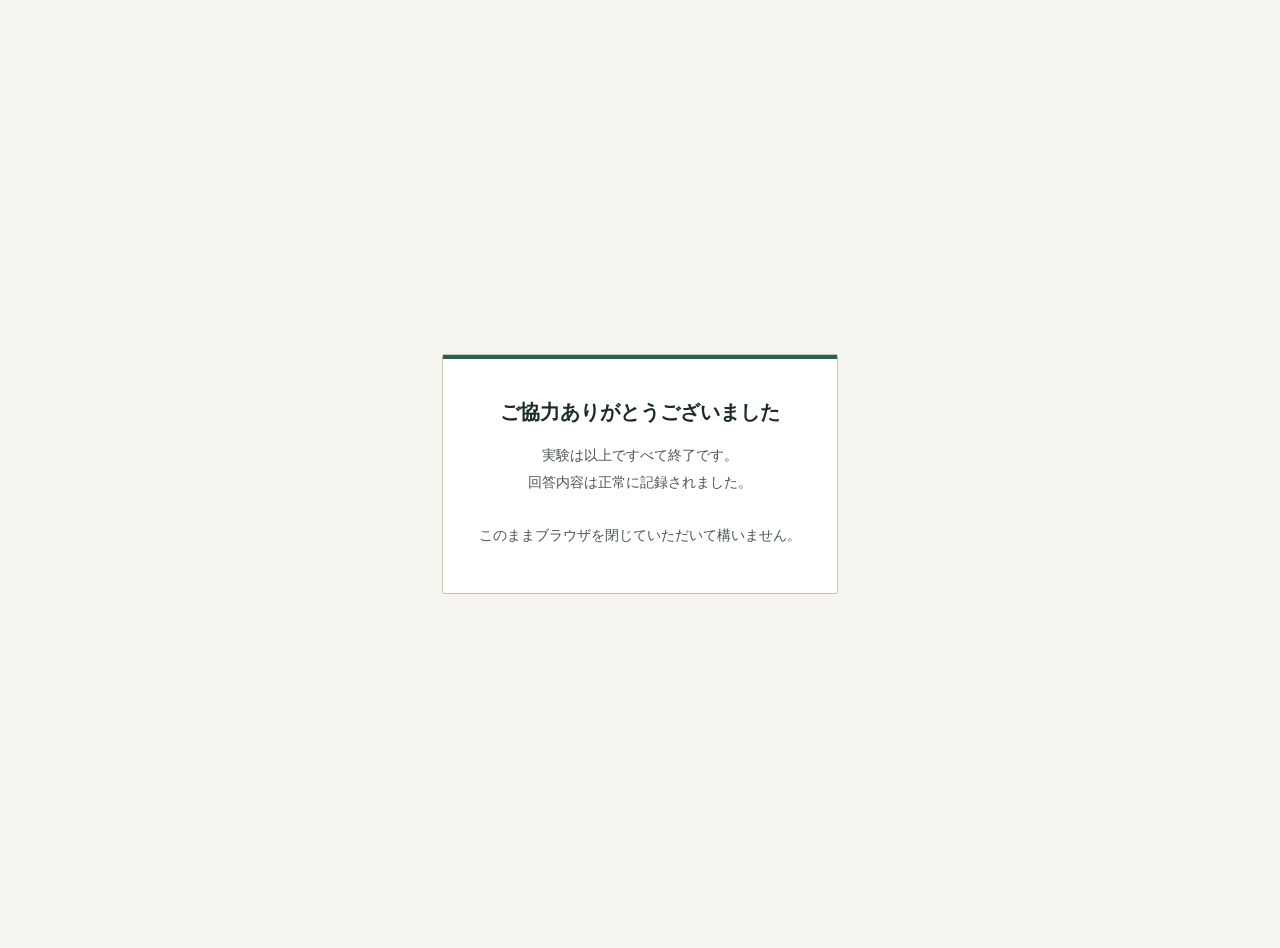
<file: complete/index.html>
<!DOCTYPE html>
<html lang="ja">
<head>
<meta charset="UTF-8">
<meta name="viewport" content="width=device-width, initial-scale=1.0">
<title>ご協力ありがとうございました</title>
<style>
  body{
    margin:0;
    min-height:100vh;
    background:#f6f4ee;
    color:#1c2b24;
    font-family:"Hiragino Sans","Yu Gothic",-apple-system,BlinkMacSystemFont,sans-serif;
    display:flex;
    align-items:center;
    justify-content:center;
    padding:24px;
  }
  .card{
    max-width:480px;
    background:#fff;
    border:1px solid #c9c2ae;
    border-radius:2px;
    padding:44px 36px;
    text-align:center;
    position:relative;
  }
  .card::before{
    content:"";
    position:absolute;
    top:0; left:0; right:0;
    height:4px;
    background:#2f5d4f;
  }
  h1{ font-size:20px; margin:0 0 16px; }
  p{ font-size:14px; line-height:1.9; color:#4b554e; margin:0; }
</style>
</head>
<body>
  <div class="card">
    <h1>ご協力ありがとうございました</h1>
    <p>
      実験は以上ですべて終了です。<br>
      回答内容は正常に記録されました。<br><br>
      このままブラウザを閉じていただいて構いません。
    </p>
  </div>
</body>
</html>
</file>
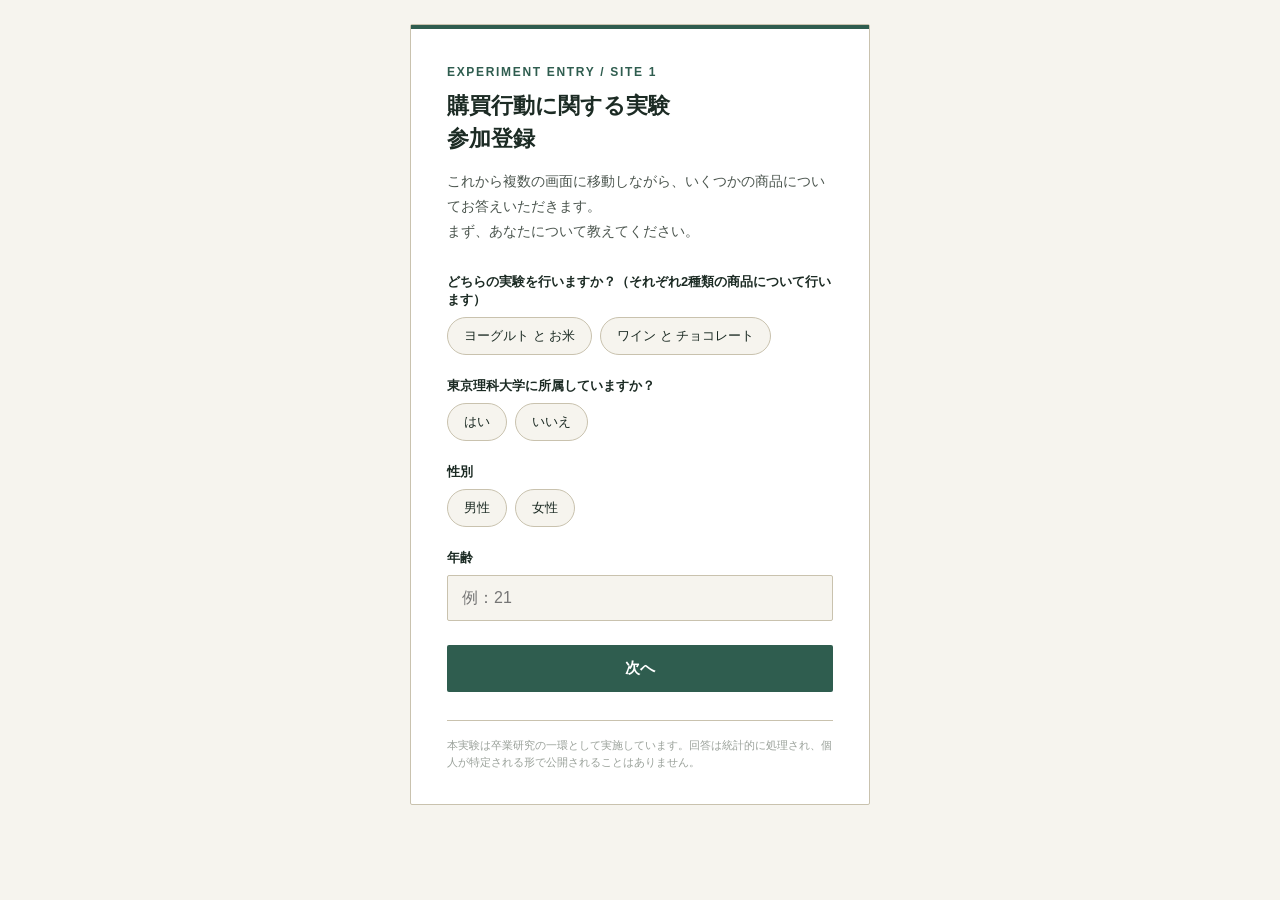
<file: site1/index.html>
<!DOCTYPE html>
<html lang="ja">
<head>
<meta charset="UTF-8">
<meta name="viewport" content="width=device-width, initial-scale=1.0">
<title>購買行動に関する実験 - 参加登録</title>
<style>
  :root{
    --ink:#1c2b24;
    --paper:#f6f4ee;
    --line:#c9c2ae;
    --accent:#2f5d4f;
    --accent-soft:#e4ece7;
    --error:#a3402f;
  }
  *{ box-sizing:border-box; }
  html,body{ min-height:100%; }
  body{
    margin:0;
    background:var(--paper);
    color:var(--ink);
    font-family:"Hiragino Sans","Yu Gothic",-apple-system,BlinkMacSystemFont,sans-serif;
    display:flex;
    align-items:flex-start;
    justify-content:center;
    padding:24px;
  }
  .card{
    width:100%;
    max-width:460px;
    background:#fff;
    border:1px solid var(--line);
    border-radius:2px;
    padding:40px 36px 32px;
    position:relative;
  }
  .card::before{
    content:"";
    position:absolute;
    top:0; left:0; right:0;
    height:4px;
    background:var(--accent);
  }
  .eyebrow{
    font-size:12px;
    letter-spacing:.14em;
    color:var(--accent);
    font-weight:600;
    margin-bottom:10px;
  }
  h1{
    font-size:22px;
    line-height:1.5;
    margin:0 0 14px;
    font-weight:700;
  }
  p.desc{
    font-size:14px;
    line-height:1.8;
    color:#4b554e;
    margin:0 0 28px;
  }
  label{
    display:block;
    font-size:13px;
    font-weight:600;
    margin-bottom:8px;
  }
  input[type="text"]{
    width:100%;
    font-size:16px;
    padding:13px 14px;
    border:1px solid var(--line);
    border-radius:2px;
    background:var(--paper);
    color:var(--ink);
    outline:none;
    transition:border-color .15s;
  }
  input[type="text"]:focus{
    border-color:var(--accent);
    background:#fff;
  }
  .hint{
    font-size:12px;
    color:#7a8279;
    margin-top:8px;
  }
  .field{ margin-top:22px; }
  .field label.q{
    display:block;
    font-size:13px;
    font-weight:600;
    margin-bottom:8px;
  }
  .radio-group{
    display:flex;
    flex-wrap:wrap;
    gap:8px;
  }
  .radio-pill{
    padding:9px 16px;
    border:1px solid var(--line);
    border-radius:20px;
    font-size:13px;
    cursor:pointer;
    background:var(--paper);
    transition:background .12s, border-color .12s, color .12s;
    user-select:none;
  }
  .radio-pill:hover{ border-color:var(--accent); }
  .radio-pill.selected{
    background:var(--accent);
    border-color:var(--accent);
    color:#fff;
    font-weight:600;
  }
  input[type="number"]{
    width:100%;
    font-size:16px;
    padding:13px 14px;
    border:1px solid var(--line);
    border-radius:2px;
    background:var(--paper);
    color:var(--ink);
    outline:none;
  }
  input[type="number"]:focus{
    border-color:var(--accent);
    background:#fff;
  }
  .flow-steps{
    margin:0 0 20px;
    padding-left:22px;
    font-size:14px;
    line-height:1.9;
    color:var(--ink);
  }
  .flow-steps li{ margin-bottom:6px; }
  .notice-box{
    background:#fbeae6;
    border:1px solid #e6c3ba;
    color:#7a3325;
    font-size:13px;
    line-height:1.8;
    padding:14px 16px;
    border-radius:2px;
    margin-bottom:24px;
  }
  button{
    width:100%;
    margin-top:24px;
    padding:14px;
    font-size:15px;
    font-weight:700;
    letter-spacing:.02em;
    border:none;
    border-radius:2px;
    background:var(--accent);
    color:#fff;
    cursor:pointer;
    transition:opacity .15s;
  }
  button:disabled{
    opacity:.55;
    cursor:not-allowed;
  }
  .msg{
    margin-top:16px;
    font-size:13px;
    line-height:1.7;
    padding:12px 14px;
    border-radius:2px;
    display:none;
  }
  .msg.error{
    display:block;
    background:#fbeae6;
    color:var(--error);
    border:1px solid #e6c3ba;
  }
  .msg.loading{
    display:block;
    background:var(--accent-soft);
    color:var(--accent);
    border:1px solid #c7d9d0;
  }
  .footer-note{
    margin-top:28px;
    font-size:11px;
    color:#9aa19a;
    line-height:1.6;
    border-top:1px solid var(--line);
    padding-top:16px;
  }
</style>
</head>
<body>

  <div class="card">
    <div class="eyebrow">EXPERIMENT ENTRY / SITE 1</div>
    <h1>購買行動に関する実験<br>参加登録</h1>
    <p class="desc">
      これから複数の画面に移動しながら、いくつかの商品についてお答えいただきます。<br>
      まず、あなたについて教えてください。
    </p>

    <form id="entryForm">
      <div class="field" style="margin-top:0;">
        <label class="q">どちらの実験を行いますか？（それぞれ2種類の商品について行います）</label>
        <div class="radio-group" data-group="pair" id="pairGroup">
          <div class="radio-pill" data-value="A">ヨーグルト と お米</div>
          <div class="radio-pill" data-value="B">ワイン と チョコレート</div>
        </div>
      </div>

      <div class="field">
        <label class="q">東京理科大学に所属していますか？</label>
        <div class="radio-group" data-group="affiliation" id="affiliationGroup">
          <div class="radio-pill" data-value="はい">はい</div>
          <div class="radio-pill" data-value="いいえ">いいえ</div>
        </div>
      </div>

      <div class="notice-box" id="rewardNotice" style="display:none;">
        <b>ご注意</b><br>
        この質問と次の入力欄は、<b>実験の報酬をお支払いするために必要な情報</b>としてお尋ねしています。それ以外の目的には使用しません。
      </div>

      <div class="field" id="field-studentId" style="display:none; margin-top:14px;">
        <label class="q" for="studentId">学籍番号</label>
        <input type="text" id="studentId" name="studentId" placeholder="例：24A1234B" autocomplete="off">
        <div class="hint">半角英数字で入力してください。</div>
      </div>

      <div class="field" id="field-email" style="display:none; margin-top:14px;">
        <label class="q" for="emailAddr">メールアドレス</label>
        <input type="text" id="emailAddr" name="emailAddr" placeholder="例：example@rikadai.jp" autocomplete="off">
        <div class="hint">報酬の受け取りに使用するメールアドレスをご入力ください。</div>
      </div>

      <div class="field">
        <label class="q">性別</label>
        <div class="radio-group" data-group="gender" id="genderGroup">
          <div class="radio-pill" data-value="男性">男性</div>
          <div class="radio-pill" data-value="女性">女性</div>
        </div>
      </div>

      <div class="field">
        <label class="q" for="age">年齢</label>
        <input type="number" id="age" min="10" max="100" placeholder="例：21">
      </div>

      <button type="submit" id="submitBtn">次へ</button>

      <div class="msg" id="msgBox"></div>
    </form>

    <div class="footer-note">
      本実験は卒業研究の一環として実施しています。回答は統計的に処理され、個人が特定される形で公開されることはありません。
    </div>
  </div>

  <div class="card" id="flowCard" style="display:none;">
    <div class="eyebrow">実験の流れ</div>
    <h1>これから行っていただく実験について</h1>

    <ol class="flow-steps">
      <li><b>アンケート</b>：商品を選ぶ際に何を重視するかを判定する質問にお答えいただきます。</li>
      <li><b>商品選択の実験</b>：2種類の商品について、実際に商品を選んでいただく実験を1セット4回、それを2財について行っていただきます。</li>
      <li><b>最後に簡単なクイズ</b>：2種類の商品それぞれについて、知識を問う簡単なクイズにお答えいただきます。</li>
    </ol>

    <div class="notice-box">
      <b>ご注意</b><br>
      本実験で提示する商品は、実際に市場に出回っている商品を参考にしていますが、価格や成分などの数値は<b>必ずしも現実の値と一致するものではありません</b>。あらかじめご了承の上、ご回答ください。
    </div>

    <button type="button" id="flowNextBtn">実験を始める</button>
  </div>

<script src="../data/config.js"></script>
<script>
  // ▼ GASデプロイ後に発行される「ウェブアプリのURL」に差し替えてください
  const GAS_URL = window.EXP_CONFIG.GAS_URL;

  // ▼ サイト2のURL（同一リポジトリ内のパスに合わせて調整してください）
  // ▼ リポジトリの絶対URL（全ページ遷移をこれ基準にすることで相対パスの事故を防ぐ）
  const BASE_URL = window.EXP_CONFIG.BASE_URL;

  const form = document.getElementById('entryForm');
  const submitBtn = document.getElementById('submitBtn');
  const msgBox = document.getElementById('msgBox');
  const idInput = document.getElementById('studentId');
  const emailInput = document.getElementById('emailAddr');
  const ageInput = document.getElementById('age');
  const genderGroup = document.getElementById('genderGroup');
  const affiliationGroup = document.getElementById('affiliationGroup');
  const rewardNotice = document.getElementById('rewardNotice');
  const fieldStudentId = document.getElementById('field-studentId');
  const fieldEmail = document.getElementById('field-email');
  let selectedGender = '';
  let selectedAffiliation = '';
  let selectedPair = '';   // 'A' = ヨーグルト＋お米 / 'B' = ワイン＋チョコレート（最初の画面で本人が選ぶ）
  const pairGroup = document.getElementById('pairGroup');
  pairGroup.querySelectorAll('.radio-pill').forEach(function(pill){
    pill.addEventListener('click', function(){
      pairGroup.querySelectorAll('.radio-pill').forEach(function(p){ p.classList.remove('selected'); });
      pill.classList.add('selected');
      selectedPair = pill.dataset.value;
    });
  });

  genderGroup.querySelectorAll('.radio-pill').forEach(function(pill){
    pill.addEventListener('click', function(){
      genderGroup.querySelectorAll('.radio-pill').forEach(function(p){ p.classList.remove('selected'); });
      pill.classList.add('selected');
      selectedGender = pill.dataset.value;
    });
  });

  affiliationGroup.querySelectorAll('.radio-pill').forEach(function(pill){
    pill.addEventListener('click', function(){
      affiliationGroup.querySelectorAll('.radio-pill').forEach(function(p){ p.classList.remove('selected'); });
      pill.classList.add('selected');
      selectedAffiliation = pill.dataset.value;

      rewardNotice.style.display = 'block';
      if(selectedAffiliation === 'はい'){
        fieldStudentId.style.display = 'block';
        fieldEmail.style.display = 'none';
        emailInput.value = '';
      } else {
        fieldEmail.style.display = 'block';
        fieldStudentId.style.display = 'none';
        idInput.value = '';
      }
    });
  });

  function showMessage(text, type){
    msgBox.textContent = text;
    msgBox.className = 'msg ' + type;
  }

  form.addEventListener('submit', function(e){
    e.preventDefault();

    if(!selectedPair){
      showMessage('どちらの実験を行うかを選択してください。', 'error');
      return;
    }
    if(!selectedAffiliation){
      showMessage('東京理科大学への所属の有無を選択してください。', 'error');
      return;
    }

    const idType = (selectedAffiliation === 'はい') ? 'studentId' : 'email';
    const id = (idType === 'studentId') ? idInput.value.trim() : emailInput.value.trim();

    if(!id){
      showMessage(idType === 'studentId' ? '学籍番号を入力してください。' : 'メールアドレスを入力してください。', 'error');
      return;
    }
    if(idType === 'email' && id.indexOf('@') === -1){
      showMessage('正しいメールアドレスを入力してください。', 'error');
      return;
    }

    const age = ageInput.value.trim();
    if(!selectedGender){
      showMessage('性別を選択してください。', 'error');
      return;
    }
    if(!age){
      showMessage('年齢を入力してください。', 'error');
      return;
    }

    submitBtn.disabled = true;
    showMessage('登録しています…', 'loading');
    registerId(id, selectedGender, age, selectedAffiliation, idType, false);
  });

  function registerId(id, gender, age, affiliation, idType, isAutoRetry){
    fetch(GAS_URL, {
      method: 'POST',
      // text/plain にすることでプリフライトを回避し、GAS側のCORS制約を避ける
      headers: { 'Content-Type': 'text/plain;charset=utf-8' },
      body: JSON.stringify({ action: 'register', id: id, gender: gender, age: age, affiliation: affiliation, idType: idType, pair: selectedPair })
    }).then(function(res){ return res.json(); })
      .then(function(data){
        if(data.status !== 'ok'){
          showMessage(data.message || '登録に失敗しました。時間をおいて再度お試しください。', 'error');
          submitBtn.disabled = false;
          return;
        }

        // 以降のサイトへIDや割り当て情報を引き継ぐ
        sessionStorage.setItem('experiment_id', data.id);
        sessionStorage.setItem('experiment_group', data.group);
        sessionStorage.setItem('experiment_good1', data.good1);
        sessionStorage.setItem('experiment_good2', data.good2);
        sessionStorage.setItem('experiment_currentGoodIndex', '1');
        sessionStorage.setItem('experiment_gender', data.gender || gender);
        sessionStorage.setItem('experiment_age', data.age || age);

        const query = new URLSearchParams({
          id: data.id, group: data.group, good1: data.good1, good2: data.good2, current: '1',
          gender: data.gender || gender, age: data.age || age
        });
        // 1財目（good1）を担当する、本番コンジョイントツールへのURL（「実験を始める」ボタンを押すまでは遷移しない）
        const nextUrl = BASE_URL + 'site2/' + data.good1 + '.html?' + query.toString();

        // 登録フォームを隠し、実験の流れ説明・注意事項の画面に切り替える
        document.querySelector('.card:not(#flowCard)').style.display = 'none';
        const flowCard = document.getElementById('flowCard');
        flowCard.style.display = 'block';
        document.getElementById('flowNextBtn').onclick = function(){
          window.location.href = nextUrl;
        };

      }).catch(function(){
        if(!isAutoRetry){
          setTimeout(function(){ registerId(id, gender, age, affiliation, idType, true); }, 800);
          return;
        }
        showMessage('通信エラーが発生しました。ネットワーク環境をご確認の上、再度お試しください。', 'error');
        submitBtn.disabled = false;
      });
  }
</script>

</body>
</html>
</file>
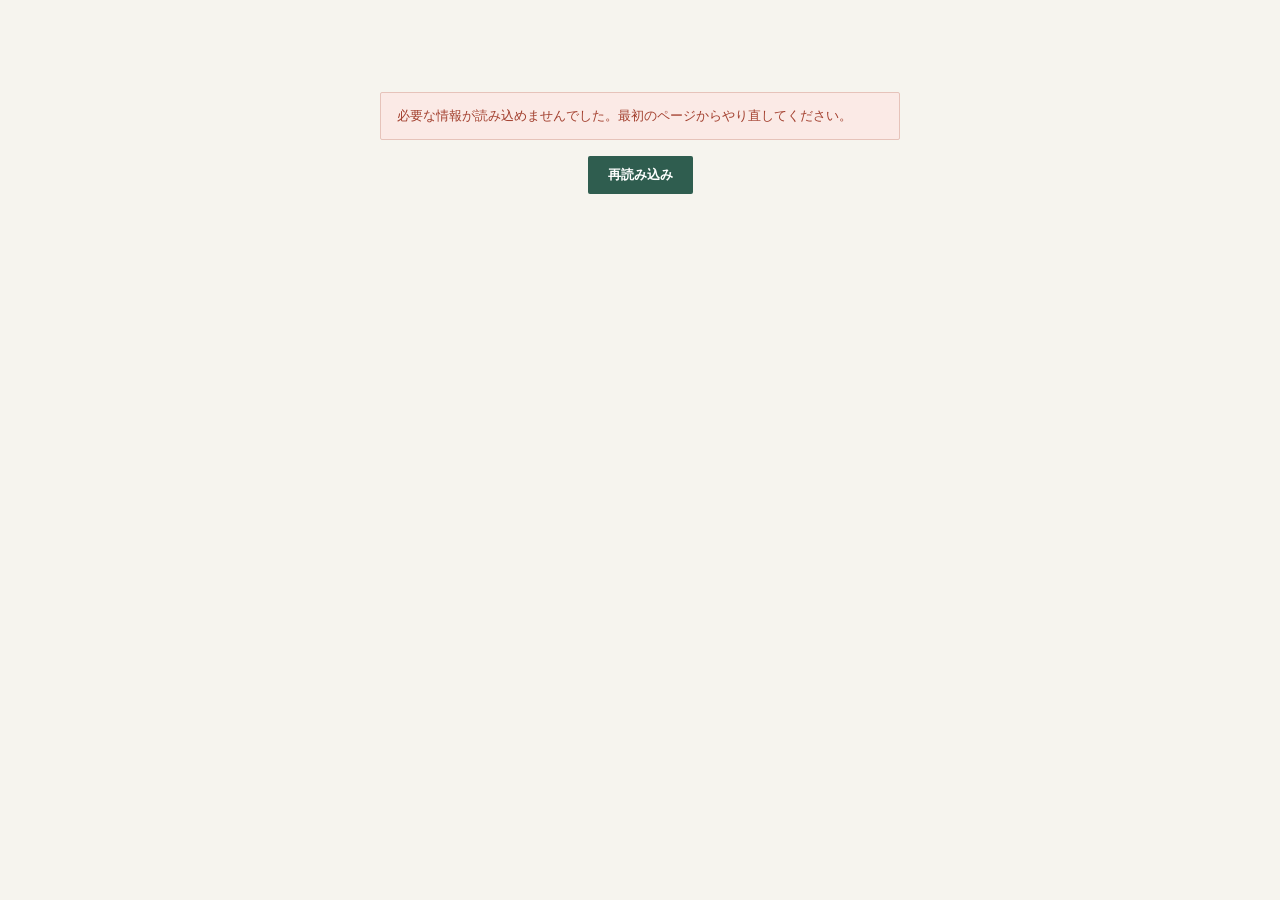
<file: site4/index.html>
<!DOCTYPE html>
<html lang="ja">
<head>
<meta charset="UTF-8">
<meta name="viewport" content="width=device-width, initial-scale=1.0">
<title>商品選択</title>
<style>
  :root{
    --ink:#1c2b24;
    --paper:#f6f4ee;
    --line:#c9c2ae;
    --accent:#2f5d4f;
    --accent-soft:#e4ece7;
    --error:#a3402f;
    --base-badge:#b5842e;
  }
  *{ box-sizing:border-box; }
  body{
    margin:0;
    min-height:100vh;
    background:var(--paper);
    color:var(--ink);
    font-family:"Hiragino Sans","Yu Gothic",-apple-system,BlinkMacSystemFont,sans-serif;
    padding:12px 14px 24px;
  }
  .wrap{ max-width:none; margin:0 auto; }
  .top{
    display:flex;
    justify-content:space-between;
    align-items:baseline;
    margin-bottom:3px;
  }
  .eyebrow{
    font-size:12px;
    letter-spacing:.12em;
    color:var(--accent);
    font-weight:700;
  }
  .progress{ font-size:12px; color:#5f685f; }
  .timer-badge{
    display:inline-block;
    margin-left:10px;
    padding:2px 9px;
    border-radius:10px;
    font-size:11px;
    font-weight:700;
    background:var(--accent-soft);
    color:var(--accent);
    letter-spacing:.02em;
  }
  .timer-badge.warn{ background:#fbeae6; color:var(--error); }
  .timeout-overlay{
    position:fixed;
    inset:0;
    background:rgba(28,43,36,.55);
    display:flex;
    align-items:center;
    justify-content:center;
    z-index:50;
  }
  .timeout-box{
    background:#fff;
    border-radius:2px;
    padding:28px 36px;
    text-align:center;
    font-size:16px;
    font-weight:700;
    color:var(--error);
    box-shadow:0 6px 24px rgba(0,0,0,.2);
  }
  h1{
    font-size:18px;
    line-height:1.5;
    margin:4px 0 4px;
    font-weight:700;
  }
  p.desc{
    font-size:13.5px;
    line-height:1.6;
    color:#4b554e;
    margin:0 0 10px;
  }
  /* 視線計測用：全カードを同じ大きさ（固定幅・正方形の画像枠・同じ高さ）にそろえる */
  :root{ --card-w:160px; }
  .grid{
    display:grid;
    grid-template-columns:repeat(auto-fill, var(--card-w));
    grid-auto-rows:1fr;
    gap:8px;
    justify-content:start;
  }
  .slide-layout{
    display:flex;
    align-items:flex-start;
    gap:14px;
  }
  .base-panel{
    flex:0 0 calc(var(--card-w) + 4px);
    position:sticky;
    top:12px;
  }
  .base-panel .card{ cursor:pointer; }
  .candidates-panel{
    flex:1;
    min-width:0;
    max-height:calc(100vh - 130px);
    overflow-y:auto;
    padding-right:4px;
  }
  @media (max-width: 720px){
    .slide-layout{ flex-direction:column; }
    .base-panel{ position:static; width:100%; flex:none; }
    .candidates-panel{ max-height:none; overflow-y:visible; width:100%; }
  }
  .card{
    width:var(--card-w);
    background:#fff;
    border:1px solid var(--line);
    border-radius:3px;
    padding:5px;
    cursor:pointer;
    transition:border-color .12s, transform .08s;
    display:flex;
    flex-direction:column;
  }
  .card:hover{ border-color:var(--accent); transform:translateY(-1px); }
  .card.base{
    border:2px solid var(--base-badge);
    background:#fdf7ec;
  }
  .badge{
    display:inline-block;
    font-size:11px;
    font-weight:700;
    color:#fff;
    background:var(--base-badge);
    padding:2px 7px;
    border-radius:8px;
    margin-bottom:4px;
    align-self:flex-start;
  }
  .thumb{
    position:relative;
    width:100%;
    height:0;
    padding:0 0 100% 0;          /* aspect-ratioを使わず、古いブラウザでも正方形になる書き方 */
    background:#fff;
    border:1px solid #ece7db;
    border-radius:2px;
    overflow:hidden;
    margin-bottom:5px;
  }
  .thumb img{ position:absolute; top:3px; left:3px; width:calc(100% - 6px); height:calc(100% - 6px); object-fit:contain; }
  .thumb.noimg{
    background:var(--accent-soft);
    font-size:9px;
    color:var(--accent);
    font-weight:600;
    text-align:center;
    padding:4px;
  }
  .pname{
    font-size:13px;
    font-weight:700;
    line-height:1.35;
    margin-bottom:4px;
    min-height:2.7em;
  }
  .attrs{ font-size:12px; color:#2f3a34; line-height:1.45; }
  .attrs div{ display:flex; justify-content:space-between; gap:3px; }
  .attrs span.k{ color:#6b746d; flex:0 0 auto; }
  .attrs span.v{ text-align:right; }

  .intro-card .thumb{ cursor:pointer; }

  .transition-screen{
    max-width:560px;
    margin:100px auto;
    text-align:center;
    background:#fff;
    border:1px solid var(--line);
    border-radius:3px;
    padding:44px 36px;
    position:relative;
  }
  .transition-screen::before{
    content:"";
    position:absolute;
    top:0; left:0; right:0;
    height:4px;
    background:var(--accent);
  }
  .transition-screen h1{ font-size:19px; margin:0 0 16px; }
  .transition-screen p{ font-size:14px; line-height:1.9; color:#4b554e; margin:0 0 26px; }
  .transition-screen button{
    padding:13px 32px;
    font-size:14px;
    font-weight:700;
    border:none;
    border-radius:2px;
    background:var(--accent);
    color:#fff;
    cursor:pointer;
  }

  .loading-screen, .end-screen, .error-screen{
    max-width:520px;
    margin:80px auto;
    text-align:center;
  }
  .spinner{
    width:34px; height:34px;
    margin:0 auto 22px;
    border:3px solid var(--line);
    border-top-color:var(--accent);
    border-radius:50%;
    animation:spin 0.9s linear infinite;
  }
  @keyframes spin{ to{ transform:rotate(360deg); } }
  .error-box{
    color:var(--error);
    background:#fbeae6;
    border:1px solid #e6c3ba;
    padding:14px 16px;
    border-radius:2px;
    font-size:13px;
    text-align:left;
  }
  button.retry{
    margin-top:16px;
    padding:10px 20px;
    font-size:13px;
    font-weight:700;
    border:none;
    border-radius:2px;
    background:var(--accent);
    color:#fff;
    cursor:pointer;
  }

  .fam-screen{ max-width:640px; margin:40px auto; }
  .fam-card{ background:#fff; border:1px solid var(--line); border-radius:3px; padding:16px; margin-bottom:14px; display:flex; gap:14px; align-items:center; }
  .fam-card .thumb{ flex:0 0 110px; width:110px; height:110px; padding:0; margin:0; cursor:default; align-self:flex-start; }
  .fam-body{ flex:1; min-width:0; }
  .fam-name{ font-size:13px; font-weight:700; margin-bottom:8px; line-height:1.4; }
  .fam-scale{ display:flex; gap:6px; flex-wrap:wrap; }
  .fam-scale label{ display:flex; flex-direction:column; align-items:center; font-size:11px; color:#4b554e; cursor:pointer; min-width:44px; }
  .fam-scale input{ margin:4px 0 2px; }
  .fam-ends{ display:flex; justify-content:space-between; font-size:10.5px; color:#7a8279; margin-top:4px; }
  .sat-row{ display:flex; align-items:center; gap:12px; flex-wrap:wrap; padding:9px 0; border-top:1px solid #eef0ec; }
  .sat-lab{ flex:0 0 118px; font-size:12.5px; font-weight:700; color:#2f3a34; }
  .sat-row .fam-scale label{ min-width:40px; }
  .sat-row.off .sat-lab{ color:#9aa39d; font-weight:400; }
  .sat-na{ font-size:12px; color:#9aa39d; }
  .rank-box{ margin-top:14px; padding-top:12px; border-top:1px dashed var(--line); }
  .rank-q{ font-size:12.5px; font-weight:700; color:#2f3a34; line-height:1.55; }
  .rank-sub{ font-size:11px; color:#7a8279; margin:2px 0 8px; }
  .rank-chips{ display:flex; flex-wrap:wrap; gap:8px; }
  button.rank-chip{ position:relative; font-size:12.5px; padding:8px 12px; border:1px solid var(--line); border-radius:3px; background:#fff; color:#2f3a34; cursor:pointer; }
  button.rank-chip.on{ border-color:var(--accent); background:#eef4ef; font-weight:700; padding-right:46px; }
  button.rank-chip .rk{ display:none; position:absolute; right:6px; top:50%; transform:translateY(-50%); background:var(--accent); color:#fff; font-size:11px; font-weight:700; padding:2px 7px; border-radius:10px; }
  button.rank-chip.on .rk{ display:inline-block; }
  button.rank-chip:disabled{ opacity:.45; cursor:not-allowed; }
  .rank-now{ font-size:12px; color:var(--accent); font-weight:700; margin-top:8px; min-height:1.4em; }
  .fam-title{ font-size:17px; font-weight:700; margin:0 0 8px; }
  .fam-head{ display:flex; justify-content:space-between; align-items:flex-start; gap:10px; margin-bottom:8px; }
  .fam-head .fam-name{ margin-bottom:0; }
  button.recall-btn{ flex:0 0 auto; font-size:12px; font-weight:700; color:var(--accent); background:#fff; border:1px solid var(--accent); border-radius:2px; padding:6px 12px; cursor:pointer; white-space:nowrap; }
  button.recall-btn:hover{ background:var(--accent-soft); }
  .recall-overlay{ position:fixed; top:0; left:0; right:0; bottom:0; background:rgba(30,36,32,.55); z-index:100; display:none; align-items:center; justify-content:center; padding:16px; }
  .recall-overlay.open{ display:flex; }
  .recall-modal{ background:var(--paper); border-radius:4px; width:100%; max-width:760px; max-height:calc(100vh - 32px); overflow-y:auto; padding:16px 18px 18px; box-shadow:0 8px 30px rgba(0,0,0,.25); }
  .recall-top{ display:flex; justify-content:space-between; align-items:center; gap:10px; margin-bottom:6px; }
  .recall-top h2{ font-size:16px; margin:0; }
  button.recall-close{ font-size:13px; font-weight:700; color:#fff; background:var(--accent); border:none; border-radius:2px; padding:7px 16px; cursor:pointer; }
  .recall-desc{ font-size:12.5px; color:#4b554e; margin:0 0 12px; line-height:1.6; }
  .recall-grid{ display:flex; flex-wrap:wrap; gap:12px; }
  .recall-item{ display:flex; flex-direction:column; gap:5px; width:var(--card-w); }
  .recall-item .cap{ font-size:12px; font-weight:700; color:#4b554e; min-height:2.9em; line-height:1.45; }
  .recall-item .cap .sub{ display:block; font-weight:400; color:#b0742a; }
  .recall-item .card{ cursor:default; }
  .recall-item .card:hover{ border-color:var(--line); transform:none; }
  .recall-none{ width:var(--card-w); border:1px dashed var(--line); border-radius:3px; padding:14px 8px; font-size:12px; color:#6b746d; text-align:center; background:#fff; }
  .fam-desc{ font-size:13px; line-height:1.7; color:#4b554e; margin:0 0 16px; }
  button.primary{ padding:12px 28px; font-size:14px; font-weight:700; border:none; border-radius:2px; background:var(--accent); color:#fff; cursor:pointer; }
  button.primary:disabled{ background:#b9c3be; cursor:not-allowed; }

  .time-bar-wrap{ position:sticky; top:0; z-index:20; background:var(--paper); margin:-12px -14px 8px; padding:10px 14px 6px; }
  .time-bar{ height:16px; border-radius:8px; background:#dcd7c8; overflow:hidden; }
  .time-bar-fill{ height:100%; width:100%; background:var(--accent); border-radius:8px; transition:background .25s; }
  .time-bar.warn .time-bar-fill{ background:#c0392b; }
  .time-bar-label{ margin-top:3px; font-size:12px; font-weight:700; color:var(--accent); text-align:right; }
  .time-bar-wrap:has(.warn) .time-bar-label{ color:#c0392b; }
</style>
</head>
<body>
  <div class="wrap" id="app">
    <div class="loading-screen">
      <div class="spinner"></div>
      <p>読み込んでいます…</p>
    </div>
  </div>

<script src="../data/config.js"></script>
<script src="../data/products.js"></script>
<script src="../data/products_round2.js"></script>
<script src="../data/product_levels.js"></script>
<script src="../data/conjoint_defs.js"></script>
<script src="../data/conjoint_engine.js"></script>
<script src="../data/co_design.js"></script>
<script>
(function(){

  const CFG = window.EXP_CONFIG;
  const GAS_URL = CFG.GAS_URL;
  const BASE_URL = CFG.BASE_URL;
  // 制限時間：CO_TIME_PER_ITEM_SEC > 0 のとき「提示枚数 × この秒数」（ver3は5。5枚=25秒・10枚=50秒・15枚=75秒・20枚=100秒）。
  // 未設定のときは従来の固定秒数 CO_TIME_LIMIT_SEC を使う。どちらも 0 なら制限なし(ver2)。
  const TIME_PER_ITEM_SEC = Number(CFG.CO_TIME_PER_ITEM_SEC) || 0;
  const TIME_FIXED_SEC = Number(CFG.CO_TIME_LIMIT_SEC) || 0;
  // 枚数ごとの秒数の指定（CO_TIME_BY_SIZE_SEC = {5:15, 10:20, 15:30, 20:40} のような形）。あれば最優先。
  const TIME_BY_SIZE = (CFG.CO_TIME_BY_SIZE_SEC && typeof CFG.CO_TIME_BY_SIZE_SEC === 'object') ? CFG.CO_TIME_BY_SIZE_SEC : null;
  function limitSecFor(n){
    if(TIME_BY_SIZE && Number(TIME_BY_SIZE[n]) > 0) return Number(TIME_BY_SIZE[n]);
    return TIME_PER_ITEM_SEC > 0 ? n * TIME_PER_ITEM_SEC : TIME_FIXED_SEC;
  }
  // 基準財の確認ページ（ver3）：CO1・CO2の前に、左端に出る「今回の基準の商品」を確認するページを挟む。制限時間はこのページでは動かない。
  const BASE_CONFIRM = !!CFG.CO_BASE_CONFIRM;
  const baseConfirmMs = { round1: null, round2: null };
  const TIME_LIMIT_SEC = TIME_PER_ITEM_SEC > 0 ? TIME_PER_ITEM_SEC : TIME_FIXED_SEC;   // 記録用（GASへ送る設定値）

  const GOOD_LABELS = { yogurt:'ヨーグルト', rice:'お米', wine:'ワイン', chocolate:'チョコレート' };

  // 各財：画像を除く5属性の表示キーとラベル（順番も表示順）。パッケージは画像で表現される。
  const FIELD_DEFS = {
    yogurt: [['price','価格'],['volume','内容量'],['expiry','消費期限'],['nutrition','栄養情報'],['calorie','カロリー']],
    rice: [['price','価格'],['origin','産地'],['volume','内容量'],['harvest','精米時期'],['polish','精米度合い']],
    wine: [['price','価格'],['origin','ブドウ産地'],['abv','アルコール度数'],['color','色'],['taste','味わい']],
    chocolate: [['price','価格'],['cacao_percent','カカオ量'],['trait','特定の効果の有無'],['calorie','カロリー'],['fairtrade','フェアトレード']]
  };
  const SIZES = window.CODesign.SIZES;

  // ---- パラメータ取得 ----
  const urlParams = new URLSearchParams(window.location.search);
  function getParam(key){
    return urlParams.get(key) || sessionStorage.getItem('experiment_' + key) || '';
  }
  const id = getParam('id');
  const group = getParam('group');
  const good1 = getParam('good1');
  const good2 = getParam('good2');
  const current = getParam('current') || '1';
  const gender = getParam('gender');
  const age = getParam('age');
  const good = urlParams.get('good') || (current === '1' ? good1 : good2);

  function parseLU(){
    let raw = urlParams.get('lu');
    if(!raw){ try{ raw = sessionStorage.getItem('experiment_lu_' + good); }catch(e){} }
    if(!raw) return null;
    try{ return JSON.parse(raw); }catch(e){ return null; }
  }
  const lu = parseLU();

  try{
    sessionStorage.setItem('experiment_id', id);
    sessionStorage.setItem('experiment_group', group);
    sessionStorage.setItem('experiment_good1', good1);
    sessionStorage.setItem('experiment_good2', good2);
    sessionStorage.setItem('experiment_current', current);
    sessionStorage.setItem('experiment_gender', gender);
    sessionStorage.setItem('experiment_age', age);
    if(lu) sessionStorage.setItem('experiment_lu_' + good, JSON.stringify(lu));
  }catch(e){}

  const app = document.getElementById('app');

  // GASのコールドスタート対策
  try{ fetch(GAS_URL, { method: 'GET', mode: 'no-cors' }).catch(function(){}); }catch(e){}

  function escapeHtml(s){
    return String(s).replace(/[&<>"']/g, function(c){
      return { '&':'&amp;', '<':'&lt;', '>':'&gt;', '"':'&quot;', "'":'&#39;' }[c];
    });
  }

  function fail(msg, retryFn){
    const retryHtml = retryFn
      ? '<button class="retry" id="retryActionBtn">再送信する</button>'
      : '<button class="retry" onclick="location.reload()">再読み込み</button>';
    app.innerHTML = '<div class="error-screen"><div class="error-box">' + msg + '</div>' + retryHtml + '</div>';
    if(retryFn) document.getElementById('retryActionBtn').addEventListener('click', retryFn);
  }

  const DEF = window.CONJOINT_DEFS && window.CONJOINT_DEFS[good];
  if(!id || !good || !DEF || !window.PRODUCTS || !window.PRODUCTS[good]){
    fail('必要な情報が読み込めませんでした。最初のページからやり直してください。');
    return;
  }
  if(!window.PRODUCTS_ROUND2 || !window.PRODUCTS_ROUND2[good] || !window.PRODUCT_LEVELS || !window.PRODUCT_LEVELS[good]){
    fail('実験用データ（products_round2.js / product_levels.js）が読み込めませんでした。<br>サーバーに data フォルダが正しくアップロードされているか確認してください。');
    return;
  }
  if(!lu || DEF.attrs.some(function(a){ return !lu[a]; })){
    fail('必要な情報（コンジョイントの結果）が読み込めませんでした。最初のページからやり直してください。');
    return;
  }

  const goodLabel = GOOD_LABELS[good];
  const fieldDefs = FIELD_DEFS[good];
  const pool = window.CODesign.buildPool(good, window.PRODUCTS[good], window.PRODUCTS_ROUND2[good], window.PRODUCT_LEVELS[good]);
  const setup = window.CODesign.setup(good, DEF, lu, pool);
  if(!setup || !setup.sq){
    fail('基準となる商品を決められませんでした。最初のページからやり直してください。');
    return;
  }
  const A0 = setup.A;   // プール内で効用が最大の商品（SQ選定の基準）。スライドごとのAは setup.As
  const SQ = setup.sq.sq;
  const sqOverrides = window.CODesign.modsToOverrides(DEF, setup.sq.mods);   // 基準財の表示上書き（ステップ2のときだけ）

  // ---- 表示 ----
  function formatValue(key, val){
    if(val === null || val === undefined) return '';
    if(key === 'price' && typeof val === 'number') return '¥' + val.toLocaleString('ja-JP');
    if(key === 'abv' && typeof val === 'number') return val + '%';
    if(key === 'cacao_percent' && typeof val === 'number') return val + '%';
    if(key === 'calorie' && typeof val === 'number') return val + 'kcal';
    if(key === 'volume' && typeof val === 'number') return val + (good === 'rice' ? 'kg' : 'g');
    if(key === 'expiry' && typeof val === 'number') return '製造から' + val + '日';
    return val;
  }

  function buildCard(product, opts){
    const el = document.createElement('div');
    el.className = 'card' + (opts.isBase ? ' base' : '');
    el.dataset.id = String(product.id);
    let inner = '';
    if(opts.isBase) inner += '<span class="badge">今回の基準の商品</span>';
    inner += '<div class="thumb"><img src="../images/' + product.image + '" alt="' + escapeHtml(product.name) + '"></div>';
    inner += '<div class="pname">' + escapeHtml(product.name) + '</div>';
    inner += '<div class="attrs">';
    fieldDefs.forEach(function(pair){
      const key = pair[0], label = pair[1];
      let val = product.attrs[key];
      if(opts.overrides && Object.prototype.hasOwnProperty.call(opts.overrides, key)) val = opts.overrides[key];
      inner += '<div><span class="k">' + label + '</span><span class="v">' + escapeHtml(formatValue(key, val)) + '</span></div>';
    });
    inner += '</div>';
    el.innerHTML = inner;
    return el;
  }

  // ---- ver3：制限時間（TIME_LIMIT_SEC > 0 のときだけ有効）。画面上部のバーが時間とともに減り、残り10秒以下で赤くなる ----
  function startCountdown(seconds, onTimeout){
    const total = seconds * 1000, t0 = Date.now();
    const bar = document.getElementById('timeBar');
    const fill = document.getElementById('timeFill');
    const label = document.getElementById('timeLabel');
    let done = false, intervalId = null;
    function render(){
      const rem = Math.max(0, total - (Date.now() - t0));
      fill.style.width = (rem / total * 100) + '%';
      bar.classList.toggle('warn', rem <= 10000);
      label.textContent = '残り ' + Math.ceil(rem / 1000) + ' 秒（制限時間 ' + seconds + ' 秒）';
      if(rem <= 0) finish();
    }
    function finish(){
      if(done) return;
      done = true;
      clearInterval(intervalId);
      onTimeout();
    }
    render();
    if(!done) intervalId = setInterval(render, 100);
    return { clear: function(){ if(done) return; done = true; clearInterval(intervalId); } };
  }
  function showTimeoutOverlay(callback){
    const overlay = document.createElement('div');
    overlay.className = 'timeout-overlay';
    overlay.innerHTML = '<div class="timeout-box">時間切れです</div>';
    document.body.appendChild(overlay);
    setTimeout(function(){ overlay.remove(); callback(); }, 1200);
  }

  // ---- 状態 ----
  const TOTAL_STEPS = SIZES.length * 2;
  let phase = 'round1';
  let remaining1 = [], remaining2 = [];
  const records = [];   // 各スライドの記録
  const choiceLog = [];   // 最後のページの「選んだ財を確認する」用（何を選んだか）
  const recallViews = { round1: 0, round2: 0 };   // 「選んだ財を確認する」を開いた回数（記録用）
  let slideNo = 0;      // 何枚目のスライドか（0始まり）。Aは提示数ごとに決まる（CO1・CO2で共通）

  function currentStepNo(){
    if(phase === 'round1') return 1 + (SIZES.length - remaining1.length);
    return 1 + SIZES.length + (SIZES.length - remaining2.length);
  }

  function nextSlide(){
    if(phase === 'round1'){
      if(remaining1.length === 0){
        phase = 'round2';
        remaining2 = window.CODesign.shuffle(SIZES);
        renderRoundTransition();
        return;
      }
      renderSlide(1, remaining1.shift());
    } else {
      if(remaining2.length === 0){ renderFamiliarity(); return; }
      renderSlide(2, remaining2.shift());
    }
  }

  // 基準財の確認ページ：このあとの画面で左端に出る基準の商品を、制限時間なしで確認してもらう。ボタンを押すと実験画面へ進む。
  function renderBaseConfirm(round, next){
    const t0 = Date.now();
    const intro = (round === 2)
      ? '<h1>ここまでで1回目の実験が終わりました</h1><p>ここからは条件を変えて、2回目の実験に入ります。<br>始める前に、2回目も基準となる商品をご確認ください。</p>'
      : '<h1>実験の前に、基準の商品をご確認ください</h1><p>次の画面から、' + goodLabel + 'を比較して選んでいただきます。</p>';
    app.innerHTML =
      '<div class="transition-screen" style="max-width:520px;">' +
        intro +
        '<p style="margin-bottom:14px;"><b>これが「今回の基準の商品」です。</b>この後の画面では、この商品が画面の一番左に表示されます。<br>内容をよく見て覚えてから、下のボタンを押してください。<br>（この画面には時間制限はありません。ボタンを押すと、すぐに実験の画面に進みます）</p>' +
        '<div id="baseConfirmCard" style="display:flex;justify-content:center;text-align:left;margin:0 auto 22px;"></div>' +
        '<button id="baseConfirmBtn">確認しました（実験を始める）</button>' +
      '</div>';
    const bc = buildCard(SQ, { isBase:true, overrides:sqOverrides });
    bc.style.width = '240px'; bc.style.cursor = 'default';
    document.getElementById('baseConfirmCard').appendChild(bc);
    document.getElementById('baseConfirmBtn').addEventListener('click', function(){
      baseConfirmMs['round' + round] = Date.now() - t0;
      next();
    });
  }

  function renderRoundTransition(){
    if(BASE_CONFIRM){ renderBaseConfirm(2, nextSlide); return; }
    app.innerHTML =
      '<div class="transition-screen">' +
        '<h1>ここまでで1回目の実験が終わりました</h1>' +
        '<p>ここからは条件を変えて、2回目の実験に入ります。<br>先ほどと同じように、' + goodLabel + 'を比較して選んでいただきます。</p>' +
        '<button id="toRound2Btn">2回目の実験を始める</button>' +
      '</div>';
    document.getElementById('toRound2Btn').addEventListener('click', nextSlide);
  }

  function chosenTypeOf(item){
    if(!item) return '基準財';
    if(item.isA) return 'A';
    if(item.isAprime) return 'Aprime';
    return 'その他';
  }

  function renderSlide(round, size){
    const slideIdx = slideNo++;
    const slide = window.CODesign.composeSlide(DEF, lu, pool, setup, round, size, undefined, slideIdx);
    const aInfo = slide.aInfo;   // このスライドのA（順位・効用つき）
    const items = slide.items;
    const t0 = Date.now();
    const limitSec = limitSecFor(size);   // このスライドの制限時間（秒）。0 = 制限なし

    let html = '';
    if(limitSec > 0){
      html += '<div class="time-bar-wrap"><div class="time-bar" id="timeBar"><div class="time-bar-fill" id="timeFill"></div></div>' +
              '<div class="time-bar-label" id="timeLabel"></div></div>';
    }
    html += '<div class="top"><span class="eyebrow">SITE 4 / ' + goodLabel + '（' + round + '回目）</span>' +
            '<span class="progress">STEP ' + currentStepNo() + ' / ' + TOTAL_STEPS + '（候補' + size + '個）</span></div>';
    html += '<h1>今回選ぶなら、どちらにしますか？</h1>';
    html += '<p class="desc">左側は今回の基準となる商品です。右側をスクロールして他の候補と見比べ、気になったものをクリックしてください。左側をクリックすれば、基準の商品を選んだことになります。' +
            (limitSec > 0 ? '<b>制限時間は' + limitSec + '秒です。</b>' : '') + '</p>';
    html += '<div class="slide-layout"><div class="base-panel" id="basePanel"></div>' +
            '<div class="candidates-panel"><div class="grid" id="slideGrid"></div></div></div>';
    app.innerHTML = html;

    const basePanel = document.getElementById('basePanel');
    const grid = document.getElementById('slideGrid');
    basePanel.appendChild(buildCard(SQ, { isBase:true, overrides:sqOverrides }));
    items.forEach(function(it){
      grid.appendChild(buildCard(it.p, { isBase:false, overrides:it.overrides }));
    });
    // 視線計測のため、基準財を含む全カードの高さを最も高いカードに合わせる（大きさのばらつきをなくす）
    (function(){
      const cards = Array.from(document.querySelectorAll('#basePanel .card, #slideGrid .card'));
      let h = 0;
      cards.forEach(function(c){ h = Math.max(h, c.offsetHeight); });
      cards.forEach(function(c){ c.style.height = h + 'px'; });
    })();

    let answered = false, timer = null;

    function commit(clickedId, timedOut){
      const rt = Date.now() - t0;
      let chosen = null, kept = false, type;
      if(timedOut){ type = '時間切れ'; }
      else if(String(clickedId) === String(SQ.id) && !items.some(function(x){ return String(x.p.id) === String(clickedId); })){
        kept = true; type = '基準財';
      } else {
        chosen = items.filter(function(x){ return String(x.p.id) === String(clickedId); })[0];
        type = chosenTypeOf(chosen);
      }
      // 選んだ商品の推定効用（画面に出ていた内容での効用。基準財を選んだ場合は基準財の効用）。時間切れは null
      let chosenU = null;
      if(!timedOut){ chosenU = kept ? setup.sq.u : (chosen && chosen.u !== undefined ? chosen.u : null); }
      records.push({
        round: round, size: size, rtMs: (limitSec > 0 ? rt : null), limitSec: limitSec, timedOut: !!timedOut, kept: kept,
        chosenU: chosenU,
        chosenNorm: chosenU === null ? null : (chosenU - setup.ev.min) / setup.ev.span,
        chosenId: timedOut ? null : String(clickedId),
        chosenName: timedOut ? '(回答なし/時間切れ)' : (kept ? SQ.name : (chosen ? chosen.p.name : '')),
        chosenType: type,
        presentedIds: items.map(function(x){ return String(x.p.id); }),
        aPos: items.findIndex(function(x){ return x.isA; }) + 1,
        aId: String(aInfo.p.id), aName: aInfo.p.name, aRank: aInfo.rank,
        aNorm: setup.ev.byId[String(aInfo.p.id)].norm, aU: aInfo.u,
        borrowedIds: slide.borrowedIds,
        aprimeExpected: round === 2 ? window.CODesign.APRIME_COUNT[size] : 0,
        aprimeShort: (round === 2 && items.filter(function(x){ return x.isAprime; }).length < window.CODesign.APRIME_COUNT[size]) ? 1 : 0,
        aprimeIds: items.filter(function(x){ return x.isAprime; }).map(function(x){ return String(x.p.id); }),
        aprimeFallbackIds: items.filter(function(x){ return x.isAprime && x.apOk === false; }).map(function(x){ return String(x.p.id); }),
        aprimeModified: items.filter(function(x){ return x.isAprime && x.apMods; }).map(function(x){
          return String(x.p.id) + ':' + Object.keys(x.apMods).map(function(a){
            return (DEF.attrLabels[a] || a) + '=' + ((DEF.dispLabels && DEF.dispLabels[a]) || DEF.labels[a])[x.apMods[a]];
          }).join('+');
        })
      });
      choiceLog.push({ round: round, size: size, timedOut: !!timedOut, kept: kept,
        product: timedOut ? null : (kept ? SQ : (chosen ? chosen.p : null)),
        overrides: timedOut ? null : (kept ? sqOverrides : (chosen ? chosen.overrides : null)) });
      nextSlide();
    }

    const clickable = Array.from(basePanel.children).concat(Array.from(grid.children));
    clickable.forEach(function(cardEl){
      cardEl.addEventListener('click', function(){
        if(answered) return;
        answered = true;
        if(timer) timer.clear();
        commit(cardEl.dataset.id, false);
      });
    });

    if(limitSec > 0){
      timer = startCountdown(limitSec, function(){
        if(answered) return;
        answered = true;
        showTimeoutOverlay(function(){ commit(null, true); });
      });
    }
  }

  // ============================================================
  // 親近感（馴染み）の質問：基準財について、5段階
  // ============================================================
  const famAnswers = {};
  const satAnswers = { r1: {}, r2: {} };   // 満足度：回ごと・候補の数(5/10/15/20)ごと（7段階）
  const rankAnswers = { r1: [], r2: [] };   // 選ぶとき重視した点（属性キー。タップした順＝重視順、最大3つ）
  const RANK_MAX = 3;

  // 「選んだ財を確認する」：その回の実験で、候補の数(5/10/15/20)ごとに選んだ商品を、画像と情報つきで出す
  function closeRecall(){
    const ov = document.getElementById('recallOverlay');
    if(ov) ov.classList.remove('open');
  }
  function openRecall(round){
    recallViews['round' + round] += 1;
    let ov = document.getElementById('recallOverlay');
    if(!ov){
      ov = document.createElement('div');
      ov.id = 'recallOverlay';
      ov.className = 'recall-overlay';
      document.body.appendChild(ov);
      ov.addEventListener('click', function(e){ if(e.target === ov) closeRecall(); });
      document.addEventListener('keydown', function(e){ if(e.key === 'Escape') closeRecall(); });
    }
    ov.innerHTML = '<div class="recall-modal"><div class="recall-top"><h2>' + round + '回目の実験で選んだ' + goodLabel + '</h2>' +
      '<button type="button" class="recall-close" id="recallClose">閉じる</button></div>' +
      '<p class="recall-desc">候補の数ごとに、そのとき選んだ商品です。</p><div class="recall-grid" id="recallGrid"></div></div>';
    const grid = document.getElementById('recallGrid');
    SIZES.slice().sort(function(a, b){ return a - b; }).forEach(function(size){
      const rec = choiceLog.filter(function(x){ return x.round === round && x.size === size; })[0];
      const item = document.createElement('div');
      item.className = 'recall-item';
      const cap = document.createElement('div');
      cap.className = 'cap';
      cap.textContent = '候補' + size + '個のとき';
      if(rec && rec.kept){ const sub = document.createElement('span'); sub.className = 'sub'; sub.textContent = '基準の商品を選びました'; cap.appendChild(sub); }
      item.appendChild(cap);
      if(rec && rec.product){
        item.appendChild(buildCard(rec.product, { isBase:false, overrides:rec.overrides }));
      } else {
        const none = document.createElement('div');
        none.className = 'recall-none';
        none.textContent = '選択なし（時間切れ）';
        item.appendChild(none);
      }
      grid.appendChild(item);
    });
    document.getElementById('recallClose').addEventListener('click', closeRecall);
    ov.classList.add('open');
    // カードの高さをそろえる
    const cards = Array.from(grid.querySelectorAll('.card'));
    let h = 0;
    cards.forEach(function(c){ h = Math.max(h, c.offsetHeight); });
    cards.forEach(function(c){ c.style.height = h + 'px'; });
  }
  function renderFamiliarity(){
    const order = [ {key:'SQ', p:SQ} ];
    famAnswers._order = 'SQ';
    let html = '<div class="fam-screen">' +
      '<h1 class="fam-title">最後に、商品についてお伺いします</h1>' +
      '<h2 style="font-size:1.05rem;margin:18px 0 6px;">1. 選んだ商品への満足度</h2>' +
      '<p class="fam-desc">候補の数（' + SIZES.slice().sort(function(a, b){ return a - b; }).join('・') + '個）ごとに、そのとき選んだ' + goodLabel + 'にどのくらい満足していますか。1回目・2回目それぞれについてお答えください。</p>' +
      [ {k:'r1', t:'1回目の実験で選んだ商品への満足度'}, {k:'r2', t:'2回目の実験で選んだ商品への満足度'} ].map(function(q){
        let h = '<div class="fam-card"><div class="fam-body"><div class="fam-head"><div class="fam-name">' + q.t + '</div>' +
          '<button type="button" class="recall-btn" data-round="' + (q.k === 'r1' ? 1 : 2) + '">選んだ財を確認する</button></div>' +
          '<div class="fam-ends" style="margin:0 0 4px;"><span>1：まったく満足していない</span><span>7：とても満足している</span></div>';
        SIZES.slice().sort(function(a, b){ return a - b; }).forEach(function(size){
          const rec = choiceLog.filter(function(x){ return x.round === (q.k === 'r1' ? 1 : 2) && x.size === size; })[0];
          const na = !!(rec && rec.timedOut);   // 時間切れで選べなかった候補数は満足度を聞かない
          h += '<div class="sat-row' + (na ? ' off' : '') + '" data-r="' + q.k + '" data-size="' + size + '"><div class="sat-lab">候補' + size + '個のとき</div>';
          if(na){ h += '<div class="sat-na">時間切れのため回答不要</div>'; }
          else {
            h += '<div class="fam-scale">';
            for(let n = 1; n <= 7; n++){ h += '<label><input type="radio" name="sat_' + q.k + '_' + size + '" value="' + n + '"><span>' + n + '</span></label>'; }
            h += '</div>';
          }
          h += '</div>';
        });
        h += '<div style="height:2px;"></div>';
        h += '<div class="rank-box" data-rk="' + q.k + '"><div class="rank-q">この商品を選ぶとき、何を重視しましたか。</div>' +
             '<div class="rank-sub">重視した項目を、重視した順に最大' + RANK_MAX + 'つまでタップしてください（もう一度タップすると取り消せます）。</div><div class="rank-chips">';
        DEF.attrs.forEach(function(a){
          h += '<button type="button" class="rank-chip" data-attr="' + a + '">' + escapeHtml(DEF.attrLabels[a]) + '<span class="rk"></span></button>';
        });
        return h + '</div><div class="rank-now"></div></div></div></div>';
      }).join('') +
      '<h2 style="font-size:1.05rem;margin:22px 0 6px;">2. 基準の商品への馴染み</h2>' +
      '<p class="fam-desc">これまでの実験で基準として表示されていた次の商品について、ふだんどのくらい馴染みがあるかをお答えください（見たことがある、買ったことがある、よく知っている、など）。</p>';
    order.forEach(function(x, idx){
      html += '<div class="fam-card"><div class="thumb"><img src="../images/' + x.p.image + '" alt=""></div>' +
        '<div class="fam-body"><div class="fam-name">' + escapeHtml(x.p.name) + '</div>' +
        '<div class="fam-scale">';
      for(let n = 1; n <= 5; n++){
        html += '<label><input type="radio" name="fam_' + x.key + '" value="' + n + '"><span>' + n + '</span></label>';
      }
      html += '</div><div class="fam-ends"><span>1：まったく馴染みがない</span><span>5：とても馴染みがある</span></div></div></div>';
    });
    html += '<div style="text-align:center;margin-top:18px;"><button class="primary" id="famSubmit" disabled>回答を送信して次へ</button></div></div>';
    app.innerHTML = html;
    Array.from(document.querySelectorAll('.recall-btn')).forEach(function(b){
      b.addEventListener('click', function(){ openRecall(Number(b.dataset.round)); });
    });
    const btn = document.getElementById('famSubmit');
    function renderRank(k){
      const box = document.querySelector('.rank-box[data-rk="' + k + '"]');
      const sel = rankAnswers[k];
      Array.from(box.querySelectorAll('.rank-chip')).forEach(function(c){
        const pos = sel.indexOf(c.dataset.attr);
        c.classList.toggle('on', pos >= 0);
        c.querySelector('.rk').textContent = pos >= 0 ? (pos + 1) + '位' : '';
        c.disabled = pos < 0 && sel.length >= RANK_MAX;
      });
      box.querySelector('.rank-now').textContent = sel.length ? ('重視した順：' + sel.map(function(a, i){ return (i + 1) + '位 ' + DEF.attrLabels[a]; }).join(' → ')) : '';
    }
    Array.from(document.querySelectorAll('.rank-box')).forEach(function(box){
      const k = box.dataset.rk;
      Array.from(box.querySelectorAll('.rank-chip')).forEach(function(c){
        c.addEventListener('click', function(){
          const sel = rankAnswers[k], pos = sel.indexOf(c.dataset.attr);
          if(pos >= 0){ sel.splice(pos, 1); }          // 取り消し（後ろの順位は繰り上がる）
          else if(sel.length < RANK_MAX){ sel.push(c.dataset.attr); }
          renderRank(k); update();
        });
      });
      renderRank(k);
    });
    function update(){
      ['SQ'].forEach(function(k){
        const el = document.querySelector('input[name="fam_' + k + '"]:checked');
        famAnswers[k] = el ? Number(el.value) : null;
      });
      let satOk = true;
      ['r1','r2'].forEach(function(k){
        SIZES.forEach(function(size){
          const row = document.querySelector('.sat-row[data-r="' + k + '"][data-size="' + size + '"]');
          if(!row || row.classList.contains('off')){ satAnswers[k][size] = null; return; }   // 時間切れは回答なし
          const el = document.querySelector('input[name="sat_' + k + '_' + size + '"]:checked');
          satAnswers[k][size] = el ? Number(el.value) : null;
          if(satAnswers[k][size] == null) satOk = false;
        });
      });
      btn.disabled = !(famAnswers.SQ && satOk && rankAnswers.r1.length >= 1 && rankAnswers.r2.length >= 1);
    }
    Array.from(document.querySelectorAll('.fam-scale input')).forEach(function(inp){ inp.addEventListener('change', update); });
    btn.addEventListener('click', function(){ update(); if(!btn.disabled) submitResults(); });
  }

  // ============================================================
  // 送信 & 次のステップへ
  // ============================================================
  function labelOf(attr){ return DEF.attrLabels[attr]; }

  function submitResults(){
    const payload = {
      action: 'submitCO', schema: 2, id: id, good: good,
      levelVersion: window.CONJOINT_VERSION, timeLimitSec: (TIME_BY_SIZE ? Object.keys(TIME_BY_SIZE).sort(function(a,b){return a-b;}).map(function(k){return TIME_BY_SIZE[k];}).join('/') + '秒（' + Object.keys(TIME_BY_SIZE).sort(function(a,b){return a-b;}).join('/') + '枚）' : (TIME_PER_ITEM_SEC > 0 ? TIME_PER_ITEM_SEC + '秒×提示枚数' : TIME_FIXED_SEC)),
      top2: setup.top2, top2Labels: setup.top2.map(labelOf),
      poolSize: pool.length,
      A: { id: String(A0.id), name: A0.name, round: A0.round, norm: setup.ev.byId[String(A0.id)].norm, u: setup.ev.byId[String(A0.id)].u },   // プール内の最適財(1位)
      aList: setup.As.map(function(x, k){ return { size: SIZES[k], id: String(x.p.id), name: x.p.name, rank: x.rank, norm: x.norm, u: x.u }; }),   // 提示数(5/10/15/20)ごとのA（CO1・CO2で共通）
      SQ: {
        id: String(SQ.id), name: SQ.name, round: SQ.round, step: setup.sq.step,
        mods: Object.keys(setup.sq.mods).map(function(a){ return labelOf(a) + '→' + DEF.labels[a][setup.sq.mods[a]]; }),
        modCount: Object.keys(setup.sq.mods).length,
        top2Match: setup.sq.top2Match, top2MatchedAttrs: (setup.sq.top2MatchedAttrs || []).map(labelOf),   // 重要2項目のうちA0と一致した数(0〜2)・属性
        norm: setup.sq.norm, u: setup.sq.u, rank: setup.sq.rank, gapRaw: setup.sq.gapRaw, gapNorm: setup.sq.gapNorm
      },
      aValues: DEF.attrs.map(function(a){ return labelOf(a) + ':' + (DEF.coding[a] === 'linear' ? A0.v[a] : (A0.v[a] >= 0 ? DEF.labels[a][A0.v[a]] : '水準外')); }),
      reserveIds: setup.reserve.map(function(p){ return String(p.id); }),
      slides: records,
      familiarity: { SQ: famAnswers.SQ, order: famAnswers._order },
      satisfaction: { round1: satAnswers.r1, round2: satAnswers.r2 },   // 7段階（高いほど満足）。{ 候補の数(5/10/15/20): 点数 }（時間切れの候補数は null）
      priority: {   // 選ぶとき重視した点（タップ順＝1位,2位,3位。項目名）
        round1: rankAnswers.r1.map(labelOf), round2: rankAnswers.r2.map(labelOf),
        round1Keys: rankAnswers.r1.slice(), round2Keys: rankAnswers.r2.slice()
      },
      recallViews: { round1: recallViews.round1, round2: recallViews.round2 },   // 「選んだ財を確認する」を開いた回数
      baseConfirmMs: { round1: baseConfirmMs.round1, round2: baseConfirmMs.round2 }   // 基準財の確認ページに滞在した時間(ms)。ページなしのときは null
    };
    try{ sessionStorage.setItem('experiment_pendingCO_' + good, JSON.stringify(payload)); }catch(e){}
    sendCOPayload(payload);
  }

  // 通信エラー・サーバーエラーいずれの場合も 1,2,4,8,16秒間隔で最大5回自動リトライする
  const CO_RETRY_DELAYS_MS = [1000, 2000, 4000, 8000, 16000];

  function sendCOPayload(payload, attempt){
    attempt = attempt || 0;
    const attemptLabel = attempt > 0 ? '（自動再送信 ' + attempt + '/' + CO_RETRY_DELAYS_MS.length + ' 回目…）' : '';
    app.innerHTML = '<div class="loading-screen"><div class="spinner"></div><p>結果を記録しています…' + attemptLabel + '</p></div>';

    fetch(GAS_URL, { method: 'POST', headers: { 'Content-Type': 'text/plain;charset=utf-8' }, body: JSON.stringify(payload) })
      .then(function(res){
        return res.text().then(function(text){
          let parsed;
          try{ parsed = JSON.parse(text); }
          catch(e){ throw new Error('サーバーから予期しない応答（HTTP ' + res.status + '）: ' + text.slice(0, 200)); }
          return parsed;
        });
      })
      .then(function(data){
        if(data.status !== 'ok'){ retryOrFail(payload, attempt, (data.message || '記録に失敗しました。')); return; }
        try{ sessionStorage.removeItem('experiment_pendingCO_' + good); }catch(e){}
        goToNext();
      })
      .catch(function(err){ retryOrFail(payload, attempt, '通信エラーが発生しました：' + err.message); });
  }

  function retryOrFail(payload, attempt, message){
    if(attempt < CO_RETRY_DELAYS_MS.length){
      const delay = CO_RETRY_DELAYS_MS[attempt];
      app.innerHTML = '<div class="loading-screen"><div class="spinner"></div><p>' + escapeHtml(message) +
        '<br>' + Math.round(delay / 1000) + '秒後に自動で再送信します…</p></div>';
      setTimeout(function(){ sendCOPayload(payload, attempt + 1); }, delay);
      return;
    }
    fail(escapeHtml(message) + '<br>回答データは保存されているので、再送信できます。', function(){ sendCOPayload(payload, 0); });
  }

  function goToNext(){
    const query = new URLSearchParams({ id:id, group:group, good1:good1, good2:good2, current:current, gender:gender, age:age });
    const target = (current === '1') ? good1 : good2;
    window.location.href = BASE_URL + 'site5/' + target + '.html?' + query.toString();
  }

  // ---- 開始 ----
  function startExperiment(){
    remaining1 = window.CODesign.shuffle(SIZES);
    if(BASE_CONFIRM){ renderBaseConfirm(1, nextSlide); } else { nextSlide(); }
  }

  // 直前のセッションで送信に失敗した回答が残っていれば、まずそれを再送信する
  let pendingRaw = null;
  try{ pendingRaw = sessionStorage.getItem('experiment_pendingCO_' + good); }catch(e){}
  if(pendingRaw){
    try{
      const pendingPayload = JSON.parse(pendingRaw);
      app.innerHTML = '<div class="loading-screen"><div class="spinner"></div><p>前回未送信だった回答が見つかりました。送信しています…</p></div>';
      sendCOPayload(pendingPayload);
    }catch(e){
      try{ sessionStorage.removeItem('experiment_pendingCO_' + good); }catch(e2){}
      startExperiment();
    }
  } else {
    startExperiment();
  }

})();
</script>
</body>
</html>
</file>
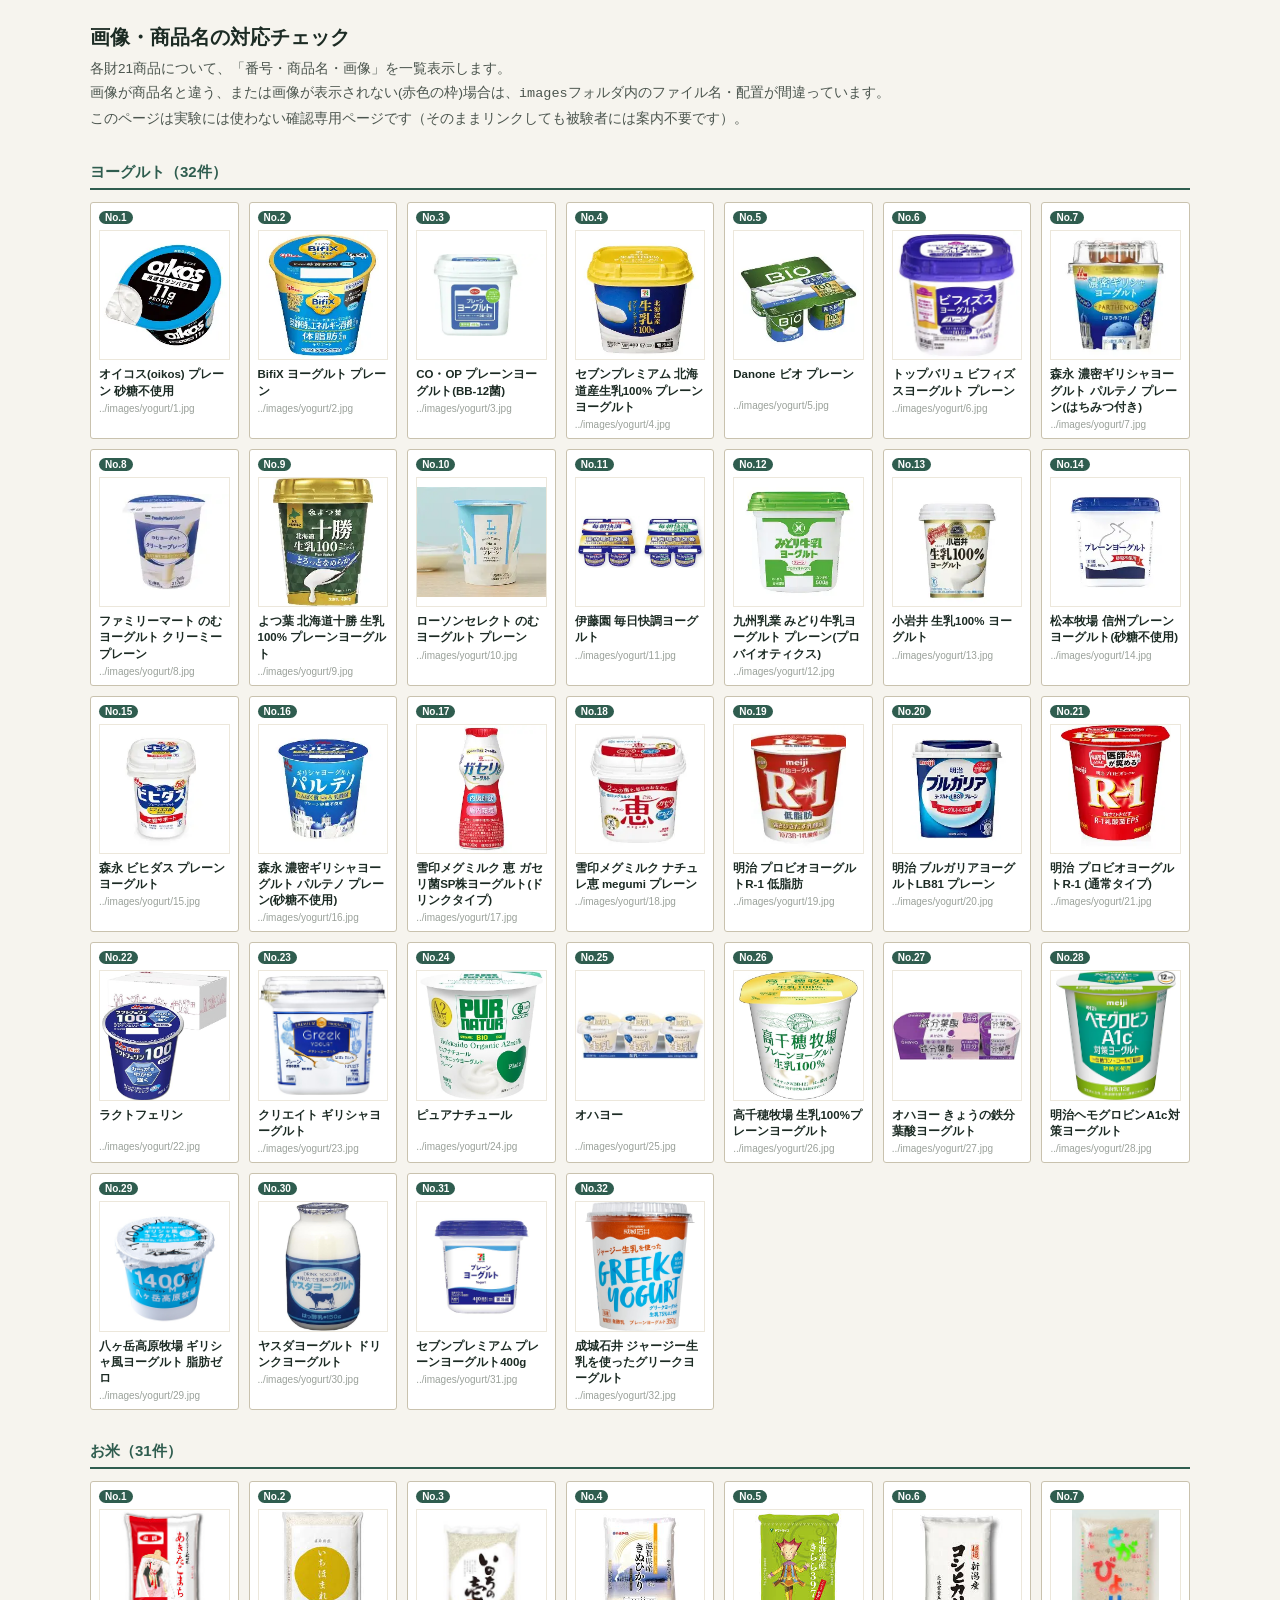
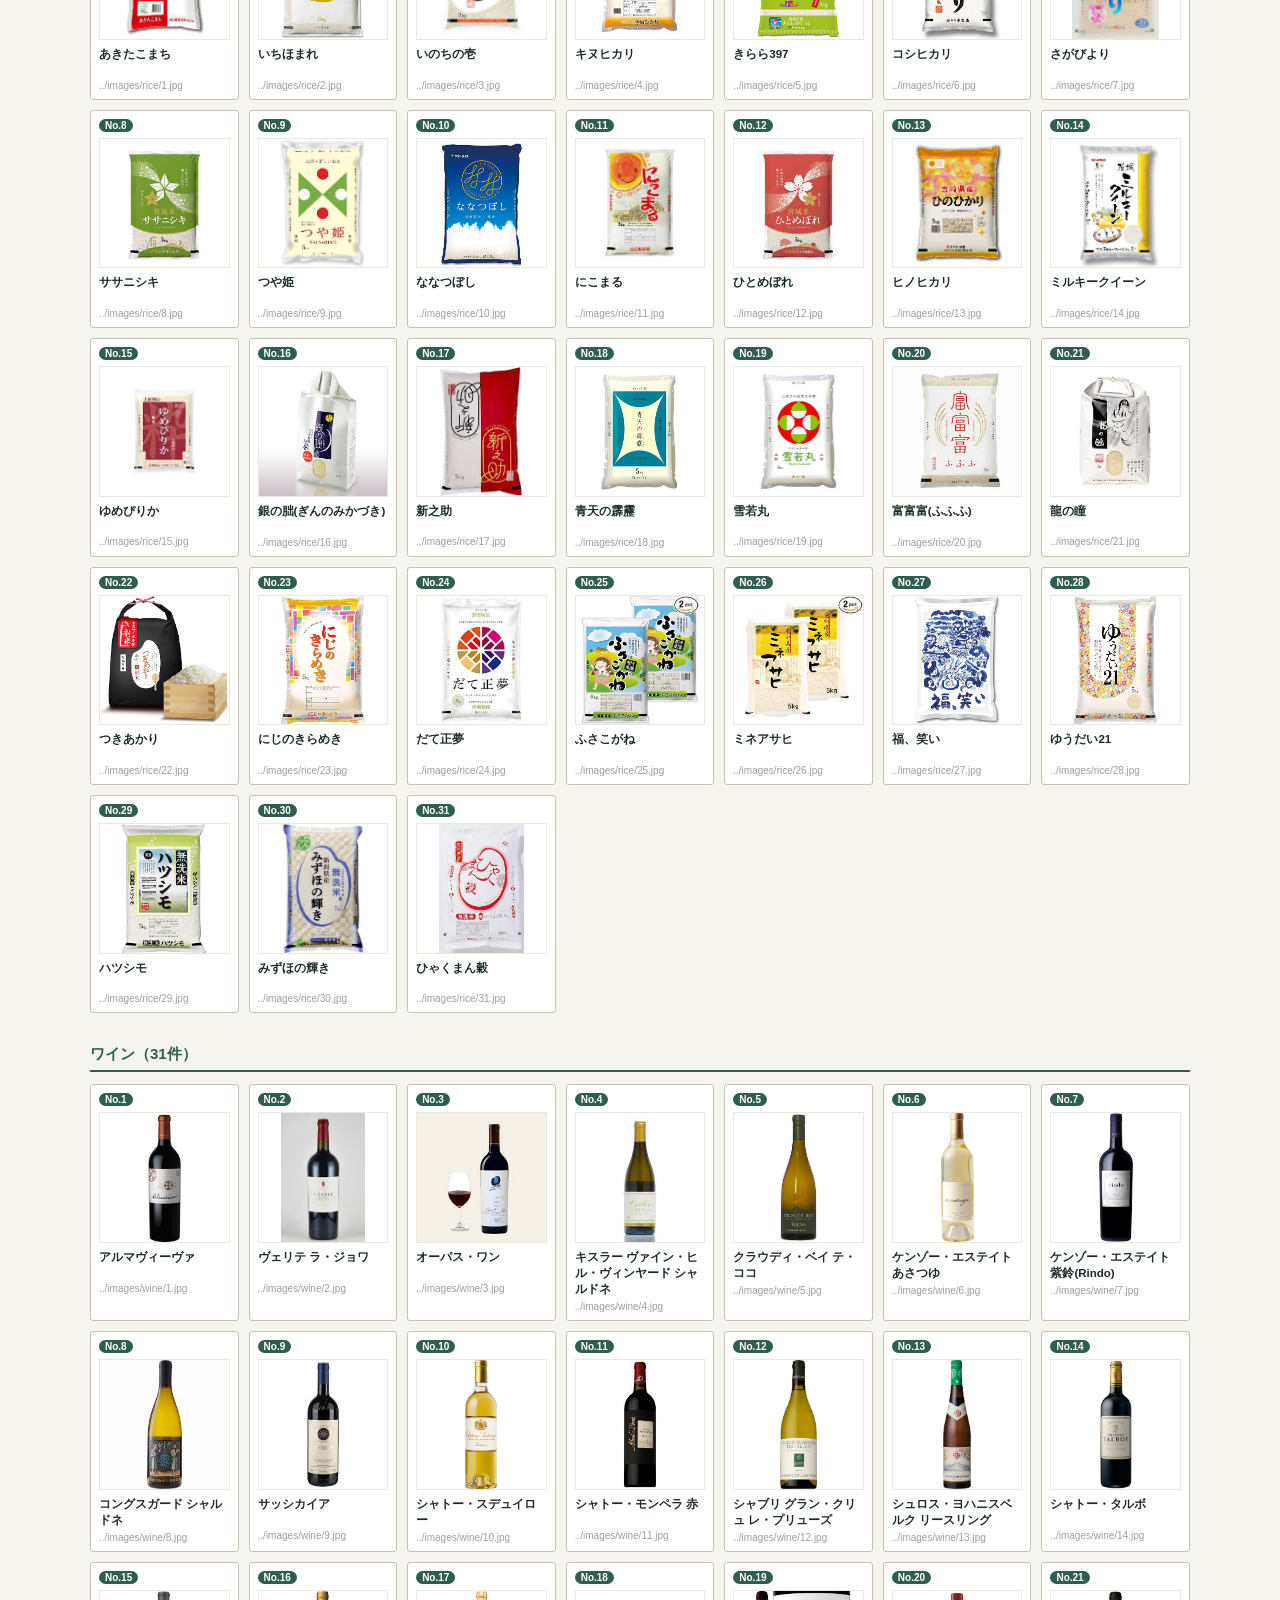
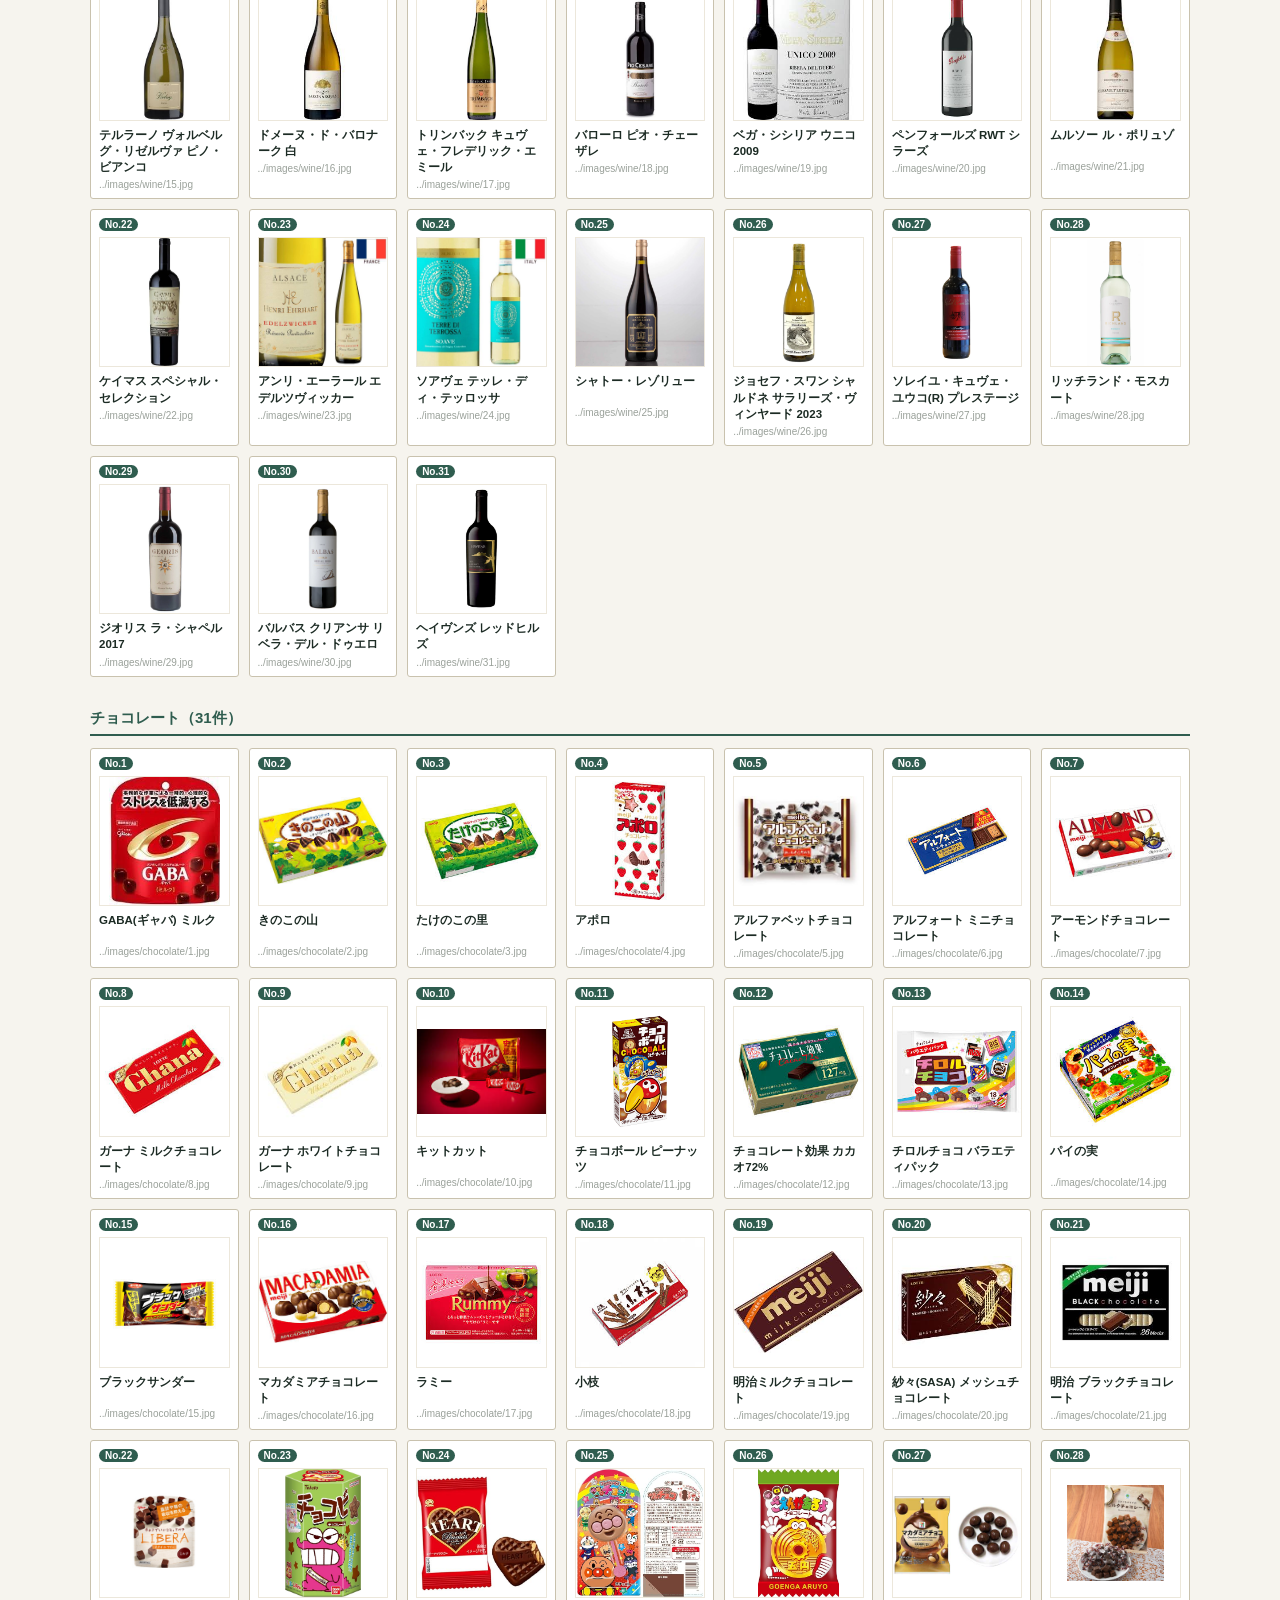
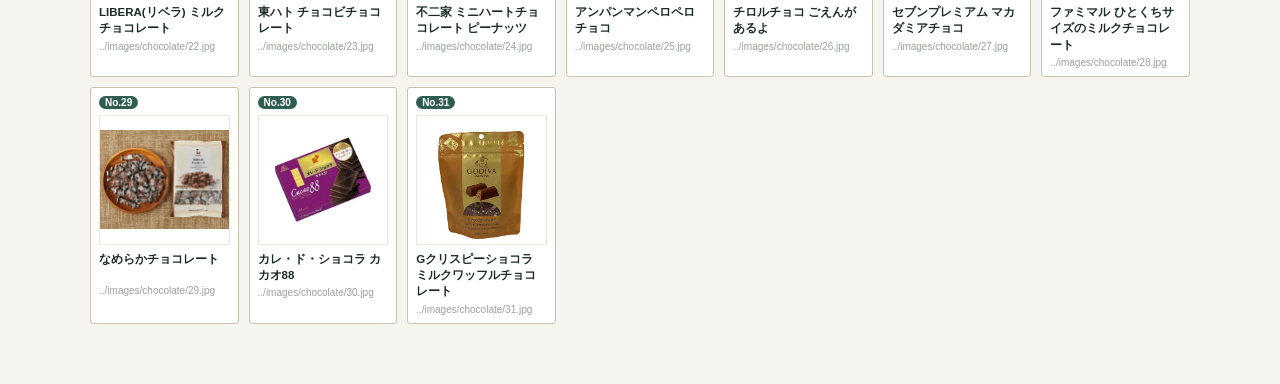
<file: verify/index.html>
<!DOCTYPE html>
<html lang="ja">
<head>
<meta charset="UTF-8">
<meta name="viewport" content="width=device-width, initial-scale=1.0">
<title>画像・商品名 対応チェック</title>
<style>
  :root{ --ink:#1c2b24; --paper:#f6f4ee; --line:#c9c2ae; --accent:#2f5d4f; }
  *{ box-sizing:border-box; }
  body{
    margin:0;
    background:var(--paper);
    color:var(--ink);
    font-family:"Hiragino Sans","Yu Gothic",-apple-system,BlinkMacSystemFont,sans-serif;
    padding:24px 16px 60px;
  }
  .wrap{ max-width:1100px; margin:0 auto; }
  h1{ font-size:20px; margin:0 0 6px; }
  p.desc{ font-size:13.5px; color:#4b554e; line-height:1.8; margin:0 0 24px; }
  h2{
    font-size:15px;
    margin:32px 0 12px;
    padding-bottom:6px;
    border-bottom:2px solid var(--accent);
    color:var(--accent);
  }
  .grid{
    display:grid;
    grid-template-columns:repeat(auto-fill, minmax(140px, 1fr));
    gap:10px;
  }
  .card{
    background:#fff;
    border:1px solid var(--line);
    border-radius:3px;
    padding:8px;
    font-size:11.5px;
  }
  .no{
    display:inline-block;
    font-size:10px;
    font-weight:700;
    color:#fff;
    background:var(--accent);
    padding:1px 6px;
    border-radius:8px;
    margin-bottom:6px;
  }
  .thumb{
    width:100%;
    aspect-ratio:1/1;
    background:#fff;
    border:1px solid #ece7db;
    display:flex;
    align-items:center;
    justify-content:center;
    overflow:hidden;
    margin-bottom:6px;
  }
  .thumb img{ width:100%; height:100%; object-fit:contain; }
  .thumb.broken{
    background:#fbeae6;
    color:#a3402f;
    font-weight:700;
    text-align:center;
    padding:6px;
  }
  .name{ font-weight:700; line-height:1.4; min-height:2.6em; }
  .path{ color:#9aa19a; font-size:10px; margin-top:4px; word-break:break-all; }
</style>
</head>
<body>
  <div class="wrap">
    <h1>画像・商品名の対応チェック</h1>
    <p class="desc">
      各財21商品について、「番号・商品名・画像」を一覧表示します。<br>
      画像が商品名と違う、または画像が表示されない(赤色の枠)場合は、<code>images</code>フォルダ内のファイル名・配置が間違っています。<br>
      このページは実験には使わない確認専用ページです（そのままリンクしても被験者には案内不要です）。
    </p>
    <div id="output">読み込んでいます…</div>
  </div>

<script src="../data/products.js"></script>
<script>
  const GOOD_LABELS = { yogurt:'ヨーグルト', rice:'お米', wine:'ワイン', chocolate:'チョコレート' };
  const output = document.getElementById('output');

  if(!window.PRODUCTS){
    output.textContent = 'products.js が読み込めませんでした。';
  } else {
    output.innerHTML = '';
    Object.keys(GOOD_LABELS).forEach(function(good){
      const items = window.PRODUCTS[good] || [];
      const section = document.createElement('div');
      section.innerHTML = '<h2>' + GOOD_LABELS[good] + '（' + items.length + '件）</h2>';
      const grid = document.createElement('div');
      grid.className = 'grid';

      items.forEach(function(p){
        const card = document.createElement('div');
        card.className = 'card';
        const imgPath = '../images/' + p.image;
        card.innerHTML =
          '<span class="no">No.' + p.id + '</span>' +
          '<div class="thumb"><img src="' + imgPath + '" ' +
            'onerror="this.parentElement.classList.add(\'broken\'); this.remove(); this.parentElement.textContent=\'画像が見つかりません\';"></div>' +
          '<div class="name">' + p.name + '</div>' +
          '<div class="path">' + imgPath + '</div>';
        grid.appendChild(card);
      });

      section.appendChild(grid);
      output.appendChild(section);
    });
  }
</script>
</body>
</html>
</file>
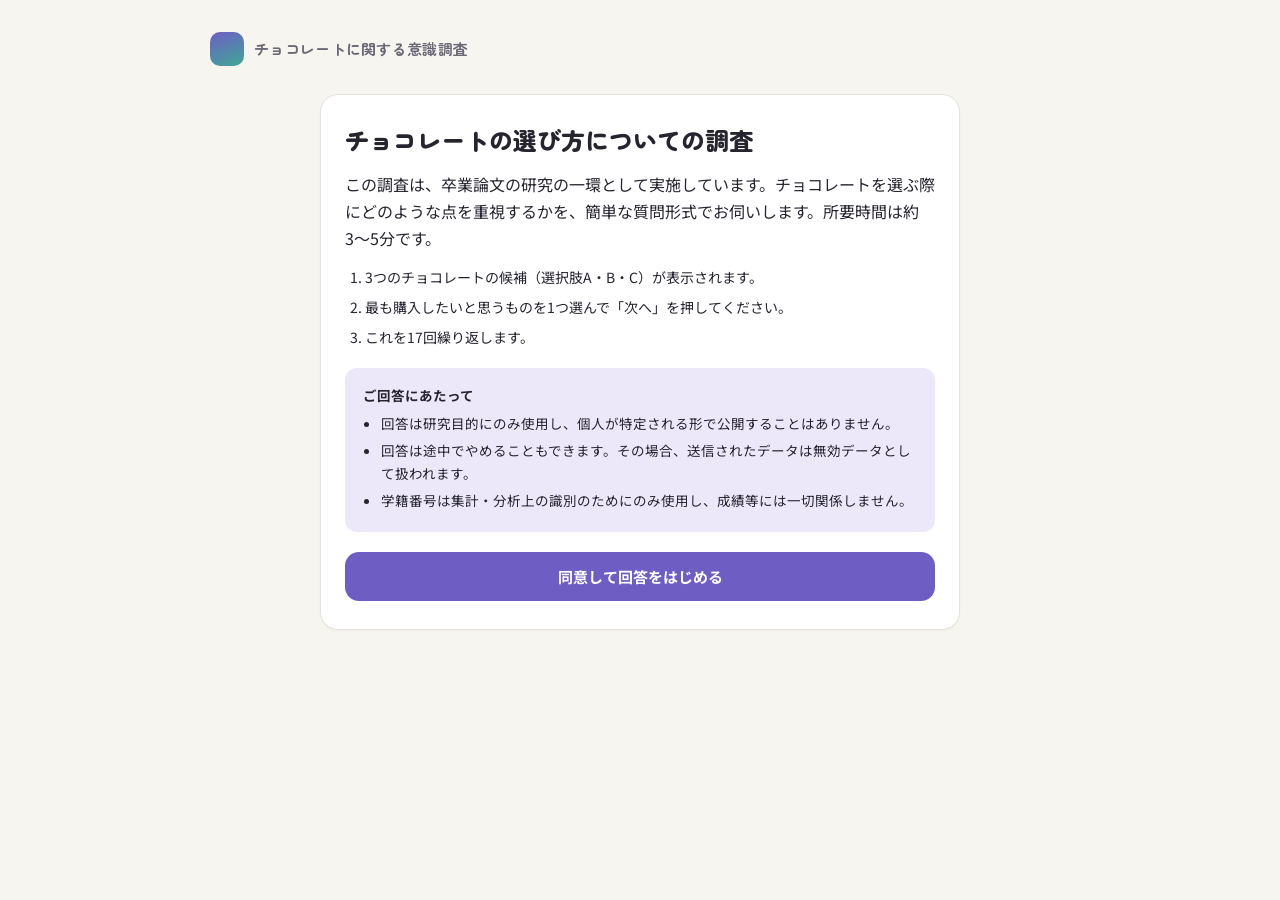
<file: site2/chocolate.html>
<!DOCTYPE html>
<html lang="ja">
<head>
<meta charset="UTF-8">
<meta name="viewport" content="width=device-width, initial-scale=1.0">
<title>チョコレートに関するアンケート調査</title>
<link rel="preconnect" href="https://fonts.googleapis.com">
<link href="https://fonts.googleapis.com/css2?family=Zen+Maru+Gothic:wght@500;700;900&family=Noto+Sans+JP:wght@400;500;700&display=swap" rel="stylesheet">
<link rel="stylesheet" href="../data/conjoint.css">
</head>
<body>
<div class="app">

  <header class="top">
    <div class="yogurt-mark"></div>
    <div class="title">チョコレートに関する意識調査</div>
  </header>

  <!-- ============ 画面1: 説明 ============ -->
  <section id="screen-intro" class="screen active">
    <div class="card">
      <h1>チョコレートの選び方についての調査</h1>
      <p>この調査は、卒業論文の研究の一環として実施しています。チョコレートを選ぶ際にどのような点を重視するかを、簡単な質問形式でお伺いします。所要時間は約3〜5分です。</p>
      <ol class="intro-steps">
        <li>3つのチョコレートの候補（選択肢A・B・C）が表示されます。</li>
        <li>最も購入したいと思うものを1つ選んで「次へ」を押してください。</li>
        <li>これを17回繰り返します。</li>
      </ol>
      <div class="consent-box">
        <strong>ご回答にあたって</strong>
        <ul>
          <li>回答は研究目的にのみ使用し、個人が特定される形で公開することはありません。</li>
          <li>回答は途中でやめることもできます。その場合、送信されたデータは無効データとして扱われます。</li>
          <li>学籍番号は集計・分析上の識別のためにのみ使用し、成績等には一切関係しません。</li>
        </ul>
      </div>
      <button class="btn" id="btn-start">同意して回答をはじめる</button>
    </div>
  </section>

  <!-- ============ 画面2: 3択×17セット ============ -->
  <section id="screen-conjoint" class="screen">
    <div class="progress-label" id="progress-label">セット 1 / 17</div>
    <div class="progress-wrap" id="progress-wrap"></div>
    <div class="card">
      <div class="set-question">どのチョコレートを選びますか？</div>
      <div class="options-grid">
        <div class="option-card" id="option-A" data-choice="0"></div>
        <div class="option-card" id="option-B" data-choice="1"></div>
        <div class="option-card" id="option-C" data-choice="2"></div>
      </div>
      <button class="btn" id="btn-next-set" disabled style="margin-top:6px;">次へ</button>
    </div>
  </section>

  <!-- ============ 画面3: 記録中（診断結果は表示しない） ============ -->
  <section id="screen-result" class="screen">
    <div class="card">
      <h2 style="text-align:center;">ご回答ありがとうございました</h2>
      <div class="spinner"></div>
      <p class="muted" id="submit-status" style="text-align:center;">回答を記録しています…</p>
      <button class="btn secondary" id="btn-retry-submit" style="display:none;">回答をもう一度記録する</button>
    </div>
    <footer class="note">回答データは研究目的にのみ使用されます。</footer>
  </section>

</div>

<script src="../data/config.js"></script>
<script src="../data/conjoint_defs.js"></script>
<script src="../data/conjoint_engine.js"></script>
<script>window.GOOD_CODE = "chocolate";</script>
<script src="../data/conjoint_page.js"></script>
</body>
</html>
</file>
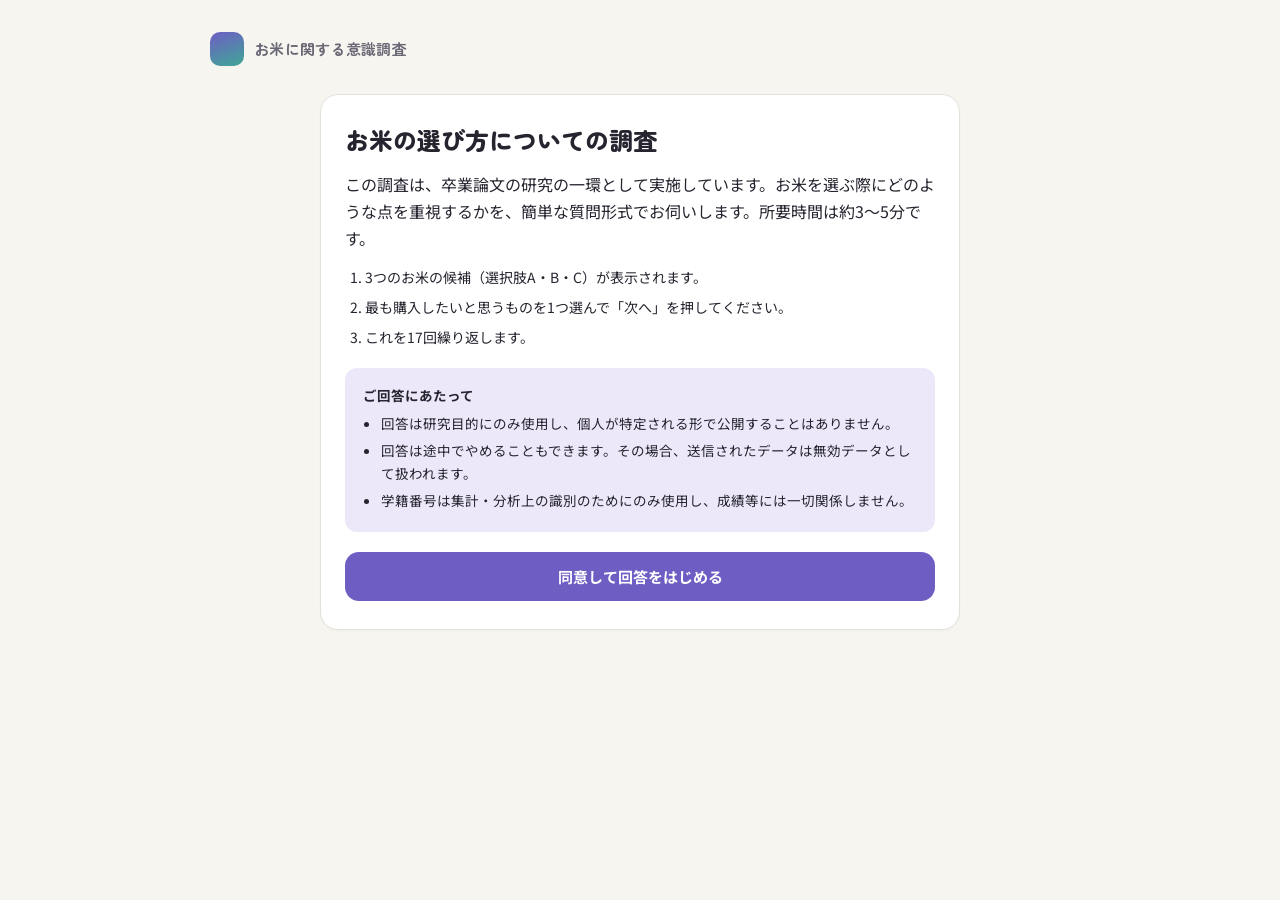
<file: site2/rice.html>
<!DOCTYPE html>
<html lang="ja">
<head>
<meta charset="UTF-8">
<meta name="viewport" content="width=device-width, initial-scale=1.0">
<title>お米に関するアンケート調査</title>
<link rel="preconnect" href="https://fonts.googleapis.com">
<link href="https://fonts.googleapis.com/css2?family=Zen+Maru+Gothic:wght@500;700;900&family=Noto+Sans+JP:wght@400;500;700&display=swap" rel="stylesheet">
<link rel="stylesheet" href="../data/conjoint.css">
</head>
<body>
<div class="app">

  <header class="top">
    <div class="yogurt-mark"></div>
    <div class="title">お米に関する意識調査</div>
  </header>

  <!-- ============ 画面1: 説明 ============ -->
  <section id="screen-intro" class="screen active">
    <div class="card">
      <h1>お米の選び方についての調査</h1>
      <p>この調査は、卒業論文の研究の一環として実施しています。お米を選ぶ際にどのような点を重視するかを、簡単な質問形式でお伺いします。所要時間は約3〜5分です。</p>
      <ol class="intro-steps">
        <li>3つのお米の候補（選択肢A・B・C）が表示されます。</li>
        <li>最も購入したいと思うものを1つ選んで「次へ」を押してください。</li>
        <li>これを17回繰り返します。</li>
      </ol>
      <div class="consent-box">
        <strong>ご回答にあたって</strong>
        <ul>
          <li>回答は研究目的にのみ使用し、個人が特定される形で公開することはありません。</li>
          <li>回答は途中でやめることもできます。その場合、送信されたデータは無効データとして扱われます。</li>
          <li>学籍番号は集計・分析上の識別のためにのみ使用し、成績等には一切関係しません。</li>
        </ul>
      </div>
      <button class="btn" id="btn-start">同意して回答をはじめる</button>
    </div>
  </section>

  <!-- ============ 画面2: 3択×17セット ============ -->
  <section id="screen-conjoint" class="screen">
    <div class="progress-label" id="progress-label">セット 1 / 17</div>
    <div class="progress-wrap" id="progress-wrap"></div>
    <div class="card">
      <div class="set-question">どのお米を選びますか？</div>
      <div class="options-grid">
        <div class="option-card" id="option-A" data-choice="0"></div>
        <div class="option-card" id="option-B" data-choice="1"></div>
        <div class="option-card" id="option-C" data-choice="2"></div>
      </div>
      <button class="btn" id="btn-next-set" disabled style="margin-top:6px;">次へ</button>
    </div>
  </section>

  <!-- ============ 画面3: 記録中（診断結果は表示しない） ============ -->
  <section id="screen-result" class="screen">
    <div class="card">
      <h2 style="text-align:center;">ご回答ありがとうございました</h2>
      <div class="spinner"></div>
      <p class="muted" id="submit-status" style="text-align:center;">回答を記録しています…</p>
      <button class="btn secondary" id="btn-retry-submit" style="display:none;">回答をもう一度記録する</button>
    </div>
    <footer class="note">回答データは研究目的にのみ使用されます。</footer>
  </section>

</div>

<script src="../data/config.js"></script>
<script src="../data/conjoint_defs.js"></script>
<script src="../data/conjoint_engine.js"></script>
<script>window.GOOD_CODE = "rice";</script>
<script src="../data/conjoint_page.js"></script>
</body>
</html>
</file>
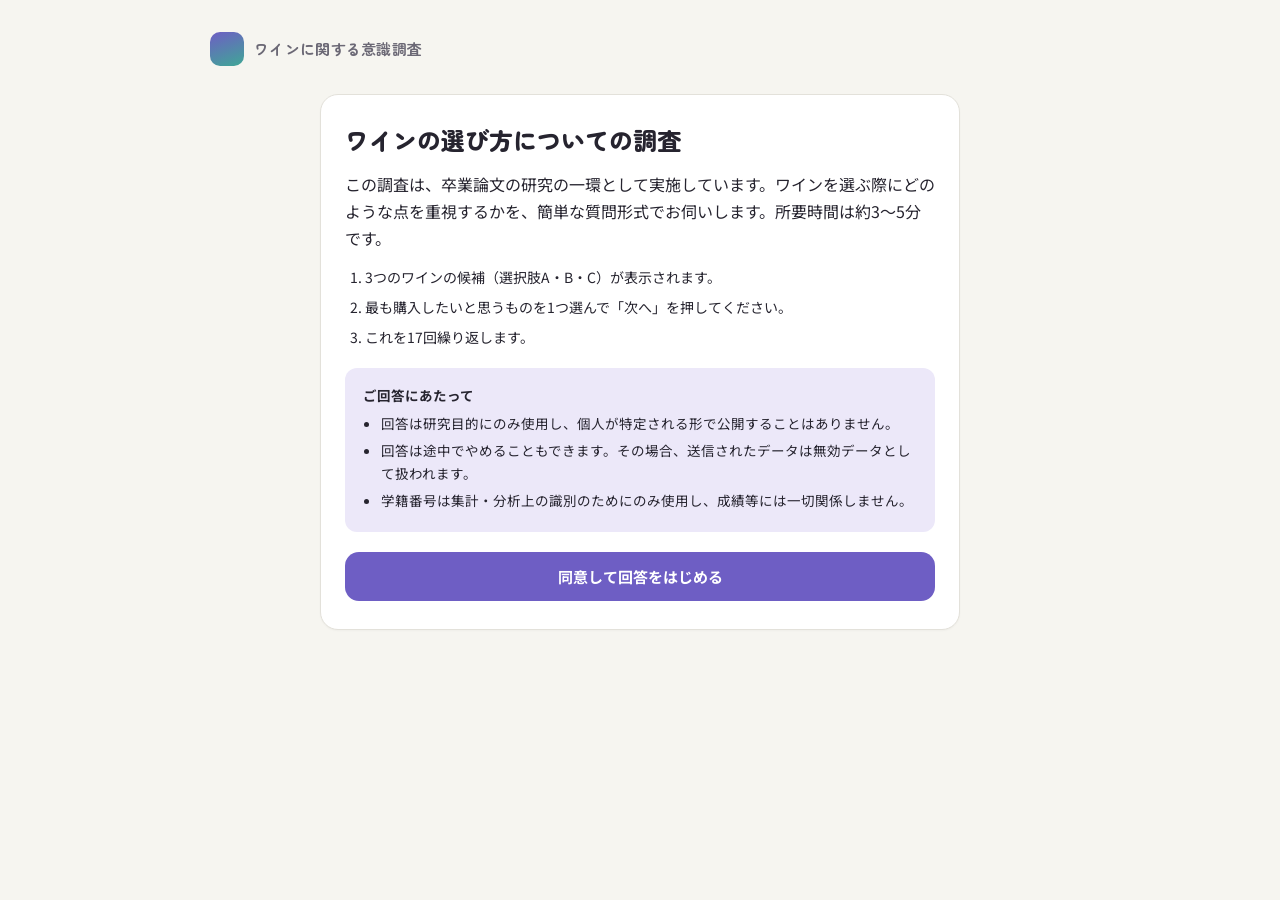
<file: site2/wine.html>
<!DOCTYPE html>
<html lang="ja">
<head>
<meta charset="UTF-8">
<meta name="viewport" content="width=device-width, initial-scale=1.0">
<title>ワインに関するアンケート調査</title>
<link rel="preconnect" href="https://fonts.googleapis.com">
<link href="https://fonts.googleapis.com/css2?family=Zen+Maru+Gothic:wght@500;700;900&family=Noto+Sans+JP:wght@400;500;700&display=swap" rel="stylesheet">
<link rel="stylesheet" href="../data/conjoint.css">
</head>
<body>
<div class="app">

  <header class="top">
    <div class="yogurt-mark"></div>
    <div class="title">ワインに関する意識調査</div>
  </header>

  <!-- ============ 画面1: 説明 ============ -->
  <section id="screen-intro" class="screen active">
    <div class="card">
      <h1>ワインの選び方についての調査</h1>
      <p>この調査は、卒業論文の研究の一環として実施しています。ワインを選ぶ際にどのような点を重視するかを、簡単な質問形式でお伺いします。所要時間は約3〜5分です。</p>
      <ol class="intro-steps">
        <li>3つのワインの候補（選択肢A・B・C）が表示されます。</li>
        <li>最も購入したいと思うものを1つ選んで「次へ」を押してください。</li>
        <li>これを17回繰り返します。</li>
      </ol>
      <div class="consent-box">
        <strong>ご回答にあたって</strong>
        <ul>
          <li>回答は研究目的にのみ使用し、個人が特定される形で公開することはありません。</li>
          <li>回答は途中でやめることもできます。その場合、送信されたデータは無効データとして扱われます。</li>
          <li>学籍番号は集計・分析上の識別のためにのみ使用し、成績等には一切関係しません。</li>
        </ul>
      </div>
      <button class="btn" id="btn-start">同意して回答をはじめる</button>
    </div>
  </section>

  <!-- ============ 画面2: 3択×17セット ============ -->
  <section id="screen-conjoint" class="screen">
    <div class="progress-label" id="progress-label">セット 1 / 17</div>
    <div class="progress-wrap" id="progress-wrap"></div>
    <div class="card">
      <div class="set-question">どのワインを選びますか？</div>
      <div class="options-grid">
        <div class="option-card" id="option-A" data-choice="0"></div>
        <div class="option-card" id="option-B" data-choice="1"></div>
        <div class="option-card" id="option-C" data-choice="2"></div>
      </div>
      <button class="btn" id="btn-next-set" disabled style="margin-top:6px;">次へ</button>
    </div>
  </section>

  <!-- ============ 画面3: 記録中（診断結果は表示しない） ============ -->
  <section id="screen-result" class="screen">
    <div class="card">
      <h2 style="text-align:center;">ご回答ありがとうございました</h2>
      <div class="spinner"></div>
      <p class="muted" id="submit-status" style="text-align:center;">回答を記録しています…</p>
      <button class="btn secondary" id="btn-retry-submit" style="display:none;">回答をもう一度記録する</button>
    </div>
    <footer class="note">回答データは研究目的にのみ使用されます。</footer>
  </section>

</div>

<script src="../data/config.js"></script>
<script src="../data/conjoint_defs.js"></script>
<script src="../data/conjoint_engine.js"></script>
<script>window.GOOD_CODE = "wine";</script>
<script src="../data/conjoint_page.js"></script>
</body>
</html>
</file>
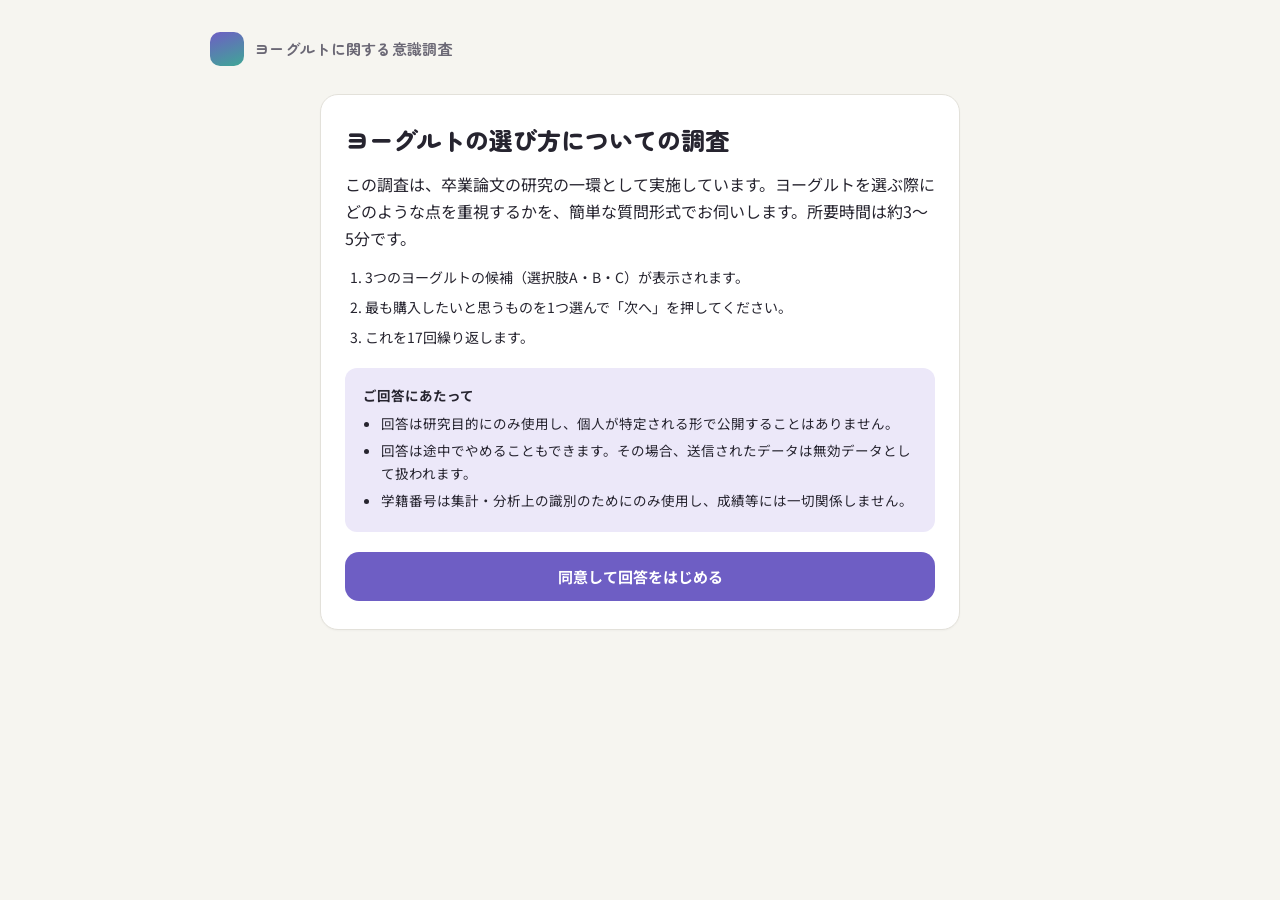
<file: site2/yogurt.html>
<!DOCTYPE html>
<html lang="ja">
<head>
<meta charset="UTF-8">
<meta name="viewport" content="width=device-width, initial-scale=1.0">
<title>ヨーグルトに関するアンケート調査</title>
<link rel="preconnect" href="https://fonts.googleapis.com">
<link href="https://fonts.googleapis.com/css2?family=Zen+Maru+Gothic:wght@500;700;900&family=Noto+Sans+JP:wght@400;500;700&display=swap" rel="stylesheet">
<link rel="stylesheet" href="../data/conjoint.css">
</head>
<body>
<div class="app">

  <header class="top">
    <div class="yogurt-mark"></div>
    <div class="title">ヨーグルトに関する意識調査</div>
  </header>

  <!-- ============ 画面1: 説明 ============ -->
  <section id="screen-intro" class="screen active">
    <div class="card">
      <h1>ヨーグルトの選び方についての調査</h1>
      <p>この調査は、卒業論文の研究の一環として実施しています。ヨーグルトを選ぶ際にどのような点を重視するかを、簡単な質問形式でお伺いします。所要時間は約3〜5分です。</p>
      <ol class="intro-steps">
        <li>3つのヨーグルトの候補（選択肢A・B・C）が表示されます。</li>
        <li>最も購入したいと思うものを1つ選んで「次へ」を押してください。</li>
        <li>これを17回繰り返します。</li>
      </ol>
      <div class="consent-box">
        <strong>ご回答にあたって</strong>
        <ul>
          <li>回答は研究目的にのみ使用し、個人が特定される形で公開することはありません。</li>
          <li>回答は途中でやめることもできます。その場合、送信されたデータは無効データとして扱われます。</li>
          <li>学籍番号は集計・分析上の識別のためにのみ使用し、成績等には一切関係しません。</li>
        </ul>
      </div>
      <button class="btn" id="btn-start">同意して回答をはじめる</button>
    </div>
  </section>

  <!-- ============ 画面2: 3択×17セット ============ -->
  <section id="screen-conjoint" class="screen">
    <div class="progress-label" id="progress-label">セット 1 / 17</div>
    <div class="progress-wrap" id="progress-wrap"></div>
    <div class="card">
      <div class="set-question">どのヨーグルトを選びますか？</div>
      <div class="options-grid">
        <div class="option-card" id="option-A" data-choice="0"></div>
        <div class="option-card" id="option-B" data-choice="1"></div>
        <div class="option-card" id="option-C" data-choice="2"></div>
      </div>
      <button class="btn" id="btn-next-set" disabled style="margin-top:6px;">次へ</button>
    </div>
  </section>

  <!-- ============ 画面3: 記録中（診断結果は表示しない） ============ -->
  <section id="screen-result" class="screen">
    <div class="card">
      <h2 style="text-align:center;">ご回答ありがとうございました</h2>
      <div class="spinner"></div>
      <p class="muted" id="submit-status" style="text-align:center;">回答を記録しています…</p>
      <button class="btn secondary" id="btn-retry-submit" style="display:none;">回答をもう一度記録する</button>
    </div>
    <footer class="note">回答データは研究目的にのみ使用されます。</footer>
  </section>

</div>

<script src="../data/config.js"></script>
<script src="../data/conjoint_defs.js"></script>
<script src="../data/conjoint_engine.js"></script>
<script>window.GOOD_CODE = "yogurt";</script>
<script src="../data/conjoint_page.js"></script>
</body>
</html>
</file>
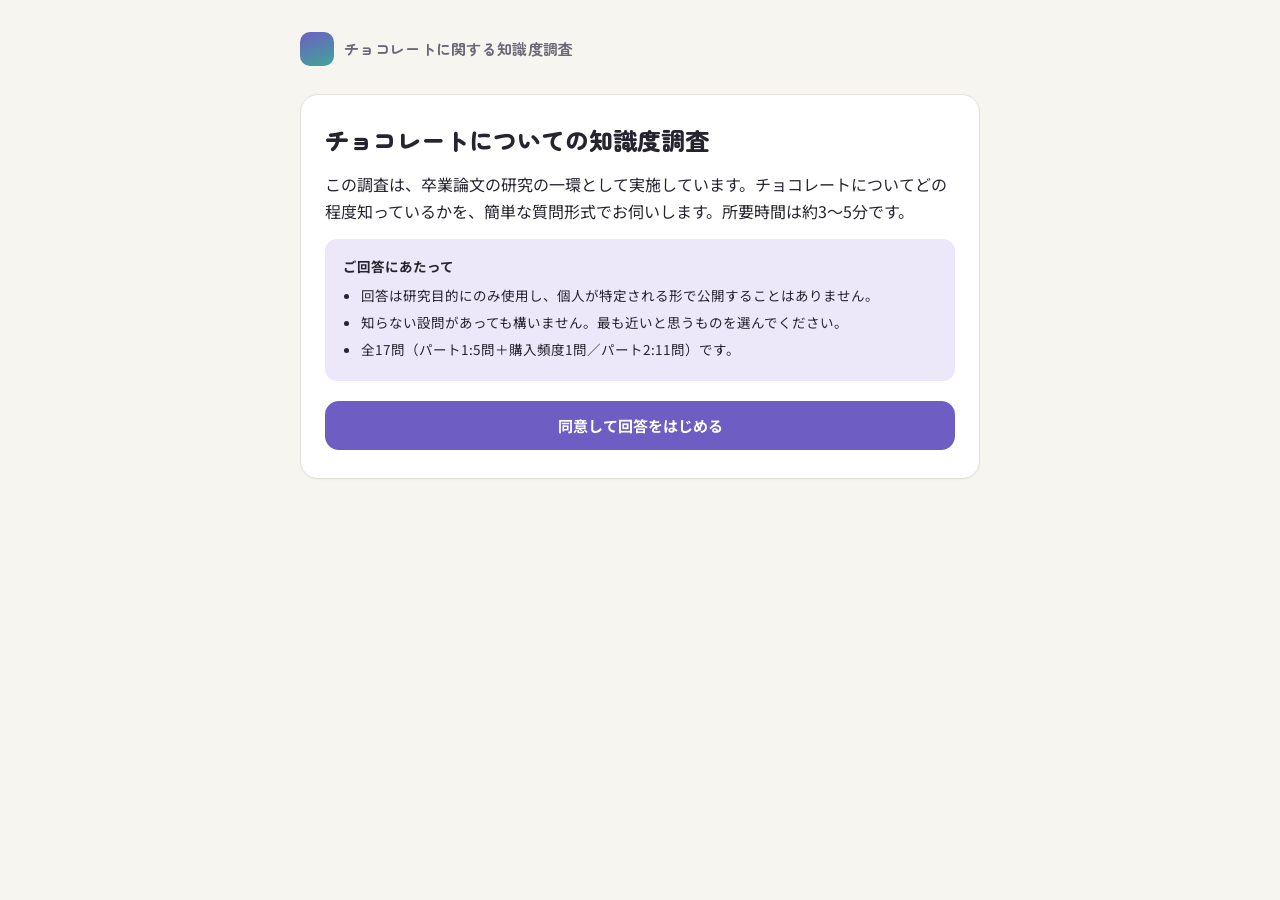
<file: site5/chocolate.html>
<!DOCTYPE html>
<html lang="ja">
<head>
<meta charset="UTF-8">
<meta name="viewport" content="width=device-width, initial-scale=1.0">
<title>チョコレートに関する知識度調査</title>
<link rel="preconnect" href="https://fonts.googleapis.com">
<link href="https://fonts.googleapis.com/css2?family=Zen+Maru+Gothic:wght@500;700;900&family=Noto+Sans+JP:wght@400;500;700&display=swap" rel="stylesheet">
<style>
  :root {
    --bg: #f6f5f0;
    --surface: #ffffff;
    --ink: #26242f;
    --ink-soft: #6b6875;
    --accent: #6e5ec4;
    --accent-dark: #574aa0;
    --accent-soft: #ece8f9;
    --mint: #3fa796;
    --mint-soft: #e2f4f1;
    --border: #e3e1da;
    --danger: #c85c5c;
    --radius: 18px;
    --font-display: 'Zen Maru Gothic', 'Noto Sans JP', sans-serif;
    --font-body: 'Noto Sans JP', sans-serif;
  }

  * { box-sizing: border-box; }

  body {
    margin: 0;
    background: var(--bg);
    color: var(--ink);
    font-family: var(--font-body);
    line-height: 1.7;
    -webkit-font-smoothing: antialiased;
  }

  .app {
    max-width: 900px;
    margin: 0 auto;
    padding: 32px 20px 80px;
    min-height: 100vh;
  }

  .card {
    max-width: 680px;
    margin-left: auto;
    margin-right: auto;
    background: var(--surface);
    border: 1px solid var(--border);
    border-radius: var(--radius);
    padding: 28px 24px;
    box-shadow: 0 1px 2px rgba(38,36,47,0.03);
  }

  header.top {
    display: flex;
    align-items: center;
    gap: 10px;
    margin-bottom: 28px;
    max-width: 680px;
    margin-left: auto;
    margin-right: auto;
  }

  .yogurt-mark {
    width: 34px; height: 34px;
    border-radius: 10px;
    background: linear-gradient(160deg, var(--accent), var(--mint));
    flex-shrink: 0;
  }

  header.top .title {
    font-family: var(--font-display);
    font-weight: 700;
    font-size: 15px;
    color: var(--ink-soft);
    letter-spacing: .02em;
  }

  .screen { display: none; animation: fadein .35s ease; }
  .screen.active { display: block; }

  @keyframes fadein {
    from { opacity: 0; transform: translateY(6px); }
    to { opacity: 1; transform: translateY(0); }
  }

  h1 {
    font-family: var(--font-display);
    font-size: 24px;
    font-weight: 900;
    margin: 0 0 14px;
    line-height: 1.4;
  }

  h2 {
    font-family: var(--font-display);
    font-size: 18px;
    font-weight: 700;
    margin: 0 0 12px;
  }

  p { margin: 0 0 14px; color: var(--ink); }
  .muted { color: var(--ink-soft); font-size: 14px; }

  .btn {
    display: inline-flex;
    align-items: center;
    justify-content: center;
    gap: 8px;
    background: var(--accent);
    color: #fff;
    border: none;
    border-radius: 14px;
    padding: 14px 22px;
    font-size: 15px;
    font-weight: 700;
    font-family: var(--font-body);
    cursor: pointer;
    width: 100%;
    transition: background .15s ease, transform .1s ease;
  }
  .btn:hover { background: var(--accent-dark); }
  .btn:active { transform: scale(.99); }
  .btn:disabled { background: #c9c6d6; cursor: not-allowed; }
  .btn.secondary {
    background: transparent;
    color: var(--accent);
    border: 1px solid var(--accent);
  }
  .btn.secondary:hover { background: var(--accent-soft); }
  .btn-row { display: flex; gap: 10px; margin-top: 24px; }
  .btn-row .btn { width: auto; flex: 1; }

  .consent-box {
    background: var(--accent-soft);
    border-radius: 12px;
    padding: 16px 18px;
    font-size: 13.5px;
    color: var(--ink);
    margin-bottom: 20px;
  }
  .consent-box ul { margin: 6px 0 0; padding-left: 18px; }
  .consent-box li { margin-bottom: 4px; }

  .progress-wrap {
    display: flex;
    align-items: center;
    gap: 6px;
    margin-bottom: 10px;
    max-width: 680px;
    margin-left: auto;
    margin-right: auto;
  }
  .progress-dot {
    flex: 1;
    height: 6px;
    border-radius: 4px;
    background: var(--border);
    transition: background .25s ease;
  }
  .progress-dot.done { background: var(--mint); }
  .progress-dot.current { background: var(--accent); }
  .progress-label {
    font-size: 13px;
    color: var(--ink-soft);
    font-weight: 700;
    margin-bottom: 10px;
    max-width: 680px;
    margin-left: auto;
    margin-right: auto;
  }

  .section-badge {
    display: inline-block;
    font-family: var(--font-display);
    font-size: 12px;
    font-weight: 700;
    color: var(--accent-dark);
    background: var(--accent-soft);
    border-radius: 999px;
    padding: 4px 12px;
    margin: 28px 0 10px;
  }
  .section-badge.first { margin-top: 0; }

  .q-block {
    padding: 18px 0;
    border-bottom: 1px dashed var(--border);
  }
  .q-block:last-child { border-bottom: none; }
  .q-num {
    font-size: 12px;
    color: var(--accent-dark);
    font-weight: 700;
    margin-bottom: 4px;
  }
  .q-text-inline {
    font-weight: 700;
    font-size: 15px;
    margin-bottom: 14px;
  }

  /* 数字＋丸のリッカート形式 */
  .likert { display: flex; justify-content: space-between; gap: 4px; margin-top: 6px; }
  .likert .pt { flex: 1; text-align: center; }
  .likert label {
    display: flex;
    flex-direction: column;
    align-items: center;
    gap: 8px;
    cursor: pointer;
    font-size: 12px;
    color: var(--ink-soft);
    font-weight: 600;
  }
  .likert input {
    appearance: none;
    -webkit-appearance: none;
    width: 22px; height: 22px;
    border-radius: 50%;
    border: 2px solid var(--border);
    cursor: pointer;
    transition: all .15s ease;
    position: relative;
  }
  .likert input:hover { border-color: var(--accent); }
  .likert input:checked {
    border-color: var(--accent);
    background: var(--accent);
    box-shadow: inset 0 0 0 4px #fff;
  }
  .likert-caption {
    display: flex;
    justify-content: space-between;
    font-size: 11.5px;
    color: var(--ink-soft);
    margin-top: 10px;
  }

  .options-list { display: flex; flex-direction: column; gap: 10px; }
  .option-card {
    border: 2px solid var(--border);
    border-radius: 16px;
    padding: 14px 16px;
    cursor: pointer;
    transition: all .15s ease;
    background: #fff;
    font-size: 14.5px;
  }
  .option-card:hover { border-color: var(--accent); }
  .option-card.selected {
    border-color: var(--accent);
    background: var(--accent-soft);
    font-weight: 700;
  }
  .option-card.dontknow { border-style: dashed; color: var(--ink-soft); }
  .option-card.dontknow.selected { color: inherit; }

  .result-badges { display: flex; gap: 8px; justify-content: center; margin-bottom: 18px; flex-wrap: wrap; }
  .badge {
    background: var(--mint-soft);
    color: #1f6e61;
    border-radius: 999px;
    padding: 6px 14px;
    font-size: 13px;
    font-weight: 700;
  }

  .hint { font-size: 12.5px; color: var(--danger); margin-top: 10px; min-height: 16px; text-align: center; }

  .stat-row { display: flex; gap: 12px; flex-wrap: wrap; margin: 16px 0; }
  .stat { background: var(--mint-soft); border-radius: 12px; padding: 12px 16px; min-width: 110px; }
  .stat .n { font-family: var(--font-display); font-size: 24px; font-weight: 900; color: var(--accent-dark); }
  .stat .l { font-size: 11.5px; color: var(--ink-soft); }

  .admin-scroll { overflow-x: auto; max-width: 100%; }
  table { width: 100%; border-collapse: collapse; font-size: 12px; margin-top: 12px; }
  th, td { border: 1px solid var(--border); padding: 5px 7px; text-align: left; white-space: nowrap; }
  th { background: var(--accent-soft); color: var(--accent-dark); position: sticky; top: 0; }

  footer.note { text-align: center; font-size: 12px; color: var(--ink-soft); margin-top: 24px; }
  .footer-link {
    display: block;
    text-align: center;
    margin-top: 30px;
    font-size: 12px;
    color: var(--ink-soft);
    text-decoration: none;
    opacity: .7;
  }
  .footer-link:hover { opacity: 1; }
</style>
</head>
<body>
<div class="app">

  <header class="top">
    <div class="yogurt-mark"></div>
    <div class="title">チョコレートに関する知識度調査</div>
  </header>

  <!-- ============ 画面1: 同意・導入 ============ -->
  <section id="screen-intro" class="screen active">
    <div class="card">
      <h1>チョコレートについての知識度調査</h1>
      <p>この調査は、卒業論文の研究の一環として実施しています。チョコレートについてどの程度知っているかを、簡単な質問形式でお伺いします。所要時間は約3〜5分です。</p>
      <div class="consent-box">
        <strong>ご回答にあたって</strong>
        <ul>
          <li>回答は研究目的にのみ使用し、個人が特定される形で公開することはありません。</li>
          <li>知らない設問があっても構いません。最も近いと思うものを選んでください。</li>
          <li>全17問（パート1:5問＋購入頻度1問／パート2:11問）です。</li>
        </ul>
      </div>
      <button class="btn" id="btn-start">同意して回答をはじめる</button>
    </div>
  </section>

  <!-- ============ 画面2: パート1（1ページにまとめてスクロール） ============ -->
  <section id="screen-subjective" class="screen">
    <div class="progress-label">STEP 1 / 2　パート1</div>
    <div class="progress-wrap">
      <div class="progress-dot current"></div>
      <div class="progress-dot"></div>
    </div>
    <div class="card">
      <p class="muted">それぞれの文について、あなた自身にどの程度あてはまるか選んでください。</p>
      <div id="subjective-list"></div>
      <div id="frequency-block"></div>
      <div class="hint" id="subjective-hint"></div>
      <div class="btn-row">
        <button class="btn" id="btn-to-objective">次へ</button>
      </div>
    </div>
  </section>

  <!-- ============ 画面3: パート2（1ページにまとめてスクロール） ============ -->
  <section id="screen-objective" class="screen">
    <div class="progress-label">STEP 2 / 2　パート2</div>
    <div class="progress-wrap">
      <div class="progress-dot done"></div>
      <div class="progress-dot current"></div>
    </div>
    <div class="card">
      <p class="muted">チョコレートについての知識を問う設問です。分からない場合は、推測で答えず「分からない」を選んでください。</p>
      <div id="objective-list"></div>
      <div class="hint" id="objective-hint"></div>
      <div class="btn-row">
        <button class="btn secondary" id="btn-back-subjective">戻る</button>
        <button class="btn" id="btn-submit">回答を送信する</button>
      </div>
    </div>
  </section>

  <!-- ============ 画面4: 完了 ============ -->
  <section id="screen-thanks" class="screen">
    <div class="card">
      <h2 style="text-align:center;">ご回答ありがとうございました</h2>
      <p class="muted" id="submit-status" style="text-align:center;">回答を記録しています…</p>
      <button class="btn secondary" id="btn-retry-submit" style="display:none;">回答をもう一度記録する</button>
    </div>
    <footer class="note">回答データは研究目的にのみ使用されます。</footer>
  </section>

</div>

<script src="../data/config.js"></script>
<script>
const SURVEY_KEY_PREFIX = 'response:chocolate:';
const PRODUCT = 'チョコレート';

/* =========================================================================
   本システム（サイト1〜5）との連携設定
   ========================================================================= */
const BASE_URL = window.EXP_CONFIG.BASE_URL;
const GAS_URL = window.EXP_CONFIG.GAS_URL;
const GOOD_CODE = "chocolate";

const SYS_PARAMS = new URLSearchParams(window.location.search);
const SYS = {
  id: SYS_PARAMS.get('id') || '',
  group: SYS_PARAMS.get('group') || '',
  good1: SYS_PARAMS.get('good1') || '',
  good2: SYS_PARAMS.get('good2') || '',
  gender: SYS_PARAMS.get('gender') || '',
  age: SYS_PARAMS.get('age') || '',
  current: SYS_PARAMS.get('current') || '1', // どちらの財のCO直後のアンケートか（1 or 2）
};

// GASのコールドスタート対策：ページを開いた時点で軽く一度呼んでおく（結果は使わない）
try { fetch(GAS_URL, { method: 'GET', mode: 'no-cors' }).catch(function(){}); } catch(e) {}

function buildNextUrl() {
  if (SYS.current === '1') {
    // 財1のCO・アンケートが終わった → 財2のコンジョイント(site2)へ
    const params = new URLSearchParams({
      id: SYS.id, group: SYS.group, good1: SYS.good1, good2: SYS.good2,
      current: '2', gender: SYS.gender, age: SYS.age
    });
    return BASE_URL + 'site2/' + SYS.good2 + '.html?' + params.toString();
  } else {
    // 財2のCO・アンケートも終わった → 実験は全て終了
    const params = new URLSearchParams({ id: SYS.id });
    return BASE_URL + 'complete/index.html?' + params.toString();
  }
}


const subjectiveItems = [
  '私はチョコレートについて詳しい方だと思う',
  'チョコレートの種類やブランドの違いをよく理解している',
  '友人にチョコレートについて聞かれたら、詳しく説明できる自信がある',
  'チョコレートを選ぶ際、自分の知識に自信を持って選べる',
  '他の人と比べて、チョコレートについての知識は豊富な方だと思う'
];

const conceptQuestions = [
  {q:'チョコレートの主原料である「カカオマス」の説明として正しいものはどれですか。', opts:['カカオ豆から抽出した油脂成分のみを指す','カカオ豆を発酵・焙煎し、すりつぶしたペースト状のもの','チョコレートに加える砂糖の一種','カカオの殻を粉末にしたもの'], correct:1},
  {q:'「カカオ分〇〇%」という表示の意味として最も適切なものはどれですか。', opts:['チョコレート全体に占めるカカオ由来成分（カカオマス・カカオバターなど）の割合','使用している砂糖の割合','チョコレートの色の濃さを示す数値','保存料の含有割合'], correct:0},
  {q:'チョコレートに含まれる「ポリフェノール」に関して一般的に語られる内容として適切なものはどれですか。', opts:['血糖値を薬理的に下げる効果が医学的に確立している','抗酸化作用があるとされる成分である','摂取量に関わらず必ず健康効果が得られる','加熱すると効果が増大することが確立している'], correct:1},
  {q:'チョコレートの適切な保存方法として正しいものはどれですか。', opts:['冷蔵庫で保存すれば風味が損なわれることはない','直射日光や高温多湿を避け、涼しく乾燥した場所で保存する','常温でも冷蔵でも品質に違いは生じない','冷凍保存が最も一般的に推奨される'], correct:1},
  {q:'「クーベルチュールチョコレート」の説明として正しいものはどれですか。', opts:['安価な代用チョコレートの一種である','カカオバターを一定以上含む、製菓用の高品質なチョコレートを指す','ミルクを含まないチョコレートの総称である','チョコレートの産地を示す名称である'], correct:1}
];

const brandQuestions = [
  {q:'日本の「ガーナチョコレート」を製造しているメーカーはどこですか。', opts:['ロッテ','明治','森永製菓','江崎グリコ'], correct:0},
  {q:'「ゴディバ」はどこの国発祥のブランドですか。', opts:['フランス','ベルギー','スイス','イタリア'], correct:1},
  {q:'「きのこの山」を製造しているメーカーはどこですか。', opts:['明治','森永製菓','ロッテ','江崎グリコ'], correct:0},
  {q:'「リンツ」はどこの国発祥のブランドですか。', opts:['ドイツ','スイス','オーストリア','ベルギー'], correct:1},
  {q:'「アルフォート」を製造しているメーカーはどこですか。', opts:['ブルボン','森永製菓','明治','江崎グリコ'], correct:0},
  {q:'「フェレロ・ロシェ」はどこの国発祥のブランドですか。', opts:['フランス','イタリア','スイス','ベルギー'], correct:1}
];

const purchaseFrequencyOptions = ['ほとんど購入しない','月に1回程度','月に2〜3回','週に1〜2回','週に3回以上'];   // 並び順＝頻度が高くなる順（番号が大きいほど頻繁に購入）

const state = {
  subjective: new Array(subjectiveItems.length).fill(null),
  purchaseFrequency: null,
  concept: new Array(conceptQuestions.length).fill(null),
  brand: new Array(brandQuestions.length).fill(null)
};

function showScreen(id){
  document.querySelectorAll('.screen').forEach(el => el.classList.remove('active'));
  document.getElementById(id).classList.add('active');
  window.scrollTo({top:0, behavior:'smooth'});
}

/* ---------- 主観的知識ページの描画 ---------- */
function renderSubjectivePage(){
  const wrap = document.getElementById('subjective-list');
  wrap.innerHTML = '';
  subjectiveItems.forEach((text,i)=>{
    const block = document.createElement('div');
    block.className = 'q-block';
    block.innerHTML = `
      <div class="q-num">Q${i+1}</div>
      <div class="q-text-inline">${text}</div>
      <div class="likert">
        ${[1,2,3,4,5,6,7].map(v=>`
          <div class="pt">
            <label>
              <input type="radio" name="subj${i}" value="${v}" ${state.subjective[i]===v?'checked':''}>
              ${v}
            </label>
          </div>
        `).join('')}
      </div>
      <div class="likert-caption"><span>全くそう思わない</span><span>非常にそう思う</span></div>
    `;
    block.querySelectorAll('input').forEach(inp=>{
      inp.addEventListener('change', ()=>{
        state.subjective[i] = parseInt(inp.value);
        document.getElementById('subjective-hint').textContent = '';
      });
    });
    wrap.appendChild(block);
  });
  renderFrequencyBlock();
}

function renderFrequencyBlock(){
  const fwrap = document.getElementById('frequency-block');
  fwrap.innerHTML = '';
  const block = document.createElement('div');
  block.className = 'q-block';
  const num = document.createElement('div');
  num.className = 'q-num';
  num.textContent = '購入頻度';
  const text = document.createElement('div');
  text.className = 'q-text-inline';
  text.textContent = `あなたは平均してどのくらいの頻度で${PRODUCT}を購入しますか。`;
  const list = document.createElement('div');
  list.className = 'options-list';
  purchaseFrequencyOptions.forEach((label, oi)=>{
    const card = document.createElement('div');
    card.className = 'option-card';
    if(state.purchaseFrequency === oi) card.classList.add('selected');
    card.textContent = label;
    card.addEventListener('click', ()=>{
      state.purchaseFrequency = oi;
      document.getElementById('subjective-hint').textContent = '';
      renderFrequencyBlock();
    });
    list.appendChild(card);
  });
  block.appendChild(num);
  block.appendChild(text);
  block.appendChild(list);
  fwrap.appendChild(block);
}

document.getElementById('btn-to-objective').addEventListener('click', ()=>{
  if(state.subjective.some(v=>v===null) || state.purchaseFrequency === null){
    document.getElementById('subjective-hint').textContent = 'すべての項目に回答してください。';
    return;
  }
  showScreen('screen-objective');
});

/* ---------- 客観的知識ページの描画（概念＋ブランドを1ページに） ---------- */
function renderObjectivePage(){
  const wrap = document.getElementById('objective-list');
  wrap.innerHTML = '';
  conceptQuestions.forEach((item,i)=>{
    wrap.appendChild(buildMCBlock(`Q${i+1}`, item, state.concept, i, 'concept'));
  });
  brandQuestions.forEach((item,i)=>{
    wrap.appendChild(buildMCBlock(`Q${conceptQuestions.length + i + 1}`, item, state.brand, i, 'brand'));
  });
}

function buildMCBlock(label, item, answerArr, idx, group){
  const block = document.createElement('div');
  block.className = 'q-block';
  const num = document.createElement('div');
  num.className = 'q-num';
  num.textContent = label;
  const text = document.createElement('div');
  text.className = 'q-text-inline';
  text.textContent = item.q;
  const list = document.createElement('div');
  list.className = 'options-list';

  item.opts.forEach((optText, oi)=>{
    const card = document.createElement('div');
    card.className = 'option-card';
    if(answerArr[idx] === oi) card.classList.add('selected');
    card.textContent = optText;
    card.addEventListener('click', ()=>{
      answerArr[idx] = oi;
      document.getElementById('objective-hint').textContent = '';
      renderObjectivePage();
    });
    list.appendChild(card);
  });
  // 「分からない」（当てずっぽうの回答を防ぐため）。値は選択肢の数（= 正解にならない番号）。誤答と同じく0点
  (function(){
    const oi = item.opts.length;
    const card = document.createElement('div');
    card.className = 'option-card dontknow';
    if(answerArr[idx] === oi) card.classList.add('selected');
    card.textContent = '分からない';
    card.addEventListener('click', ()=>{
      answerArr[idx] = oi;
      document.getElementById('objective-hint').textContent = '';
      renderObjectivePage();
    });
    list.appendChild(card);
  })();

  block.appendChild(num);
  block.appendChild(text);
  block.appendChild(list);
  return block;
}

document.getElementById('btn-back-subjective').addEventListener('click', ()=>{
  showScreen('screen-subjective');
});

document.getElementById('btn-submit').addEventListener('click', ()=>{
  if(state.concept.some(v=>v===null) || state.brand.some(v=>v===null)){
    document.getElementById('objective-hint').textContent = 'すべての設問に回答してください。';
    return;
  }
  submitAnswers();
});

document.getElementById('btn-start').addEventListener('click', ()=>{
  renderSubjectivePage();
  renderObjectivePage();
  showScreen('screen-subjective');
});

/* ---------- 送信・記録 ---------- */
function uid(){
  return Date.now().toString(36) + '-' + Math.random().toString(36).slice(2,8);
}

function buildRecord(){
  const conceptCorrect = state.concept.map((ans,i)=> ans === conceptQuestions[i].correct ? 1 : 0);
  const brandCorrect = state.brand.map((ans,i)=> ans === brandQuestions[i].correct ? 1 : 0);
  const subjAvg = state.subjective.reduce((a,b)=>a+b,0) / state.subjective.length;

  return {
    id: uid(),
    product: PRODUCT,
    timestamp: new Date().toISOString(),
    subjective_raw: state.subjective.slice(),
    subjective_avg: Number(subjAvg.toFixed(2)),
    purchase_frequency_index: state.purchaseFrequency,
    purchase_frequency_score: state.purchaseFrequency + 1,   // 1〜5（5=週に3回以上、1=ほとんど購入しない）
    purchase_frequency_label: purchaseFrequencyOptions[state.purchaseFrequency],
    concept_answers: state.concept.slice(),
    concept_correct: conceptCorrect,
    concept_score: conceptCorrect.reduce((a,b)=>a+b,0),
    concept_total: conceptQuestions.length,
    brand_answers: state.brand.slice(),
    brand_correct: brandCorrect,
    brand_score: brandCorrect.reduce((a,b)=>a+b,0),
    brand_total: brandQuestions.length,
    concept_dontknow: state.concept.filter((a,i)=> a === conceptQuestions[i].opts.length).length,
    brand_dontknow: state.brand.filter((a,i)=> a === brandQuestions[i].opts.length).length,
    objective_total_score: conceptCorrect.reduce((a,b)=>a+b,0) + brandCorrect.reduce((a,b)=>a+b,0)
  };
}

function submitAnswers(){
  const record = buildRecord();
  document.getElementById('submit-status').textContent = '回答を記録しています…';
  document.getElementById('btn-retry-submit').style.display = 'none';
  showScreen('screen-thanks');
  sendToGAS(record, false);
}

function sendToGAS(record, isAutoRetry){
  const payload = {
    action: 'submitKnowledge',
    id: SYS.id,
    good: GOOD_CODE,
    subjectiveAvg: record.subjective_avg,
    purchaseFrequencyScore: record.purchase_frequency_score,
    purchaseFrequencyLabel: record.purchase_frequency_label,
    conceptScore: record.concept_score,
    conceptTotal: record.concept_total,
    brandScore: record.brand_score,
    brandTotal: record.brand_total,
    objectiveScore: record.objective_total_score,
    objectiveTotal: record.concept_total + record.brand_total,
    conceptDontKnow: record.concept_dontknow,   // 「分からない」の数（概念知識）
    brandDontKnow: record.brand_dontknow,       // 「分からない」の数（ブランド知識）
    dontKnowCount: record.concept_dontknow + record.brand_dontknow,
  };

  fetch(GAS_URL, {
    method: 'POST',
    headers: { 'Content-Type': 'text/plain;charset=utf-8' },
    body: JSON.stringify(payload),
  }).then(res => res.json())
    .then(data => {
      if (data.status === 'ok') {
        document.getElementById('submit-status').textContent = '記録が完了しました。実験画面に移動します…';
        document.getElementById('btn-retry-submit').style.display = 'none';
        window.location.href = buildNextUrl();
      } else {
        if (!isAutoRetry) { setTimeout(() => sendToGAS(record, true), 800); return; }
        document.getElementById('submit-status').textContent = data.message || '回答の記録に失敗しました。お手数ですが下のボタンからもう一度お試しください。';
        document.getElementById('btn-retry-submit').style.display = 'block';
      }
    })
    .catch(() => {
      if (!isAutoRetry) { setTimeout(() => sendToGAS(record, true), 800); return; }
      document.getElementById('submit-status').textContent = '通信エラーが発生しました。お手数ですが下のボタンからもう一度お試しください。';
      document.getElementById('btn-retry-submit').style.display = 'block';
    });
}

document.getElementById('btn-retry-submit').addEventListener('click', ()=>{
  document.getElementById('submit-status').textContent = '回答を記録しています…';
  document.getElementById('btn-retry-submit').style.display = 'none';
  sendToGAS(buildRecord(), false);
});
</script>
</body>
</html>
</file>
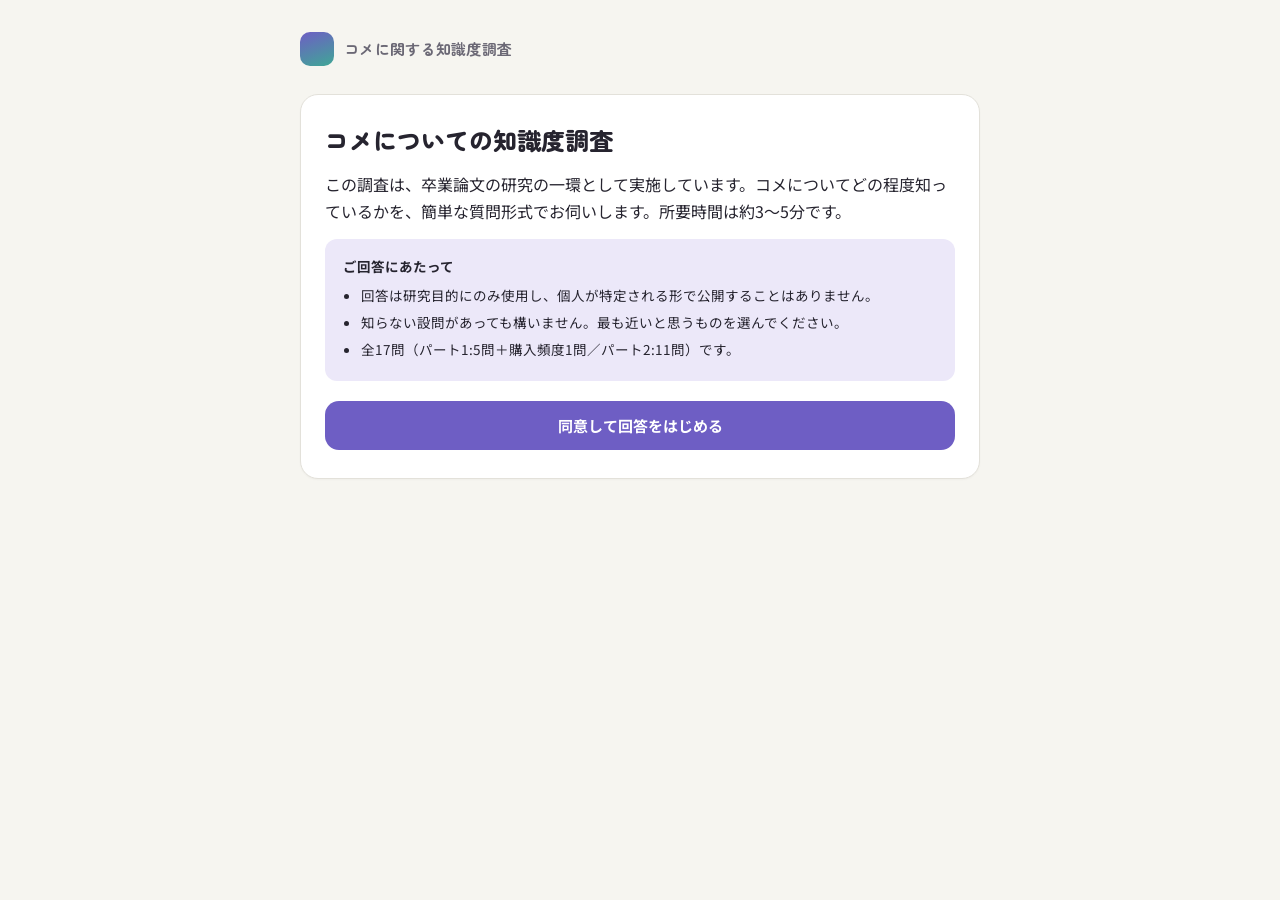
<file: site5/rice.html>
<!DOCTYPE html>
<html lang="ja">
<head>
<meta charset="UTF-8">
<meta name="viewport" content="width=device-width, initial-scale=1.0">
<title>コメに関する知識度調査</title>
<link rel="preconnect" href="https://fonts.googleapis.com">
<link href="https://fonts.googleapis.com/css2?family=Zen+Maru+Gothic:wght@500;700;900&family=Noto+Sans+JP:wght@400;500;700&display=swap" rel="stylesheet">
<style>
  :root {
    --bg: #f6f5f0;
    --surface: #ffffff;
    --ink: #26242f;
    --ink-soft: #6b6875;
    --accent: #6e5ec4;
    --accent-dark: #574aa0;
    --accent-soft: #ece8f9;
    --mint: #3fa796;
    --mint-soft: #e2f4f1;
    --border: #e3e1da;
    --danger: #c85c5c;
    --radius: 18px;
    --font-display: 'Zen Maru Gothic', 'Noto Sans JP', sans-serif;
    --font-body: 'Noto Sans JP', sans-serif;
  }

  * { box-sizing: border-box; }

  body {
    margin: 0;
    background: var(--bg);
    color: var(--ink);
    font-family: var(--font-body);
    line-height: 1.7;
    -webkit-font-smoothing: antialiased;
  }

  .app {
    max-width: 900px;
    margin: 0 auto;
    padding: 32px 20px 80px;
    min-height: 100vh;
  }

  .card {
    max-width: 680px;
    margin-left: auto;
    margin-right: auto;
    background: var(--surface);
    border: 1px solid var(--border);
    border-radius: var(--radius);
    padding: 28px 24px;
    box-shadow: 0 1px 2px rgba(38,36,47,0.03);
  }

  header.top {
    display: flex;
    align-items: center;
    gap: 10px;
    margin-bottom: 28px;
    max-width: 680px;
    margin-left: auto;
    margin-right: auto;
  }

  .yogurt-mark {
    width: 34px; height: 34px;
    border-radius: 10px;
    background: linear-gradient(160deg, var(--accent), var(--mint));
    flex-shrink: 0;
  }

  header.top .title {
    font-family: var(--font-display);
    font-weight: 700;
    font-size: 15px;
    color: var(--ink-soft);
    letter-spacing: .02em;
  }

  .screen { display: none; animation: fadein .35s ease; }
  .screen.active { display: block; }

  @keyframes fadein {
    from { opacity: 0; transform: translateY(6px); }
    to { opacity: 1; transform: translateY(0); }
  }

  h1 {
    font-family: var(--font-display);
    font-size: 24px;
    font-weight: 900;
    margin: 0 0 14px;
    line-height: 1.4;
  }

  h2 {
    font-family: var(--font-display);
    font-size: 18px;
    font-weight: 700;
    margin: 0 0 12px;
  }

  p { margin: 0 0 14px; color: var(--ink); }
  .muted { color: var(--ink-soft); font-size: 14px; }

  .btn {
    display: inline-flex;
    align-items: center;
    justify-content: center;
    gap: 8px;
    background: var(--accent);
    color: #fff;
    border: none;
    border-radius: 14px;
    padding: 14px 22px;
    font-size: 15px;
    font-weight: 700;
    font-family: var(--font-body);
    cursor: pointer;
    width: 100%;
    transition: background .15s ease, transform .1s ease;
  }
  .btn:hover { background: var(--accent-dark); }
  .btn:active { transform: scale(.99); }
  .btn:disabled { background: #c9c6d6; cursor: not-allowed; }
  .btn.secondary {
    background: transparent;
    color: var(--accent);
    border: 1px solid var(--accent);
  }
  .btn.secondary:hover { background: var(--accent-soft); }
  .btn-row { display: flex; gap: 10px; margin-top: 24px; }
  .btn-row .btn { width: auto; flex: 1; }

  .consent-box {
    background: var(--accent-soft);
    border-radius: 12px;
    padding: 16px 18px;
    font-size: 13.5px;
    color: var(--ink);
    margin-bottom: 20px;
  }
  .consent-box ul { margin: 6px 0 0; padding-left: 18px; }
  .consent-box li { margin-bottom: 4px; }

  .progress-wrap {
    display: flex;
    align-items: center;
    gap: 6px;
    margin-bottom: 10px;
    max-width: 680px;
    margin-left: auto;
    margin-right: auto;
  }
  .progress-dot {
    flex: 1;
    height: 6px;
    border-radius: 4px;
    background: var(--border);
    transition: background .25s ease;
  }
  .progress-dot.done { background: var(--mint); }
  .progress-dot.current { background: var(--accent); }
  .progress-label {
    font-size: 13px;
    color: var(--ink-soft);
    font-weight: 700;
    margin-bottom: 10px;
    max-width: 680px;
    margin-left: auto;
    margin-right: auto;
  }

  .section-badge {
    display: inline-block;
    font-family: var(--font-display);
    font-size: 12px;
    font-weight: 700;
    color: var(--accent-dark);
    background: var(--accent-soft);
    border-radius: 999px;
    padding: 4px 12px;
    margin: 28px 0 10px;
  }
  .section-badge.first { margin-top: 0; }

  .q-block {
    padding: 18px 0;
    border-bottom: 1px dashed var(--border);
  }
  .q-block:last-child { border-bottom: none; }
  .q-num {
    font-size: 12px;
    color: var(--accent-dark);
    font-weight: 700;
    margin-bottom: 4px;
  }
  .q-text-inline {
    font-weight: 700;
    font-size: 15px;
    margin-bottom: 14px;
  }

  /* 数字＋丸のリッカート形式 */
  .likert { display: flex; justify-content: space-between; gap: 4px; margin-top: 6px; }
  .likert .pt { flex: 1; text-align: center; }
  .likert label {
    display: flex;
    flex-direction: column;
    align-items: center;
    gap: 8px;
    cursor: pointer;
    font-size: 12px;
    color: var(--ink-soft);
    font-weight: 600;
  }
  .likert input {
    appearance: none;
    -webkit-appearance: none;
    width: 22px; height: 22px;
    border-radius: 50%;
    border: 2px solid var(--border);
    cursor: pointer;
    transition: all .15s ease;
    position: relative;
  }
  .likert input:hover { border-color: var(--accent); }
  .likert input:checked {
    border-color: var(--accent);
    background: var(--accent);
    box-shadow: inset 0 0 0 4px #fff;
  }
  .likert-caption {
    display: flex;
    justify-content: space-between;
    font-size: 11.5px;
    color: var(--ink-soft);
    margin-top: 10px;
  }

  .options-list { display: flex; flex-direction: column; gap: 10px; }
  .option-card {
    border: 2px solid var(--border);
    border-radius: 16px;
    padding: 14px 16px;
    cursor: pointer;
    transition: all .15s ease;
    background: #fff;
    font-size: 14.5px;
  }
  .option-card:hover { border-color: var(--accent); }
  .option-card.selected {
    border-color: var(--accent);
    background: var(--accent-soft);
    font-weight: 700;
  }
  .option-card.dontknow { border-style: dashed; color: var(--ink-soft); }
  .option-card.dontknow.selected { color: inherit; }

  .result-badges { display: flex; gap: 8px; justify-content: center; margin-bottom: 18px; flex-wrap: wrap; }
  .badge {
    background: var(--mint-soft);
    color: #1f6e61;
    border-radius: 999px;
    padding: 6px 14px;
    font-size: 13px;
    font-weight: 700;
  }

  .hint { font-size: 12.5px; color: var(--danger); margin-top: 10px; min-height: 16px; text-align: center; }

  .stat-row { display: flex; gap: 12px; flex-wrap: wrap; margin: 16px 0; }
  .stat { background: var(--mint-soft); border-radius: 12px; padding: 12px 16px; min-width: 110px; }
  .stat .n { font-family: var(--font-display); font-size: 24px; font-weight: 900; color: var(--accent-dark); }
  .stat .l { font-size: 11.5px; color: var(--ink-soft); }

  .admin-scroll { overflow-x: auto; max-width: 100%; }
  table { width: 100%; border-collapse: collapse; font-size: 12px; margin-top: 12px; }
  th, td { border: 1px solid var(--border); padding: 5px 7px; text-align: left; white-space: nowrap; }
  th { background: var(--accent-soft); color: var(--accent-dark); position: sticky; top: 0; }

  footer.note { text-align: center; font-size: 12px; color: var(--ink-soft); margin-top: 24px; }
  .footer-link {
    display: block;
    text-align: center;
    margin-top: 30px;
    font-size: 12px;
    color: var(--ink-soft);
    text-decoration: none;
    opacity: .7;
  }
  .footer-link:hover { opacity: 1; }
</style>
</head>
<body>
<div class="app">

  <header class="top">
    <div class="yogurt-mark"></div>
    <div class="title">コメに関する知識度調査</div>
  </header>

  <!-- ============ 画面1: 同意・導入 ============ -->
  <section id="screen-intro" class="screen active">
    <div class="card">
      <h1>コメについての知識度調査</h1>
      <p>この調査は、卒業論文の研究の一環として実施しています。コメについてどの程度知っているかを、簡単な質問形式でお伺いします。所要時間は約3〜5分です。</p>
      <div class="consent-box">
        <strong>ご回答にあたって</strong>
        <ul>
          <li>回答は研究目的にのみ使用し、個人が特定される形で公開することはありません。</li>
          <li>知らない設問があっても構いません。最も近いと思うものを選んでください。</li>
          <li>全17問（パート1:5問＋購入頻度1問／パート2:11問）です。</li>
        </ul>
      </div>
      <button class="btn" id="btn-start">同意して回答をはじめる</button>
    </div>
  </section>

  <!-- ============ 画面2: パート1（1ページにまとめてスクロール） ============ -->
  <section id="screen-subjective" class="screen">
    <div class="progress-label">STEP 1 / 2　パート1</div>
    <div class="progress-wrap">
      <div class="progress-dot current"></div>
      <div class="progress-dot"></div>
    </div>
    <div class="card">
      <p class="muted">それぞれの文について、あなた自身にどの程度あてはまるか選んでください。</p>
      <div id="subjective-list"></div>
      <div id="frequency-block"></div>
      <div class="hint" id="subjective-hint"></div>
      <div class="btn-row">
        <button class="btn" id="btn-to-objective">次へ</button>
      </div>
    </div>
  </section>

  <!-- ============ 画面3: パート2（1ページにまとめてスクロール） ============ -->
  <section id="screen-objective" class="screen">
    <div class="progress-label">STEP 2 / 2　パート2</div>
    <div class="progress-wrap">
      <div class="progress-dot done"></div>
      <div class="progress-dot current"></div>
    </div>
    <div class="card">
      <p class="muted">コメについての知識を問う設問です。分からない場合は、推測で答えず「分からない」を選んでください。</p>
      <div id="objective-list"></div>
      <div class="hint" id="objective-hint"></div>
      <div class="btn-row">
        <button class="btn secondary" id="btn-back-subjective">戻る</button>
        <button class="btn" id="btn-submit">回答を送信する</button>
      </div>
    </div>
  </section>

  <!-- ============ 画面4: 完了 ============ -->
  <section id="screen-thanks" class="screen">
    <div class="card">
      <h2 style="text-align:center;">ご回答ありがとうございました</h2>
      <p class="muted" id="submit-status" style="text-align:center;">回答を記録しています…</p>
      <button class="btn secondary" id="btn-retry-submit" style="display:none;">回答をもう一度記録する</button>
    </div>
    <footer class="note">回答データは研究目的にのみ使用されます。</footer>
  </section>

</div>

<script src="../data/config.js"></script>
<script>
const SURVEY_KEY_PREFIX = 'response:rice:';
const PRODUCT = 'コメ';

/* =========================================================================
   本システム（サイト1〜5）との連携設定
   ========================================================================= */
const BASE_URL = window.EXP_CONFIG.BASE_URL;
const GAS_URL = window.EXP_CONFIG.GAS_URL;
const GOOD_CODE = "rice";

const SYS_PARAMS = new URLSearchParams(window.location.search);
const SYS = {
  id: SYS_PARAMS.get('id') || '',
  group: SYS_PARAMS.get('group') || '',
  good1: SYS_PARAMS.get('good1') || '',
  good2: SYS_PARAMS.get('good2') || '',
  gender: SYS_PARAMS.get('gender') || '',
  age: SYS_PARAMS.get('age') || '',
  current: SYS_PARAMS.get('current') || '1', // どちらの財のCO直後のアンケートか（1 or 2）
};

// GASのコールドスタート対策：ページを開いた時点で軽く一度呼んでおく（結果は使わない）
try { fetch(GAS_URL, { method: 'GET', mode: 'no-cors' }).catch(function(){}); } catch(e) {}

function buildNextUrl() {
  if (SYS.current === '1') {
    // 財1のCO・アンケートが終わった → 財2のコンジョイント(site2)へ
    const params = new URLSearchParams({
      id: SYS.id, group: SYS.group, good1: SYS.good1, good2: SYS.good2,
      current: '2', gender: SYS.gender, age: SYS.age
    });
    return BASE_URL + 'site2/' + SYS.good2 + '.html?' + params.toString();
  } else {
    // 財2のCO・アンケートも終わった → 実験は全て終了
    const params = new URLSearchParams({ id: SYS.id });
    return BASE_URL + 'complete/index.html?' + params.toString();
  }
}


const subjectiveItems = [
  '私はコメについて詳しい方だと思う',
  'コメの品種やブランドの違いをよく理解している',
  '友人にコメについて聞かれたら、詳しく説明できる自信がある',
  'コメを選ぶ際、自分の知識に自信を持って選べる',
  '他の人と比べて、コメについての知識は豊富な方だと思う'
];

const conceptQuestions = [
  {q:'コシヒカリなどの「品種」による違いとして適切なものはどれですか。', opts:['品種によって粘り気や甘みなどの食味特性が異なる','品種が違っても味や食感は全く変わらない','品種は産地を示す名称であり、味とは無関係である','品種は精米方法の違いを表す名称である'], correct:0},
  {q:'米袋に表示される「精米年月日」の意味として正しいものはどれですか。', opts:['稲を収穫した年月日','玄米を精米し、白米に加工した年月日','田植えを行った年月日','賞味期限を示す年月日'], correct:1},
  {q:'無洗米の特徴として一般的に正しいものはどれですか。', opts:['通常の白米より栄養価が高い','研ぐ手間を省けるよう、あらかじめぬかを取り除いた米である','炊飯時間が必ず短縮される','玄米よりも食物繊維が多い'], correct:1},
  {q:'米の家庭での保存方法として適切なものはどれですか。', opts:['高温多湿を避け、密閉容器に入れて冷暗所や冷蔵庫で保存する','直射日光の当たる場所で保存すると鮮度が保たれる','保存方法によって味は変わらない','常温であれば保存期間に制限はない'], correct:0},
  {q:'米の「産地」「品種」「年産」の表示（産地品種銘柄）に関する説明として正しいものはどれですか。', opts:['任意表示であり、根拠なく自由に記載してよい','一定の規則に基づき表示され、根拠資料の保管が義務付けられている','表示内容に法的な規制は存在しない','産地や品種は販売店が自由に決めてよい'], correct:1}
];

const brandQuestions = [
  {q:'「ゆめぴりか」は主にどこの都道府県で生産されているブランド米ですか。', opts:['北海道','青森県','秋田県','新潟県'], correct:0},
  {q:'「ひとめぼれ」は主にどこの都道府県で誕生したブランド米ですか。', opts:['山形県','宮城県','岩手県','福島県'], correct:1},
  {q:'「つや姫」は主にどこの都道府県で誕生したブランド米ですか。', opts:['山形県','新潟県','福島県','富山県'], correct:0},
  {q:'「ササニシキ」は主にどこの都道府県で誕生したブランド米ですか。', opts:['山形県','宮城県','岩手県','福島県'], correct:1},
  {q:'「ヒノヒカリ」は主にどこの都道府県で誕生したブランド米ですか。', opts:['宮崎県','鹿児島県','大分県','熊本県'], correct:0},
  {q:'「元気つくし」は主にどこの都道府県で誕生したブランド米ですか。', opts:['福岡県','佐賀県','熊本県','大分県'], correct:0}
];

const purchaseFrequencyOptions = ['ほとんど購入しない','月に1回程度','月に2〜3回','週に1〜2回','週に3回以上'];   // 並び順＝頻度が高くなる順（番号が大きいほど頻繁に購入）

const state = {
  subjective: new Array(subjectiveItems.length).fill(null),
  purchaseFrequency: null,
  concept: new Array(conceptQuestions.length).fill(null),
  brand: new Array(brandQuestions.length).fill(null)
};

function showScreen(id){
  document.querySelectorAll('.screen').forEach(el => el.classList.remove('active'));
  document.getElementById(id).classList.add('active');
  window.scrollTo({top:0, behavior:'smooth'});
}

/* ---------- 主観的知識ページの描画 ---------- */
function renderSubjectivePage(){
  const wrap = document.getElementById('subjective-list');
  wrap.innerHTML = '';
  subjectiveItems.forEach((text,i)=>{
    const block = document.createElement('div');
    block.className = 'q-block';
    block.innerHTML = `
      <div class="q-num">Q${i+1}</div>
      <div class="q-text-inline">${text}</div>
      <div class="likert">
        ${[1,2,3,4,5,6,7].map(v=>`
          <div class="pt">
            <label>
              <input type="radio" name="subj${i}" value="${v}" ${state.subjective[i]===v?'checked':''}>
              ${v}
            </label>
          </div>
        `).join('')}
      </div>
      <div class="likert-caption"><span>全くそう思わない</span><span>非常にそう思う</span></div>
    `;
    block.querySelectorAll('input').forEach(inp=>{
      inp.addEventListener('change', ()=>{
        state.subjective[i] = parseInt(inp.value);
        document.getElementById('subjective-hint').textContent = '';
      });
    });
    wrap.appendChild(block);
  });
  renderFrequencyBlock();
}

function renderFrequencyBlock(){
  const fwrap = document.getElementById('frequency-block');
  fwrap.innerHTML = '';
  const block = document.createElement('div');
  block.className = 'q-block';
  const num = document.createElement('div');
  num.className = 'q-num';
  num.textContent = '購入頻度';
  const text = document.createElement('div');
  text.className = 'q-text-inline';
  text.textContent = `あなたは平均してどのくらいの頻度で${PRODUCT}を購入しますか。`;
  const list = document.createElement('div');
  list.className = 'options-list';
  purchaseFrequencyOptions.forEach((label, oi)=>{
    const card = document.createElement('div');
    card.className = 'option-card';
    if(state.purchaseFrequency === oi) card.classList.add('selected');
    card.textContent = label;
    card.addEventListener('click', ()=>{
      state.purchaseFrequency = oi;
      document.getElementById('subjective-hint').textContent = '';
      renderFrequencyBlock();
    });
    list.appendChild(card);
  });
  block.appendChild(num);
  block.appendChild(text);
  block.appendChild(list);
  fwrap.appendChild(block);
}

document.getElementById('btn-to-objective').addEventListener('click', ()=>{
  if(state.subjective.some(v=>v===null) || state.purchaseFrequency === null){
    document.getElementById('subjective-hint').textContent = 'すべての項目に回答してください。';
    return;
  }
  showScreen('screen-objective');
});

/* ---------- 客観的知識ページの描画（概念＋ブランドを1ページに） ---------- */
function renderObjectivePage(){
  const wrap = document.getElementById('objective-list');
  wrap.innerHTML = '';
  conceptQuestions.forEach((item,i)=>{
    wrap.appendChild(buildMCBlock(`Q${i+1}`, item, state.concept, i, 'concept'));
  });
  brandQuestions.forEach((item,i)=>{
    wrap.appendChild(buildMCBlock(`Q${conceptQuestions.length + i + 1}`, item, state.brand, i, 'brand'));
  });
}

function buildMCBlock(label, item, answerArr, idx, group){
  const block = document.createElement('div');
  block.className = 'q-block';
  const num = document.createElement('div');
  num.className = 'q-num';
  num.textContent = label;
  const text = document.createElement('div');
  text.className = 'q-text-inline';
  text.textContent = item.q;
  const list = document.createElement('div');
  list.className = 'options-list';

  item.opts.forEach((optText, oi)=>{
    const card = document.createElement('div');
    card.className = 'option-card';
    if(answerArr[idx] === oi) card.classList.add('selected');
    card.textContent = optText;
    card.addEventListener('click', ()=>{
      answerArr[idx] = oi;
      document.getElementById('objective-hint').textContent = '';
      renderObjectivePage();
    });
    list.appendChild(card);
  });
  // 「分からない」（当てずっぽうの回答を防ぐため）。値は選択肢の数（= 正解にならない番号）。誤答と同じく0点
  (function(){
    const oi = item.opts.length;
    const card = document.createElement('div');
    card.className = 'option-card dontknow';
    if(answerArr[idx] === oi) card.classList.add('selected');
    card.textContent = '分からない';
    card.addEventListener('click', ()=>{
      answerArr[idx] = oi;
      document.getElementById('objective-hint').textContent = '';
      renderObjectivePage();
    });
    list.appendChild(card);
  })();

  block.appendChild(num);
  block.appendChild(text);
  block.appendChild(list);
  return block;
}

document.getElementById('btn-back-subjective').addEventListener('click', ()=>{
  showScreen('screen-subjective');
});

document.getElementById('btn-submit').addEventListener('click', ()=>{
  if(state.concept.some(v=>v===null) || state.brand.some(v=>v===null)){
    document.getElementById('objective-hint').textContent = 'すべての設問に回答してください。';
    return;
  }
  submitAnswers();
});

document.getElementById('btn-start').addEventListener('click', ()=>{
  renderSubjectivePage();
  renderObjectivePage();
  showScreen('screen-subjective');
});

/* ---------- 送信・記録 ---------- */
function uid(){
  return Date.now().toString(36) + '-' + Math.random().toString(36).slice(2,8);
}

function buildRecord(){
  const conceptCorrect = state.concept.map((ans,i)=> ans === conceptQuestions[i].correct ? 1 : 0);
  const brandCorrect = state.brand.map((ans,i)=> ans === brandQuestions[i].correct ? 1 : 0);
  const subjAvg = state.subjective.reduce((a,b)=>a+b,0) / state.subjective.length;

  return {
    id: uid(),
    product: PRODUCT,
    timestamp: new Date().toISOString(),
    subjective_raw: state.subjective.slice(),
    subjective_avg: Number(subjAvg.toFixed(2)),
    purchase_frequency_index: state.purchaseFrequency,
    purchase_frequency_score: state.purchaseFrequency + 1,   // 1〜5（5=週に3回以上、1=ほとんど購入しない）
    purchase_frequency_label: purchaseFrequencyOptions[state.purchaseFrequency],
    concept_answers: state.concept.slice(),
    concept_correct: conceptCorrect,
    concept_score: conceptCorrect.reduce((a,b)=>a+b,0),
    concept_total: conceptQuestions.length,
    brand_answers: state.brand.slice(),
    brand_correct: brandCorrect,
    brand_score: brandCorrect.reduce((a,b)=>a+b,0),
    brand_total: brandQuestions.length,
    concept_dontknow: state.concept.filter((a,i)=> a === conceptQuestions[i].opts.length).length,
    brand_dontknow: state.brand.filter((a,i)=> a === brandQuestions[i].opts.length).length,
    objective_total_score: conceptCorrect.reduce((a,b)=>a+b,0) + brandCorrect.reduce((a,b)=>a+b,0)
  };
}

function submitAnswers(){
  const record = buildRecord();
  document.getElementById('submit-status').textContent = '回答を記録しています…';
  document.getElementById('btn-retry-submit').style.display = 'none';
  showScreen('screen-thanks');
  sendToGAS(record, false);
}

function sendToGAS(record, isAutoRetry){
  const payload = {
    action: 'submitKnowledge',
    id: SYS.id,
    good: GOOD_CODE,
    subjectiveAvg: record.subjective_avg,
    purchaseFrequencyScore: record.purchase_frequency_score,
    purchaseFrequencyLabel: record.purchase_frequency_label,
    conceptScore: record.concept_score,
    conceptTotal: record.concept_total,
    brandScore: record.brand_score,
    brandTotal: record.brand_total,
    objectiveScore: record.objective_total_score,
    objectiveTotal: record.concept_total + record.brand_total,
    conceptDontKnow: record.concept_dontknow,   // 「分からない」の数（概念知識）
    brandDontKnow: record.brand_dontknow,       // 「分からない」の数（ブランド知識）
    dontKnowCount: record.concept_dontknow + record.brand_dontknow,
  };

  fetch(GAS_URL, {
    method: 'POST',
    headers: { 'Content-Type': 'text/plain;charset=utf-8' },
    body: JSON.stringify(payload),
  }).then(res => res.json())
    .then(data => {
      if (data.status === 'ok') {
        document.getElementById('submit-status').textContent = '記録が完了しました。実験画面に移動します…';
        document.getElementById('btn-retry-submit').style.display = 'none';
        window.location.href = buildNextUrl();
      } else {
        if (!isAutoRetry) { setTimeout(() => sendToGAS(record, true), 800); return; }
        document.getElementById('submit-status').textContent = data.message || '回答の記録に失敗しました。お手数ですが下のボタンからもう一度お試しください。';
        document.getElementById('btn-retry-submit').style.display = 'block';
      }
    })
    .catch(() => {
      if (!isAutoRetry) { setTimeout(() => sendToGAS(record, true), 800); return; }
      document.getElementById('submit-status').textContent = '通信エラーが発生しました。お手数ですが下のボタンからもう一度お試しください。';
      document.getElementById('btn-retry-submit').style.display = 'block';
    });
}

document.getElementById('btn-retry-submit').addEventListener('click', ()=>{
  document.getElementById('submit-status').textContent = '回答を記録しています…';
  document.getElementById('btn-retry-submit').style.display = 'none';
  sendToGAS(buildRecord(), false);
});
</script>
</body>
</html>
</file>
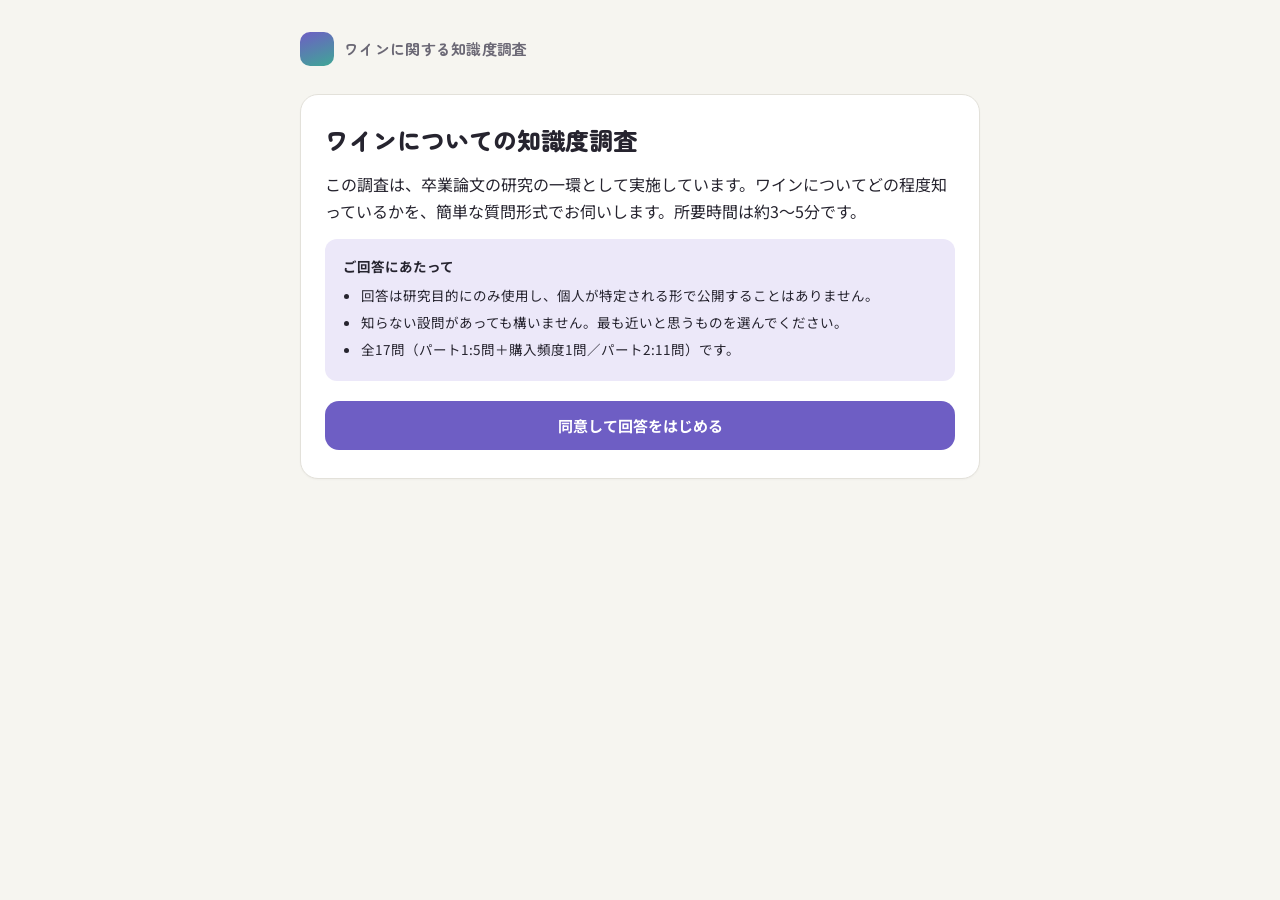
<file: site5/wine.html>
<!DOCTYPE html>
<html lang="ja">
<head>
<meta charset="UTF-8">
<meta name="viewport" content="width=device-width, initial-scale=1.0">
<title>ワインに関する知識度調査</title>
<link rel="preconnect" href="https://fonts.googleapis.com">
<link href="https://fonts.googleapis.com/css2?family=Zen+Maru+Gothic:wght@500;700;900&family=Noto+Sans+JP:wght@400;500;700&display=swap" rel="stylesheet">
<style>
  :root {
    --bg: #f6f5f0;
    --surface: #ffffff;
    --ink: #26242f;
    --ink-soft: #6b6875;
    --accent: #6e5ec4;
    --accent-dark: #574aa0;
    --accent-soft: #ece8f9;
    --mint: #3fa796;
    --mint-soft: #e2f4f1;
    --border: #e3e1da;
    --danger: #c85c5c;
    --radius: 18px;
    --font-display: 'Zen Maru Gothic', 'Noto Sans JP', sans-serif;
    --font-body: 'Noto Sans JP', sans-serif;
  }

  * { box-sizing: border-box; }

  body {
    margin: 0;
    background: var(--bg);
    color: var(--ink);
    font-family: var(--font-body);
    line-height: 1.7;
    -webkit-font-smoothing: antialiased;
  }

  .app {
    max-width: 900px;
    margin: 0 auto;
    padding: 32px 20px 80px;
    min-height: 100vh;
  }

  .card {
    max-width: 680px;
    margin-left: auto;
    margin-right: auto;
    background: var(--surface);
    border: 1px solid var(--border);
    border-radius: var(--radius);
    padding: 28px 24px;
    box-shadow: 0 1px 2px rgba(38,36,47,0.03);
  }

  header.top {
    display: flex;
    align-items: center;
    gap: 10px;
    margin-bottom: 28px;
    max-width: 680px;
    margin-left: auto;
    margin-right: auto;
  }

  .yogurt-mark {
    width: 34px; height: 34px;
    border-radius: 10px;
    background: linear-gradient(160deg, var(--accent), var(--mint));
    flex-shrink: 0;
  }

  header.top .title {
    font-family: var(--font-display);
    font-weight: 700;
    font-size: 15px;
    color: var(--ink-soft);
    letter-spacing: .02em;
  }

  .screen { display: none; animation: fadein .35s ease; }
  .screen.active { display: block; }

  @keyframes fadein {
    from { opacity: 0; transform: translateY(6px); }
    to { opacity: 1; transform: translateY(0); }
  }

  h1 {
    font-family: var(--font-display);
    font-size: 24px;
    font-weight: 900;
    margin: 0 0 14px;
    line-height: 1.4;
  }

  h2 {
    font-family: var(--font-display);
    font-size: 18px;
    font-weight: 700;
    margin: 0 0 12px;
  }

  p { margin: 0 0 14px; color: var(--ink); }
  .muted { color: var(--ink-soft); font-size: 14px; }

  .btn {
    display: inline-flex;
    align-items: center;
    justify-content: center;
    gap: 8px;
    background: var(--accent);
    color: #fff;
    border: none;
    border-radius: 14px;
    padding: 14px 22px;
    font-size: 15px;
    font-weight: 700;
    font-family: var(--font-body);
    cursor: pointer;
    width: 100%;
    transition: background .15s ease, transform .1s ease;
  }
  .btn:hover { background: var(--accent-dark); }
  .btn:active { transform: scale(.99); }
  .btn:disabled { background: #c9c6d6; cursor: not-allowed; }
  .btn.secondary {
    background: transparent;
    color: var(--accent);
    border: 1px solid var(--accent);
  }
  .btn.secondary:hover { background: var(--accent-soft); }
  .btn-row { display: flex; gap: 10px; margin-top: 24px; }
  .btn-row .btn { width: auto; flex: 1; }

  .consent-box {
    background: var(--accent-soft);
    border-radius: 12px;
    padding: 16px 18px;
    font-size: 13.5px;
    color: var(--ink);
    margin-bottom: 20px;
  }
  .consent-box ul { margin: 6px 0 0; padding-left: 18px; }
  .consent-box li { margin-bottom: 4px; }

  .progress-wrap {
    display: flex;
    align-items: center;
    gap: 6px;
    margin-bottom: 10px;
    max-width: 680px;
    margin-left: auto;
    margin-right: auto;
  }
  .progress-dot {
    flex: 1;
    height: 6px;
    border-radius: 4px;
    background: var(--border);
    transition: background .25s ease;
  }
  .progress-dot.done { background: var(--mint); }
  .progress-dot.current { background: var(--accent); }
  .progress-label {
    font-size: 13px;
    color: var(--ink-soft);
    font-weight: 700;
    margin-bottom: 10px;
    max-width: 680px;
    margin-left: auto;
    margin-right: auto;
  }

  .section-badge {
    display: inline-block;
    font-family: var(--font-display);
    font-size: 12px;
    font-weight: 700;
    color: var(--accent-dark);
    background: var(--accent-soft);
    border-radius: 999px;
    padding: 4px 12px;
    margin: 28px 0 10px;
  }
  .section-badge.first { margin-top: 0; }

  .q-block {
    padding: 18px 0;
    border-bottom: 1px dashed var(--border);
  }
  .q-block:last-child { border-bottom: none; }
  .q-num {
    font-size: 12px;
    color: var(--accent-dark);
    font-weight: 700;
    margin-bottom: 4px;
  }
  .q-text-inline {
    font-weight: 700;
    font-size: 15px;
    margin-bottom: 14px;
  }

  /* 数字＋丸のリッカート形式 */
  .likert { display: flex; justify-content: space-between; gap: 4px; margin-top: 6px; }
  .likert .pt { flex: 1; text-align: center; }
  .likert label {
    display: flex;
    flex-direction: column;
    align-items: center;
    gap: 8px;
    cursor: pointer;
    font-size: 12px;
    color: var(--ink-soft);
    font-weight: 600;
  }
  .likert input {
    appearance: none;
    -webkit-appearance: none;
    width: 22px; height: 22px;
    border-radius: 50%;
    border: 2px solid var(--border);
    cursor: pointer;
    transition: all .15s ease;
    position: relative;
  }
  .likert input:hover { border-color: var(--accent); }
  .likert input:checked {
    border-color: var(--accent);
    background: var(--accent);
    box-shadow: inset 0 0 0 4px #fff;
  }
  .likert-caption {
    display: flex;
    justify-content: space-between;
    font-size: 11.5px;
    color: var(--ink-soft);
    margin-top: 10px;
  }

  .options-list { display: flex; flex-direction: column; gap: 10px; }
  .option-card {
    border: 2px solid var(--border);
    border-radius: 16px;
    padding: 14px 16px;
    cursor: pointer;
    transition: all .15s ease;
    background: #fff;
    font-size: 14.5px;
  }
  .option-card:hover { border-color: var(--accent); }
  .option-card.selected {
    border-color: var(--accent);
    background: var(--accent-soft);
    font-weight: 700;
  }
  .option-card.dontknow { border-style: dashed; color: var(--ink-soft); }
  .option-card.dontknow.selected { color: inherit; }

  .result-badges { display: flex; gap: 8px; justify-content: center; margin-bottom: 18px; flex-wrap: wrap; }
  .badge {
    background: var(--mint-soft);
    color: #1f6e61;
    border-radius: 999px;
    padding: 6px 14px;
    font-size: 13px;
    font-weight: 700;
  }

  .hint { font-size: 12.5px; color: var(--danger); margin-top: 10px; min-height: 16px; text-align: center; }

  .stat-row { display: flex; gap: 12px; flex-wrap: wrap; margin: 16px 0; }
  .stat { background: var(--mint-soft); border-radius: 12px; padding: 12px 16px; min-width: 110px; }
  .stat .n { font-family: var(--font-display); font-size: 24px; font-weight: 900; color: var(--accent-dark); }
  .stat .l { font-size: 11.5px; color: var(--ink-soft); }

  .admin-scroll { overflow-x: auto; max-width: 100%; }
  table { width: 100%; border-collapse: collapse; font-size: 12px; margin-top: 12px; }
  th, td { border: 1px solid var(--border); padding: 5px 7px; text-align: left; white-space: nowrap; }
  th { background: var(--accent-soft); color: var(--accent-dark); position: sticky; top: 0; }

  footer.note { text-align: center; font-size: 12px; color: var(--ink-soft); margin-top: 24px; }
  .footer-link {
    display: block;
    text-align: center;
    margin-top: 30px;
    font-size: 12px;
    color: var(--ink-soft);
    text-decoration: none;
    opacity: .7;
  }
  .footer-link:hover { opacity: 1; }
</style>
</head>
<body>
<div class="app">

  <header class="top">
    <div class="yogurt-mark"></div>
    <div class="title">ワインに関する知識度調査</div>
  </header>

  <!-- ============ 画面1: 同意・導入 ============ -->
  <section id="screen-intro" class="screen active">
    <div class="card">
      <h1>ワインについての知識度調査</h1>
      <p>この調査は、卒業論文の研究の一環として実施しています。ワインについてどの程度知っているかを、簡単な質問形式でお伺いします。所要時間は約3〜5分です。</p>
      <div class="consent-box">
        <strong>ご回答にあたって</strong>
        <ul>
          <li>回答は研究目的にのみ使用し、個人が特定される形で公開することはありません。</li>
          <li>知らない設問があっても構いません。最も近いと思うものを選んでください。</li>
          <li>全17問（パート1:5問＋購入頻度1問／パート2:11問）です。</li>
        </ul>
      </div>
      <button class="btn" id="btn-start">同意して回答をはじめる</button>
    </div>
  </section>

  <!-- ============ 画面2: パート1（1ページにまとめてスクロール） ============ -->
  <section id="screen-subjective" class="screen">
    <div class="progress-label">STEP 1 / 2　パート1</div>
    <div class="progress-wrap">
      <div class="progress-dot current"></div>
      <div class="progress-dot"></div>
    </div>
    <div class="card">
      <p class="muted">それぞれの文について、あなた自身にどの程度あてはまるか選んでください。</p>
      <div id="subjective-list"></div>
      <div id="frequency-block"></div>
      <div class="hint" id="subjective-hint"></div>
      <div class="btn-row">
        <button class="btn" id="btn-to-objective">次へ</button>
      </div>
    </div>
  </section>

  <!-- ============ 画面3: パート2（1ページにまとめてスクロール） ============ -->
  <section id="screen-objective" class="screen">
    <div class="progress-label">STEP 2 / 2　パート2</div>
    <div class="progress-wrap">
      <div class="progress-dot done"></div>
      <div class="progress-dot current"></div>
    </div>
    <div class="card">
      <p class="muted">ワインについての知識を問う設問です。分からない場合は、推測で答えず「分からない」を選んでください。</p>
      <div id="objective-list"></div>
      <div class="hint" id="objective-hint"></div>
      <div class="btn-row">
        <button class="btn secondary" id="btn-back-subjective">戻る</button>
        <button class="btn" id="btn-submit">回答を送信する</button>
      </div>
    </div>
  </section>

  <!-- ============ 画面4: 完了 ============ -->
  <section id="screen-thanks" class="screen">
    <div class="card">
      <h2 style="text-align:center;">ご回答ありがとうございました</h2>
      <p class="muted" id="submit-status" style="text-align:center;">回答を記録しています…</p>
      <button class="btn secondary" id="btn-retry-submit" style="display:none;">回答をもう一度記録する</button>
    </div>
    <footer class="note">回答データは研究目的にのみ使用されます。</footer>
  </section>

</div>

<script src="../data/config.js"></script>
<script>
const SURVEY_KEY_PREFIX = 'response:wine:';
const PRODUCT = 'ワイン';

/* =========================================================================
   本システム（サイト1〜5）との連携設定
   ========================================================================= */
const BASE_URL = window.EXP_CONFIG.BASE_URL;
const GAS_URL = window.EXP_CONFIG.GAS_URL;
const GOOD_CODE = "wine";

const SYS_PARAMS = new URLSearchParams(window.location.search);
const SYS = {
  id: SYS_PARAMS.get('id') || '',
  group: SYS_PARAMS.get('group') || '',
  good1: SYS_PARAMS.get('good1') || '',
  good2: SYS_PARAMS.get('good2') || '',
  gender: SYS_PARAMS.get('gender') || '',
  age: SYS_PARAMS.get('age') || '',
  current: SYS_PARAMS.get('current') || '1', // どちらの財のCO直後のアンケートか（1 or 2）
};

// GASのコールドスタート対策：ページを開いた時点で軽く一度呼んでおく（結果は使わない）
try { fetch(GAS_URL, { method: 'GET', mode: 'no-cors' }).catch(function(){}); } catch(e) {}

function buildNextUrl() {
  if (SYS.current === '1') {
    // 財1のCO・アンケートが終わった → 財2のコンジョイント(site2)へ
    const params = new URLSearchParams({
      id: SYS.id, group: SYS.group, good1: SYS.good1, good2: SYS.good2,
      current: '2', gender: SYS.gender, age: SYS.age
    });
    return BASE_URL + 'site2/' + SYS.good2 + '.html?' + params.toString();
  } else {
    // 財2のCO・アンケートも終わった → 実験は全て終了
    const params = new URLSearchParams({ id: SYS.id });
    return BASE_URL + 'complete/index.html?' + params.toString();
  }
}


const subjectiveItems = [
  '私はワインについて詳しい方だと思う',
  'ワインの種類やブランドの違いをよく理解している',
  '友人にワインについて聞かれたら、詳しく説明できる自信がある',
  'ワインを選ぶ際、自分の知識に自信を持って選べる',
  '他の人と比べて、ワインについての知識は豊富な方だと思う'
];

const conceptQuestions = [
  {q:'赤ワインと白ワインの製法上の主な違いとして正しいものはどれですか。', opts:['赤ワインは白ブドウ、白ワインは黒ブドウを使う','赤ワインは果皮ごと発酵させ、白ワインは果汁のみを発酵させることが多い','白ワインの方がアルコール度数が必ず高い','製法に違いはなく、ブドウの色だけが異なる'], correct:1},
  {q:'ワインの「タンニン」の説明として最も適切なものはどれですか。', opts:['ブドウの糖分から生まれる甘みの成分','主に果皮や種、樽由来の渋み成分','発酵を止めるために添加される保存料','ワインの色を薄くする成分'], correct:1},
  {q:'料理とワインの「マリアージュ（相性）」の一般的な考え方として適切なものはどれですか。', opts:['味の強さや脂の量に応じて赤・白を使い分けるとよいとされる','常に赤ワインを合わせるのが正解とされる','相性は存在せず、価格が高いワインが常に最適である','魚料理には必ず赤ワインを合わせるべきとされる'], correct:0},
  {q:'ワインの一般的な保存方法として適切なものはどれですか。', opts:['立てて常温の明るい場所に置くのがよい','横に寝かせ、直射日光を避けた涼しい場所で保存する','冷凍庫で保存すると熟成が進む','保存方法によって品質は変わらない'], correct:1},
  {q:'ワインのラベルに記載される「収穫年（ヴィンテージ）」の意味として正しいものはどれですか。', opts:['ワインを瓶詰めした年を示す','ブドウを収穫した年を示す','販売を開始した年を示す','輸入された年を示す'], correct:1}
];

const brandQuestions = [
  {q:'「ボジョレー・ヌーヴォー」はどこの国のワインですか。', opts:['フランス','イタリア','ドイツ','スペイン'], correct:0},
  {q:'「キャンティ」はどこの国のワインですか。', opts:['スペイン','イタリア','ポルトガル','フランス'], correct:1},
  {q:'「リオハ」はどこの国のワイン産地ですか。', opts:['スペイン','チリ','アルゼンチン','ポルトガル'], correct:0},
  {q:'「ロバート・モンダヴィ」はどこの国のワイナリーですか。', opts:['アメリカ','オーストラリア','南アフリカ','チリ'], correct:0},
  {q:'「ペトリュス」はどこの国のワインですか。', opts:['フランス','イタリア','スペイン','ドイツ'], correct:0},
  {q:'「オーパス・ワン」はどこの国のワイナリーですか。', opts:['アメリカ','フランス','チリ','オーストラリア'], correct:0}
];

const purchaseFrequencyOptions = ['ほとんど購入しない','月に1回程度','月に2〜3回','週に1〜2回','週に3回以上'];   // 並び順＝頻度が高くなる順（番号が大きいほど頻繁に購入）

const state = {
  subjective: new Array(subjectiveItems.length).fill(null),
  purchaseFrequency: null,
  concept: new Array(conceptQuestions.length).fill(null),
  brand: new Array(brandQuestions.length).fill(null)
};

function showScreen(id){
  document.querySelectorAll('.screen').forEach(el => el.classList.remove('active'));
  document.getElementById(id).classList.add('active');
  window.scrollTo({top:0, behavior:'smooth'});
}

/* ---------- 主観的知識ページの描画 ---------- */
function renderSubjectivePage(){
  const wrap = document.getElementById('subjective-list');
  wrap.innerHTML = '';
  subjectiveItems.forEach((text,i)=>{
    const block = document.createElement('div');
    block.className = 'q-block';
    block.innerHTML = `
      <div class="q-num">Q${i+1}</div>
      <div class="q-text-inline">${text}</div>
      <div class="likert">
        ${[1,2,3,4,5,6,7].map(v=>`
          <div class="pt">
            <label>
              <input type="radio" name="subj${i}" value="${v}" ${state.subjective[i]===v?'checked':''}>
              ${v}
            </label>
          </div>
        `).join('')}
      </div>
      <div class="likert-caption"><span>全くそう思わない</span><span>非常にそう思う</span></div>
    `;
    block.querySelectorAll('input').forEach(inp=>{
      inp.addEventListener('change', ()=>{
        state.subjective[i] = parseInt(inp.value);
        document.getElementById('subjective-hint').textContent = '';
      });
    });
    wrap.appendChild(block);
  });
  renderFrequencyBlock();
}

function renderFrequencyBlock(){
  const fwrap = document.getElementById('frequency-block');
  fwrap.innerHTML = '';
  const block = document.createElement('div');
  block.className = 'q-block';
  const num = document.createElement('div');
  num.className = 'q-num';
  num.textContent = '購入頻度';
  const text = document.createElement('div');
  text.className = 'q-text-inline';
  text.textContent = `あなたは平均してどのくらいの頻度で${PRODUCT}を購入しますか。`;
  const list = document.createElement('div');
  list.className = 'options-list';
  purchaseFrequencyOptions.forEach((label, oi)=>{
    const card = document.createElement('div');
    card.className = 'option-card';
    if(state.purchaseFrequency === oi) card.classList.add('selected');
    card.textContent = label;
    card.addEventListener('click', ()=>{
      state.purchaseFrequency = oi;
      document.getElementById('subjective-hint').textContent = '';
      renderFrequencyBlock();
    });
    list.appendChild(card);
  });
  block.appendChild(num);
  block.appendChild(text);
  block.appendChild(list);
  fwrap.appendChild(block);
}

document.getElementById('btn-to-objective').addEventListener('click', ()=>{
  if(state.subjective.some(v=>v===null) || state.purchaseFrequency === null){
    document.getElementById('subjective-hint').textContent = 'すべての項目に回答してください。';
    return;
  }
  showScreen('screen-objective');
});

/* ---------- 客観的知識ページの描画（概念＋ブランドを1ページに） ---------- */
function renderObjectivePage(){
  const wrap = document.getElementById('objective-list');
  wrap.innerHTML = '';
  conceptQuestions.forEach((item,i)=>{
    wrap.appendChild(buildMCBlock(`Q${i+1}`, item, state.concept, i, 'concept'));
  });
  brandQuestions.forEach((item,i)=>{
    wrap.appendChild(buildMCBlock(`Q${conceptQuestions.length + i + 1}`, item, state.brand, i, 'brand'));
  });
}

function buildMCBlock(label, item, answerArr, idx, group){
  const block = document.createElement('div');
  block.className = 'q-block';
  const num = document.createElement('div');
  num.className = 'q-num';
  num.textContent = label;
  const text = document.createElement('div');
  text.className = 'q-text-inline';
  text.textContent = item.q;
  const list = document.createElement('div');
  list.className = 'options-list';

  item.opts.forEach((optText, oi)=>{
    const card = document.createElement('div');
    card.className = 'option-card';
    if(answerArr[idx] === oi) card.classList.add('selected');
    card.textContent = optText;
    card.addEventListener('click', ()=>{
      answerArr[idx] = oi;
      document.getElementById('objective-hint').textContent = '';
      renderObjectivePage();
    });
    list.appendChild(card);
  });
  // 「分からない」（当てずっぽうの回答を防ぐため）。値は選択肢の数（= 正解にならない番号）。誤答と同じく0点
  (function(){
    const oi = item.opts.length;
    const card = document.createElement('div');
    card.className = 'option-card dontknow';
    if(answerArr[idx] === oi) card.classList.add('selected');
    card.textContent = '分からない';
    card.addEventListener('click', ()=>{
      answerArr[idx] = oi;
      document.getElementById('objective-hint').textContent = '';
      renderObjectivePage();
    });
    list.appendChild(card);
  })();

  block.appendChild(num);
  block.appendChild(text);
  block.appendChild(list);
  return block;
}

document.getElementById('btn-back-subjective').addEventListener('click', ()=>{
  showScreen('screen-subjective');
});

document.getElementById('btn-submit').addEventListener('click', ()=>{
  if(state.concept.some(v=>v===null) || state.brand.some(v=>v===null)){
    document.getElementById('objective-hint').textContent = 'すべての設問に回答してください。';
    return;
  }
  submitAnswers();
});

document.getElementById('btn-start').addEventListener('click', ()=>{
  renderSubjectivePage();
  renderObjectivePage();
  showScreen('screen-subjective');
});

/* ---------- 送信・記録 ---------- */
function uid(){
  return Date.now().toString(36) + '-' + Math.random().toString(36).slice(2,8);
}

function buildRecord(){
  const conceptCorrect = state.concept.map((ans,i)=> ans === conceptQuestions[i].correct ? 1 : 0);
  const brandCorrect = state.brand.map((ans,i)=> ans === brandQuestions[i].correct ? 1 : 0);
  const subjAvg = state.subjective.reduce((a,b)=>a+b,0) / state.subjective.length;

  return {
    id: uid(),
    product: PRODUCT,
    timestamp: new Date().toISOString(),
    subjective_raw: state.subjective.slice(),
    subjective_avg: Number(subjAvg.toFixed(2)),
    purchase_frequency_index: state.purchaseFrequency,
    purchase_frequency_score: state.purchaseFrequency + 1,   // 1〜5（5=週に3回以上、1=ほとんど購入しない）
    purchase_frequency_label: purchaseFrequencyOptions[state.purchaseFrequency],
    concept_answers: state.concept.slice(),
    concept_correct: conceptCorrect,
    concept_score: conceptCorrect.reduce((a,b)=>a+b,0),
    concept_total: conceptQuestions.length,
    brand_answers: state.brand.slice(),
    brand_correct: brandCorrect,
    brand_score: brandCorrect.reduce((a,b)=>a+b,0),
    brand_total: brandQuestions.length,
    concept_dontknow: state.concept.filter((a,i)=> a === conceptQuestions[i].opts.length).length,
    brand_dontknow: state.brand.filter((a,i)=> a === brandQuestions[i].opts.length).length,
    objective_total_score: conceptCorrect.reduce((a,b)=>a+b,0) + brandCorrect.reduce((a,b)=>a+b,0)
  };
}

function submitAnswers(){
  const record = buildRecord();
  document.getElementById('submit-status').textContent = '回答を記録しています…';
  document.getElementById('btn-retry-submit').style.display = 'none';
  showScreen('screen-thanks');
  sendToGAS(record, false);
}

function sendToGAS(record, isAutoRetry){
  const payload = {
    action: 'submitKnowledge',
    id: SYS.id,
    good: GOOD_CODE,
    subjectiveAvg: record.subjective_avg,
    purchaseFrequencyScore: record.purchase_frequency_score,
    purchaseFrequencyLabel: record.purchase_frequency_label,
    conceptScore: record.concept_score,
    conceptTotal: record.concept_total,
    brandScore: record.brand_score,
    brandTotal: record.brand_total,
    objectiveScore: record.objective_total_score,
    objectiveTotal: record.concept_total + record.brand_total,
    conceptDontKnow: record.concept_dontknow,   // 「分からない」の数（概念知識）
    brandDontKnow: record.brand_dontknow,       // 「分からない」の数（ブランド知識）
    dontKnowCount: record.concept_dontknow + record.brand_dontknow,
  };

  fetch(GAS_URL, {
    method: 'POST',
    headers: { 'Content-Type': 'text/plain;charset=utf-8' },
    body: JSON.stringify(payload),
  }).then(res => res.json())
    .then(data => {
      if (data.status === 'ok') {
        document.getElementById('submit-status').textContent = '記録が完了しました。実験画面に移動します…';
        document.getElementById('btn-retry-submit').style.display = 'none';
        window.location.href = buildNextUrl();
      } else {
        if (!isAutoRetry) { setTimeout(() => sendToGAS(record, true), 800); return; }
        document.getElementById('submit-status').textContent = data.message || '回答の記録に失敗しました。お手数ですが下のボタンからもう一度お試しください。';
        document.getElementById('btn-retry-submit').style.display = 'block';
      }
    })
    .catch(() => {
      if (!isAutoRetry) { setTimeout(() => sendToGAS(record, true), 800); return; }
      document.getElementById('submit-status').textContent = '通信エラーが発生しました。お手数ですが下のボタンからもう一度お試しください。';
      document.getElementById('btn-retry-submit').style.display = 'block';
    });
}

document.getElementById('btn-retry-submit').addEventListener('click', ()=>{
  document.getElementById('submit-status').textContent = '回答を記録しています…';
  document.getElementById('btn-retry-submit').style.display = 'none';
  sendToGAS(buildRecord(), false);
});
</script>
</body>
</html>
</file>
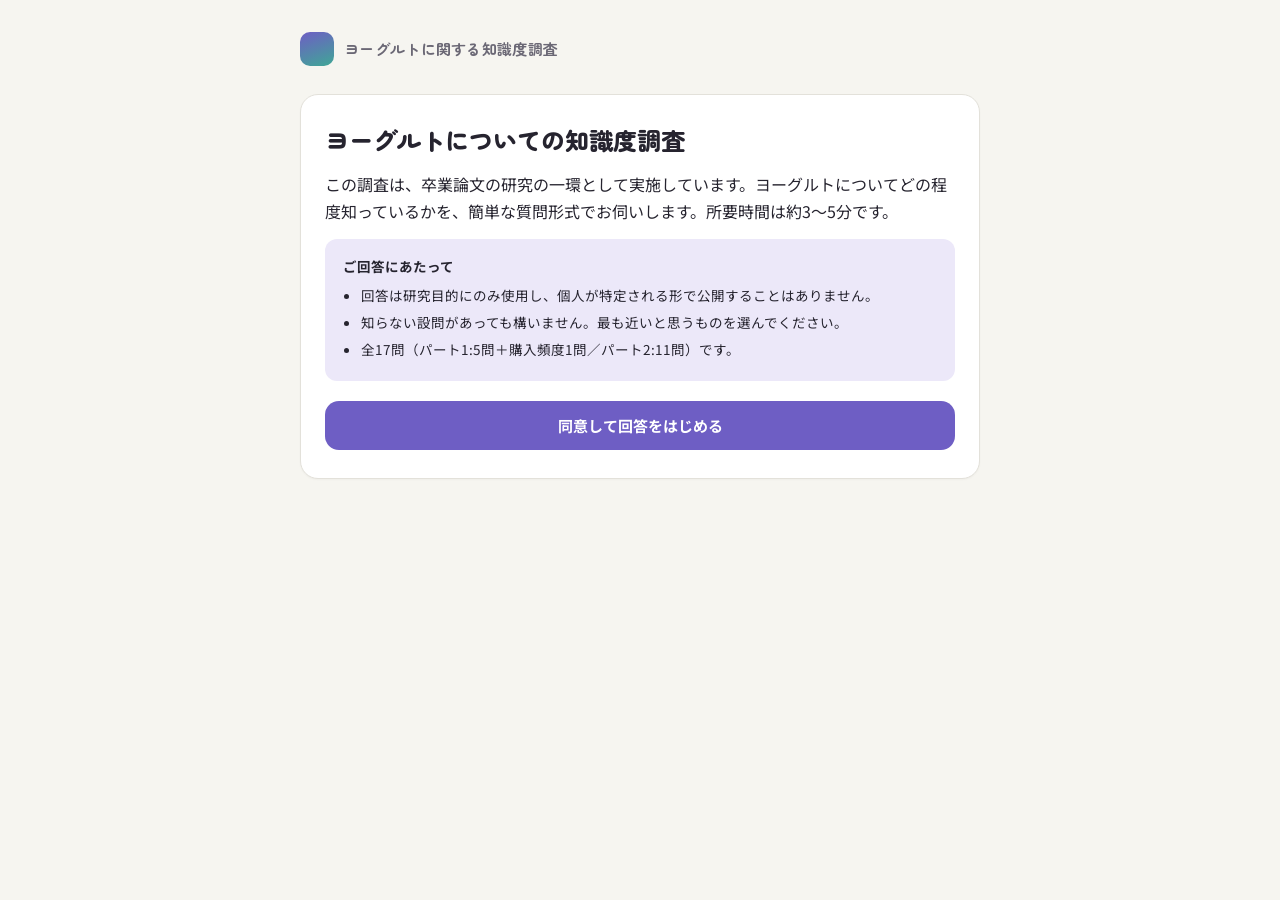
<file: site5/yogurt.html>
<!DOCTYPE html>
<html lang="ja">
<head>
<meta charset="UTF-8">
<meta name="viewport" content="width=device-width, initial-scale=1.0">
<title>ヨーグルトに関する知識度調査</title>
<link rel="preconnect" href="https://fonts.googleapis.com">
<link href="https://fonts.googleapis.com/css2?family=Zen+Maru+Gothic:wght@500;700;900&family=Noto+Sans+JP:wght@400;500;700&display=swap" rel="stylesheet">
<style>
  :root {
    --bg: #f6f5f0;
    --surface: #ffffff;
    --ink: #26242f;
    --ink-soft: #6b6875;
    --accent: #6e5ec4;
    --accent-dark: #574aa0;
    --accent-soft: #ece8f9;
    --mint: #3fa796;
    --mint-soft: #e2f4f1;
    --border: #e3e1da;
    --danger: #c85c5c;
    --radius: 18px;
    --font-display: 'Zen Maru Gothic', 'Noto Sans JP', sans-serif;
    --font-body: 'Noto Sans JP', sans-serif;
  }

  * { box-sizing: border-box; }

  body {
    margin: 0;
    background: var(--bg);
    color: var(--ink);
    font-family: var(--font-body);
    line-height: 1.7;
    -webkit-font-smoothing: antialiased;
  }

  .app {
    max-width: 900px;
    margin: 0 auto;
    padding: 32px 20px 80px;
    min-height: 100vh;
  }

  .card {
    max-width: 680px;
    margin-left: auto;
    margin-right: auto;
    background: var(--surface);
    border: 1px solid var(--border);
    border-radius: var(--radius);
    padding: 28px 24px;
    box-shadow: 0 1px 2px rgba(38,36,47,0.03);
  }

  header.top {
    display: flex;
    align-items: center;
    gap: 10px;
    margin-bottom: 28px;
    max-width: 680px;
    margin-left: auto;
    margin-right: auto;
  }

  .yogurt-mark {
    width: 34px; height: 34px;
    border-radius: 10px;
    background: linear-gradient(160deg, var(--accent), var(--mint));
    flex-shrink: 0;
  }

  header.top .title {
    font-family: var(--font-display);
    font-weight: 700;
    font-size: 15px;
    color: var(--ink-soft);
    letter-spacing: .02em;
  }

  .screen { display: none; animation: fadein .35s ease; }
  .screen.active { display: block; }

  @keyframes fadein {
    from { opacity: 0; transform: translateY(6px); }
    to { opacity: 1; transform: translateY(0); }
  }

  h1 {
    font-family: var(--font-display);
    font-size: 24px;
    font-weight: 900;
    margin: 0 0 14px;
    line-height: 1.4;
  }

  h2 {
    font-family: var(--font-display);
    font-size: 18px;
    font-weight: 700;
    margin: 0 0 12px;
  }

  p { margin: 0 0 14px; color: var(--ink); }
  .muted { color: var(--ink-soft); font-size: 14px; }

  .btn {
    display: inline-flex;
    align-items: center;
    justify-content: center;
    gap: 8px;
    background: var(--accent);
    color: #fff;
    border: none;
    border-radius: 14px;
    padding: 14px 22px;
    font-size: 15px;
    font-weight: 700;
    font-family: var(--font-body);
    cursor: pointer;
    width: 100%;
    transition: background .15s ease, transform .1s ease;
  }
  .btn:hover { background: var(--accent-dark); }
  .btn:active { transform: scale(.99); }
  .btn:disabled { background: #c9c6d6; cursor: not-allowed; }
  .btn.secondary {
    background: transparent;
    color: var(--accent);
    border: 1px solid var(--accent);
  }
  .btn.secondary:hover { background: var(--accent-soft); }
  .btn-row { display: flex; gap: 10px; margin-top: 24px; }
  .btn-row .btn { width: auto; flex: 1; }

  .consent-box {
    background: var(--accent-soft);
    border-radius: 12px;
    padding: 16px 18px;
    font-size: 13.5px;
    color: var(--ink);
    margin-bottom: 20px;
  }
  .consent-box ul { margin: 6px 0 0; padding-left: 18px; }
  .consent-box li { margin-bottom: 4px; }

  .progress-wrap {
    display: flex;
    align-items: center;
    gap: 6px;
    margin-bottom: 10px;
    max-width: 680px;
    margin-left: auto;
    margin-right: auto;
  }
  .progress-dot {
    flex: 1;
    height: 6px;
    border-radius: 4px;
    background: var(--border);
    transition: background .25s ease;
  }
  .progress-dot.done { background: var(--mint); }
  .progress-dot.current { background: var(--accent); }
  .progress-label {
    font-size: 13px;
    color: var(--ink-soft);
    font-weight: 700;
    margin-bottom: 10px;
    max-width: 680px;
    margin-left: auto;
    margin-right: auto;
  }

  .section-badge {
    display: inline-block;
    font-family: var(--font-display);
    font-size: 12px;
    font-weight: 700;
    color: var(--accent-dark);
    background: var(--accent-soft);
    border-radius: 999px;
    padding: 4px 12px;
    margin: 28px 0 10px;
  }
  .section-badge.first { margin-top: 0; }

  .q-block {
    padding: 18px 0;
    border-bottom: 1px dashed var(--border);
  }
  .q-block:last-child { border-bottom: none; }
  .q-num {
    font-size: 12px;
    color: var(--accent-dark);
    font-weight: 700;
    margin-bottom: 4px;
  }
  .q-text-inline {
    font-weight: 700;
    font-size: 15px;
    margin-bottom: 14px;
  }

  /* 数字＋丸のリッカート形式 */
  .likert { display: flex; justify-content: space-between; gap: 4px; margin-top: 6px; }
  .likert .pt { flex: 1; text-align: center; }
  .likert label {
    display: flex;
    flex-direction: column;
    align-items: center;
    gap: 8px;
    cursor: pointer;
    font-size: 12px;
    color: var(--ink-soft);
    font-weight: 600;
  }
  .likert input {
    appearance: none;
    -webkit-appearance: none;
    width: 22px; height: 22px;
    border-radius: 50%;
    border: 2px solid var(--border);
    cursor: pointer;
    transition: all .15s ease;
    position: relative;
  }
  .likert input:hover { border-color: var(--accent); }
  .likert input:checked {
    border-color: var(--accent);
    background: var(--accent);
    box-shadow: inset 0 0 0 4px #fff;
  }
  .likert-caption {
    display: flex;
    justify-content: space-between;
    font-size: 11.5px;
    color: var(--ink-soft);
    margin-top: 10px;
  }

  .options-list { display: flex; flex-direction: column; gap: 10px; }
  .option-card {
    border: 2px solid var(--border);
    border-radius: 16px;
    padding: 14px 16px;
    cursor: pointer;
    transition: all .15s ease;
    background: #fff;
    font-size: 14.5px;
  }
  .option-card:hover { border-color: var(--accent); }
  .option-card.selected {
    border-color: var(--accent);
    background: var(--accent-soft);
    font-weight: 700;
  }
  .option-card.dontknow { border-style: dashed; color: var(--ink-soft); }
  .option-card.dontknow.selected { color: inherit; }

  .result-badges { display: flex; gap: 8px; justify-content: center; margin-bottom: 18px; flex-wrap: wrap; }
  .badge {
    background: var(--mint-soft);
    color: #1f6e61;
    border-radius: 999px;
    padding: 6px 14px;
    font-size: 13px;
    font-weight: 700;
  }

  .hint { font-size: 12.5px; color: var(--danger); margin-top: 10px; min-height: 16px; text-align: center; }

  .stat-row { display: flex; gap: 12px; flex-wrap: wrap; margin: 16px 0; }
  .stat { background: var(--mint-soft); border-radius: 12px; padding: 12px 16px; min-width: 110px; }
  .stat .n { font-family: var(--font-display); font-size: 24px; font-weight: 900; color: var(--accent-dark); }
  .stat .l { font-size: 11.5px; color: var(--ink-soft); }

  .admin-scroll { overflow-x: auto; max-width: 100%; }
  table { width: 100%; border-collapse: collapse; font-size: 12px; margin-top: 12px; }
  th, td { border: 1px solid var(--border); padding: 5px 7px; text-align: left; white-space: nowrap; }
  th { background: var(--accent-soft); color: var(--accent-dark); position: sticky; top: 0; }

  footer.note { text-align: center; font-size: 12px; color: var(--ink-soft); margin-top: 24px; }
  .footer-link {
    display: block;
    text-align: center;
    margin-top: 30px;
    font-size: 12px;
    color: var(--ink-soft);
    text-decoration: none;
    opacity: .7;
  }
  .footer-link:hover { opacity: 1; }
</style>
</head>
<body>
<div class="app">

  <header class="top">
    <div class="yogurt-mark"></div>
    <div class="title">ヨーグルトに関する知識度調査</div>
  </header>

  <!-- ============ 画面1: 同意・導入 ============ -->
  <section id="screen-intro" class="screen active">
    <div class="card">
      <h1>ヨーグルトについての知識度調査</h1>
      <p>この調査は、卒業論文の研究の一環として実施しています。ヨーグルトについてどの程度知っているかを、簡単な質問形式でお伺いします。所要時間は約3〜5分です。</p>
      <div class="consent-box">
        <strong>ご回答にあたって</strong>
        <ul>
          <li>回答は研究目的にのみ使用し、個人が特定される形で公開することはありません。</li>
          <li>知らない設問があっても構いません。最も近いと思うものを選んでください。</li>
          <li>全17問（パート1:5問＋購入頻度1問／パート2:11問）です。</li>
        </ul>
      </div>
      <button class="btn" id="btn-start">同意して回答をはじめる</button>
    </div>
  </section>

  <!-- ============ 画面2: パート1（1ページにまとめてスクロール） ============ -->
  <section id="screen-subjective" class="screen">
    <div class="progress-label">STEP 1 / 2　パート1</div>
    <div class="progress-wrap">
      <div class="progress-dot current"></div>
      <div class="progress-dot"></div>
    </div>
    <div class="card">
      <p class="muted">それぞれの文について、あなた自身にどの程度あてはまるか選んでください。</p>
      <div id="subjective-list"></div>
      <div id="frequency-block"></div>
      <div class="hint" id="subjective-hint"></div>
      <div class="btn-row">
        <button class="btn" id="btn-to-objective">次へ</button>
      </div>
    </div>
  </section>

  <!-- ============ 画面3: パート2（1ページにまとめてスクロール） ============ -->
  <section id="screen-objective" class="screen">
    <div class="progress-label">STEP 2 / 2　パート2</div>
    <div class="progress-wrap">
      <div class="progress-dot done"></div>
      <div class="progress-dot current"></div>
    </div>
    <div class="card">
      <p class="muted">ヨーグルトについての知識を問う設問です。分からない場合は、推測で答えず「分からない」を選んでください。</p>
      <div id="objective-list"></div>
      <div class="hint" id="objective-hint"></div>
      <div class="btn-row">
        <button class="btn secondary" id="btn-back-subjective">戻る</button>
        <button class="btn" id="btn-submit">回答を送信する</button>
      </div>
    </div>
  </section>

  <!-- ============ 画面4: 完了 ============ -->
  <section id="screen-thanks" class="screen">
    <div class="card">
      <h2 style="text-align:center;">ご回答ありがとうございました</h2>
      <p class="muted" id="submit-status" style="text-align:center;">回答を記録しています…</p>
      <button class="btn secondary" id="btn-retry-submit" style="display:none;">回答をもう一度記録する</button>
    </div>
    <footer class="note">回答データは研究目的にのみ使用されます。</footer>
  </section>

</div>

<script src="../data/config.js"></script>
<script>
const SURVEY_KEY_PREFIX = 'response:yogurt:';
const PRODUCT = 'ヨーグルト';

/* =========================================================================
   本システム（サイト1〜5）との連携設定
   ========================================================================= */
const BASE_URL = window.EXP_CONFIG.BASE_URL;
const GAS_URL = window.EXP_CONFIG.GAS_URL;
const GOOD_CODE = "yogurt";

const SYS_PARAMS = new URLSearchParams(window.location.search);
const SYS = {
  id: SYS_PARAMS.get('id') || '',
  group: SYS_PARAMS.get('group') || '',
  good1: SYS_PARAMS.get('good1') || '',
  good2: SYS_PARAMS.get('good2') || '',
  gender: SYS_PARAMS.get('gender') || '',
  age: SYS_PARAMS.get('age') || '',
  current: SYS_PARAMS.get('current') || '1', // どちらの財のCO直後のアンケートか（1 or 2）
};

// GASのコールドスタート対策：ページを開いた時点で軽く一度呼んでおく（結果は使わない）
try { fetch(GAS_URL, { method: 'GET', mode: 'no-cors' }).catch(function(){}); } catch(e) {}

function buildNextUrl() {
  if (SYS.current === '1') {
    // 財1のCO・アンケートが終わった → 財2のコンジョイント(site2)へ
    const params = new URLSearchParams({
      id: SYS.id, group: SYS.group, good1: SYS.good1, good2: SYS.good2,
      current: '2', gender: SYS.gender, age: SYS.age
    });
    return BASE_URL + 'site2/' + SYS.good2 + '.html?' + params.toString();
  } else {
    // 財2のCO・アンケートも終わった → 実験は全て終了
    const params = new URLSearchParams({ id: SYS.id });
    return BASE_URL + 'complete/index.html?' + params.toString();
  }
}


const subjectiveItems = [
  '私はヨーグルトについて詳しい方だと思う',
  'ヨーグルトの種類やブランドの違いをよく理解している',
  '友人にヨーグルトについて聞かれたら、詳しく説明できる自信がある',
  'ヨーグルトを選ぶ際、自分の知識に自信を持って選べる',
  '他の人と比べて、ヨーグルトについての知識は豊富な方だと思う'
];

const conceptQuestions = [
  {q:'ビフィズス菌の説明として正しいものはどれですか。', opts:['主に小腸で増殖する菌である','酸素があると活発に増殖する菌である','主に大腸に生息する嫌気性（酸素を嫌う）の菌である','加熱しても死滅しない菌である'], correct:2},
  {q:'「プロバイオティクス」の意味として最も適切なものはどれですか。', opts:['人体に有益な働きをする生きた微生物','乳製品に含まれる食物繊維の一種','発酵を促進する酵素','保存料として使われる添加物'], correct:0},
  {q:'ヨーグルトの栄養面の特徴として正しいものはどれですか。', opts:['乳製品の中でも特にビタミンCが豊富である','牛乳と同様、カルシウムを豊富に含む','脂質を全く含まない食品である','主な栄養素は食物繊維である'], correct:1},
  {q:'開封後のヨーグルトの一般的な取り扱いとして適切なものはどれですか。', opts:['常温で保存すれば数週間品質が保たれる','冷蔵保存し、できるだけ早く食べきる','冷凍保存すると風味が向上する','保存方法は品質に影響しない'], correct:1},
  {q:'「成分無調整」と表示されたヨーグルトの説明として正しいものはどれですか。', opts:['生乳に含まれる脂肪分などを調整せずに作られたヨーグルトである','添加物を一切使用していないヨーグルトである','賞味期限を延長する加工がされていないヨーグルトである','乳酸菌を添加していないヨーグルトである'], correct:0}
];

const brandQuestions = [
  {q:'「LG21」を製造しているメーカーはどこですか。', opts:['明治','森永乳業','雪印メグミルク','江崎グリコ'], correct:0},
  {q:'「ダノン」はどこの国発祥のメーカーですか。', opts:['アメリカ','フランス','ドイツ','イギリス'], correct:1},
  {q:'「ビヒダスヨーグルト」を製造しているメーカーはどこですか。', opts:['森永乳業','明治','雪印メグミルク','江崎グリコ'], correct:0},
  {q:'「オイコス」はどこのメーカーの商品ですか。', opts:['ダノン','江崎グリコ','森永乳業','雪印メグミルク'], correct:0},
  {q:'「パルテノ」はどこのメーカーの商品ですか。', opts:['森永乳業','雪印メグミルク','明治','江崎グリコ'], correct:0},
  {q:'「Fage（ファージ）」はどこの国発祥のメーカーですか。', opts:['ギリシャ','トルコ','イタリア','キプロス'], correct:0}
];

const purchaseFrequencyOptions = ['ほとんど購入しない','月に1回程度','月に2〜3回','週に1〜2回','週に3回以上'];   // 並び順＝頻度が高くなる順（番号が大きいほど頻繁に購入）

const state = {
  subjective: new Array(subjectiveItems.length).fill(null),
  purchaseFrequency: null,
  concept: new Array(conceptQuestions.length).fill(null),
  brand: new Array(brandQuestions.length).fill(null)
};

function showScreen(id){
  document.querySelectorAll('.screen').forEach(el => el.classList.remove('active'));
  document.getElementById(id).classList.add('active');
  window.scrollTo({top:0, behavior:'smooth'});
}

/* ---------- 主観的知識ページの描画 ---------- */
function renderSubjectivePage(){
  const wrap = document.getElementById('subjective-list');
  wrap.innerHTML = '';
  subjectiveItems.forEach((text,i)=>{
    const block = document.createElement('div');
    block.className = 'q-block';
    block.innerHTML = `
      <div class="q-num">Q${i+1}</div>
      <div class="q-text-inline">${text}</div>
      <div class="likert">
        ${[1,2,3,4,5,6,7].map(v=>`
          <div class="pt">
            <label>
              <input type="radio" name="subj${i}" value="${v}" ${state.subjective[i]===v?'checked':''}>
              ${v}
            </label>
          </div>
        `).join('')}
      </div>
      <div class="likert-caption"><span>全くそう思わない</span><span>非常にそう思う</span></div>
    `;
    block.querySelectorAll('input').forEach(inp=>{
      inp.addEventListener('change', ()=>{
        state.subjective[i] = parseInt(inp.value);
        document.getElementById('subjective-hint').textContent = '';
      });
    });
    wrap.appendChild(block);
  });
  renderFrequencyBlock();
}

function renderFrequencyBlock(){
  const fwrap = document.getElementById('frequency-block');
  fwrap.innerHTML = '';
  const block = document.createElement('div');
  block.className = 'q-block';
  const num = document.createElement('div');
  num.className = 'q-num';
  num.textContent = '購入頻度';
  const text = document.createElement('div');
  text.className = 'q-text-inline';
  text.textContent = `あなたは平均してどのくらいの頻度で${PRODUCT}を購入しますか。`;
  const list = document.createElement('div');
  list.className = 'options-list';
  purchaseFrequencyOptions.forEach((label, oi)=>{
    const card = document.createElement('div');
    card.className = 'option-card';
    if(state.purchaseFrequency === oi) card.classList.add('selected');
    card.textContent = label;
    card.addEventListener('click', ()=>{
      state.purchaseFrequency = oi;
      document.getElementById('subjective-hint').textContent = '';
      renderFrequencyBlock();
    });
    list.appendChild(card);
  });
  block.appendChild(num);
  block.appendChild(text);
  block.appendChild(list);
  fwrap.appendChild(block);
}

document.getElementById('btn-to-objective').addEventListener('click', ()=>{
  if(state.subjective.some(v=>v===null) || state.purchaseFrequency === null){
    document.getElementById('subjective-hint').textContent = 'すべての項目に回答してください。';
    return;
  }
  showScreen('screen-objective');
});

/* ---------- 客観的知識ページの描画（概念＋ブランドを1ページに） ---------- */
function renderObjectivePage(){
  const wrap = document.getElementById('objective-list');
  wrap.innerHTML = '';
  conceptQuestions.forEach((item,i)=>{
    wrap.appendChild(buildMCBlock(`Q${i+1}`, item, state.concept, i, 'concept'));
  });
  brandQuestions.forEach((item,i)=>{
    wrap.appendChild(buildMCBlock(`Q${conceptQuestions.length + i + 1}`, item, state.brand, i, 'brand'));
  });
}

function buildMCBlock(label, item, answerArr, idx, group){
  const block = document.createElement('div');
  block.className = 'q-block';
  const num = document.createElement('div');
  num.className = 'q-num';
  num.textContent = label;
  const text = document.createElement('div');
  text.className = 'q-text-inline';
  text.textContent = item.q;
  const list = document.createElement('div');
  list.className = 'options-list';

  item.opts.forEach((optText, oi)=>{
    const card = document.createElement('div');
    card.className = 'option-card';
    if(answerArr[idx] === oi) card.classList.add('selected');
    card.textContent = optText;
    card.addEventListener('click', ()=>{
      answerArr[idx] = oi;
      document.getElementById('objective-hint').textContent = '';
      renderObjectivePage();
    });
    list.appendChild(card);
  });
  // 「分からない」（当てずっぽうの回答を防ぐため）。値は選択肢の数（= 正解にならない番号）。誤答と同じく0点
  (function(){
    const oi = item.opts.length;
    const card = document.createElement('div');
    card.className = 'option-card dontknow';
    if(answerArr[idx] === oi) card.classList.add('selected');
    card.textContent = '分からない';
    card.addEventListener('click', ()=>{
      answerArr[idx] = oi;
      document.getElementById('objective-hint').textContent = '';
      renderObjectivePage();
    });
    list.appendChild(card);
  })();

  block.appendChild(num);
  block.appendChild(text);
  block.appendChild(list);
  return block;
}

document.getElementById('btn-back-subjective').addEventListener('click', ()=>{
  showScreen('screen-subjective');
});

document.getElementById('btn-submit').addEventListener('click', ()=>{
  if(state.concept.some(v=>v===null) || state.brand.some(v=>v===null)){
    document.getElementById('objective-hint').textContent = 'すべての設問に回答してください。';
    return;
  }
  submitAnswers();
});

document.getElementById('btn-start').addEventListener('click', ()=>{
  renderSubjectivePage();
  renderObjectivePage();
  showScreen('screen-subjective');
});

/* ---------- 送信・記録 ---------- */
function uid(){
  return Date.now().toString(36) + '-' + Math.random().toString(36).slice(2,8);
}

function buildRecord(){
  const conceptCorrect = state.concept.map((ans,i)=> ans === conceptQuestions[i].correct ? 1 : 0);
  const brandCorrect = state.brand.map((ans,i)=> ans === brandQuestions[i].correct ? 1 : 0);
  const subjAvg = state.subjective.reduce((a,b)=>a+b,0) / state.subjective.length;

  return {
    id: uid(),
    product: PRODUCT,
    timestamp: new Date().toISOString(),
    subjective_raw: state.subjective.slice(),
    subjective_avg: Number(subjAvg.toFixed(2)),
    purchase_frequency_index: state.purchaseFrequency,
    purchase_frequency_score: state.purchaseFrequency + 1,   // 1〜5（5=週に3回以上、1=ほとんど購入しない）
    purchase_frequency_label: purchaseFrequencyOptions[state.purchaseFrequency],
    concept_answers: state.concept.slice(),
    concept_correct: conceptCorrect,
    concept_score: conceptCorrect.reduce((a,b)=>a+b,0),
    concept_total: conceptQuestions.length,
    brand_answers: state.brand.slice(),
    brand_correct: brandCorrect,
    brand_score: brandCorrect.reduce((a,b)=>a+b,0),
    brand_total: brandQuestions.length,
    concept_dontknow: state.concept.filter((a,i)=> a === conceptQuestions[i].opts.length).length,
    brand_dontknow: state.brand.filter((a,i)=> a === brandQuestions[i].opts.length).length,
    objective_total_score: conceptCorrect.reduce((a,b)=>a+b,0) + brandCorrect.reduce((a,b)=>a+b,0)
  };
}

function submitAnswers(){
  const record = buildRecord();
  document.getElementById('submit-status').textContent = '回答を記録しています…';
  document.getElementById('btn-retry-submit').style.display = 'none';
  showScreen('screen-thanks');
  sendToGAS(record, false);
}

function sendToGAS(record, isAutoRetry){
  const payload = {
    action: 'submitKnowledge',
    id: SYS.id,
    good: GOOD_CODE,
    subjectiveAvg: record.subjective_avg,
    purchaseFrequencyScore: record.purchase_frequency_score,
    purchaseFrequencyLabel: record.purchase_frequency_label,
    conceptScore: record.concept_score,
    conceptTotal: record.concept_total,
    brandScore: record.brand_score,
    brandTotal: record.brand_total,
    objectiveScore: record.objective_total_score,
    objectiveTotal: record.concept_total + record.brand_total,
    conceptDontKnow: record.concept_dontknow,   // 「分からない」の数（概念知識）
    brandDontKnow: record.brand_dontknow,       // 「分からない」の数（ブランド知識）
    dontKnowCount: record.concept_dontknow + record.brand_dontknow,
  };

  fetch(GAS_URL, {
    method: 'POST',
    headers: { 'Content-Type': 'text/plain;charset=utf-8' },
    body: JSON.stringify(payload),
  }).then(res => res.json())
    .then(data => {
      if (data.status === 'ok') {
        document.getElementById('submit-status').textContent = '記録が完了しました。実験画面に移動します…';
        document.getElementById('btn-retry-submit').style.display = 'none';
        window.location.href = buildNextUrl();
      } else {
        if (!isAutoRetry) { setTimeout(() => sendToGAS(record, true), 800); return; }
        document.getElementById('submit-status').textContent = data.message || '回答の記録に失敗しました。お手数ですが下のボタンからもう一度お試しください。';
        document.getElementById('btn-retry-submit').style.display = 'block';
      }
    })
    .catch(() => {
      if (!isAutoRetry) { setTimeout(() => sendToGAS(record, true), 800); return; }
      document.getElementById('submit-status').textContent = '通信エラーが発生しました。お手数ですが下のボタンからもう一度お試しください。';
      document.getElementById('btn-retry-submit').style.display = 'block';
    });
}

document.getElementById('btn-retry-submit').addEventListener('click', ()=>{
  document.getElementById('submit-status').textContent = '回答を記録しています…';
  document.getElementById('btn-retry-submit').style.display = 'none';
  sendToGAS(buildRecord(), false);
});
</script>
</body>
</html>
</file>
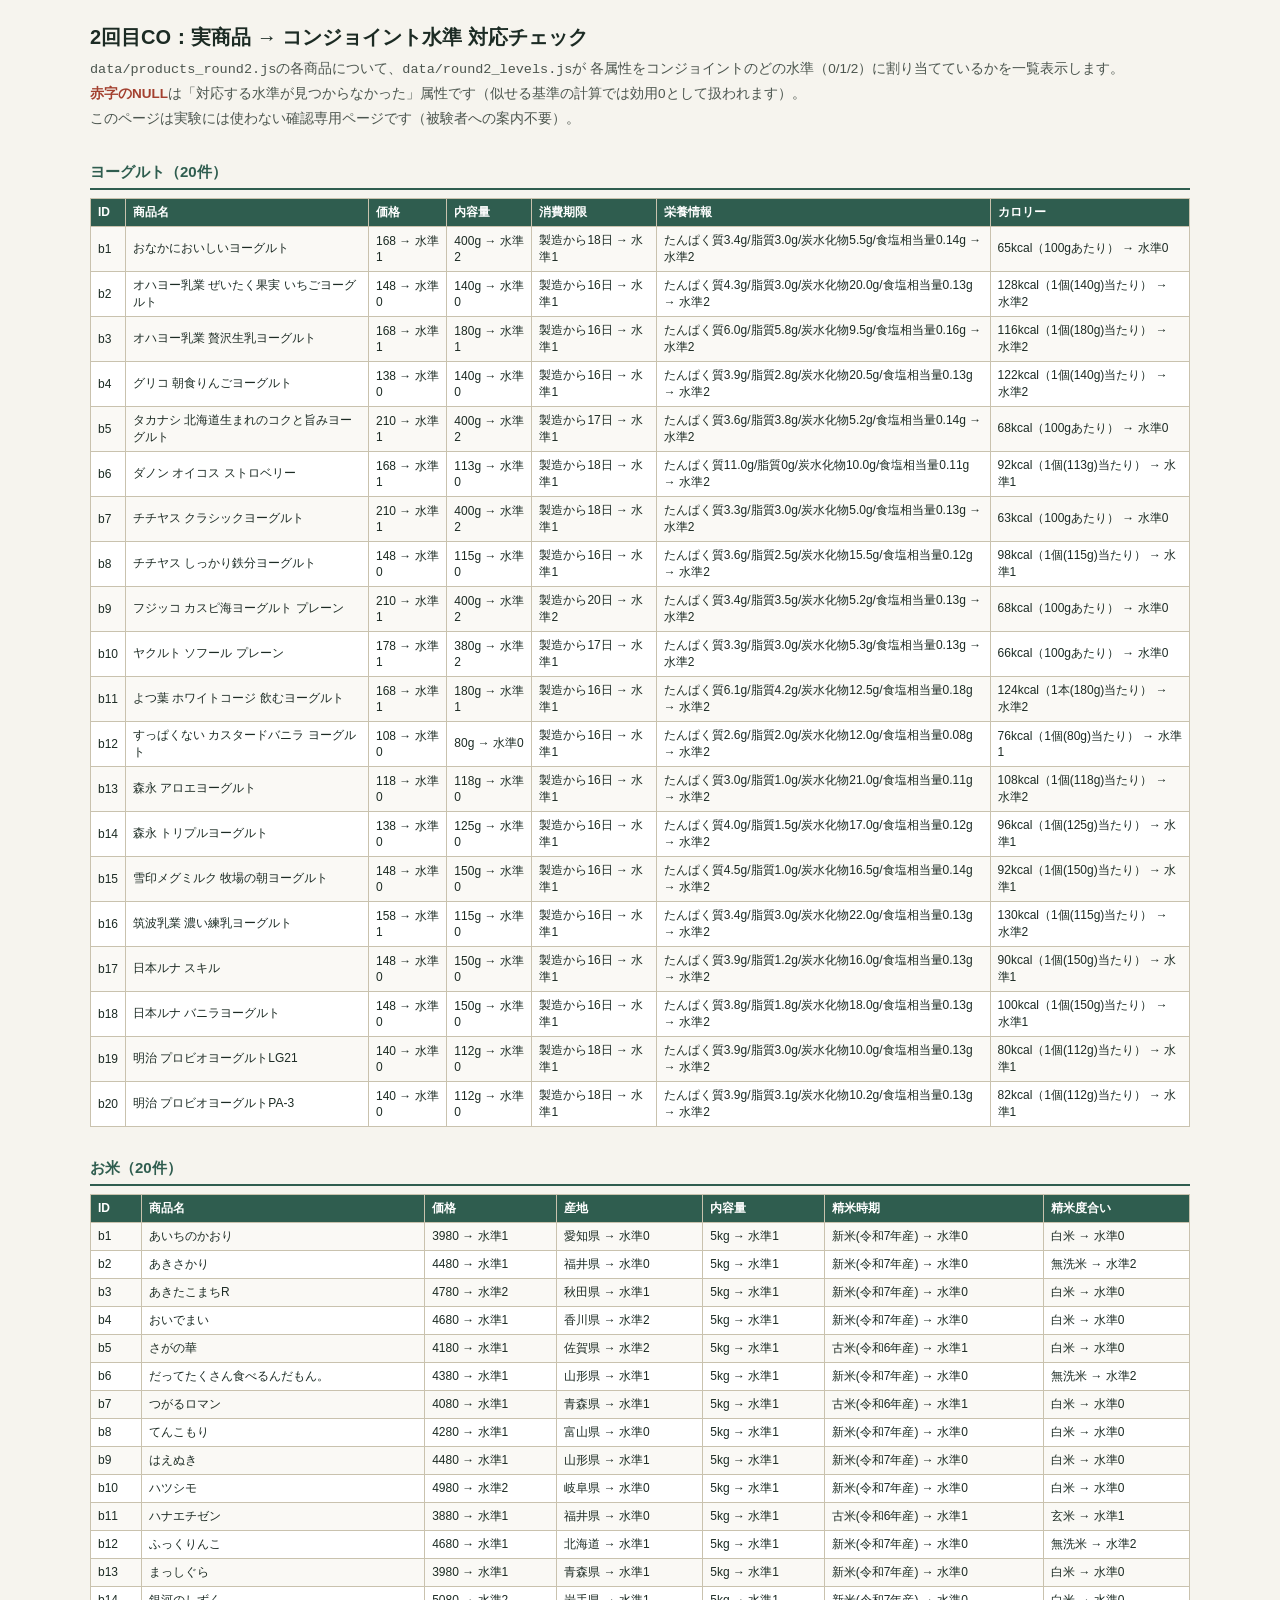
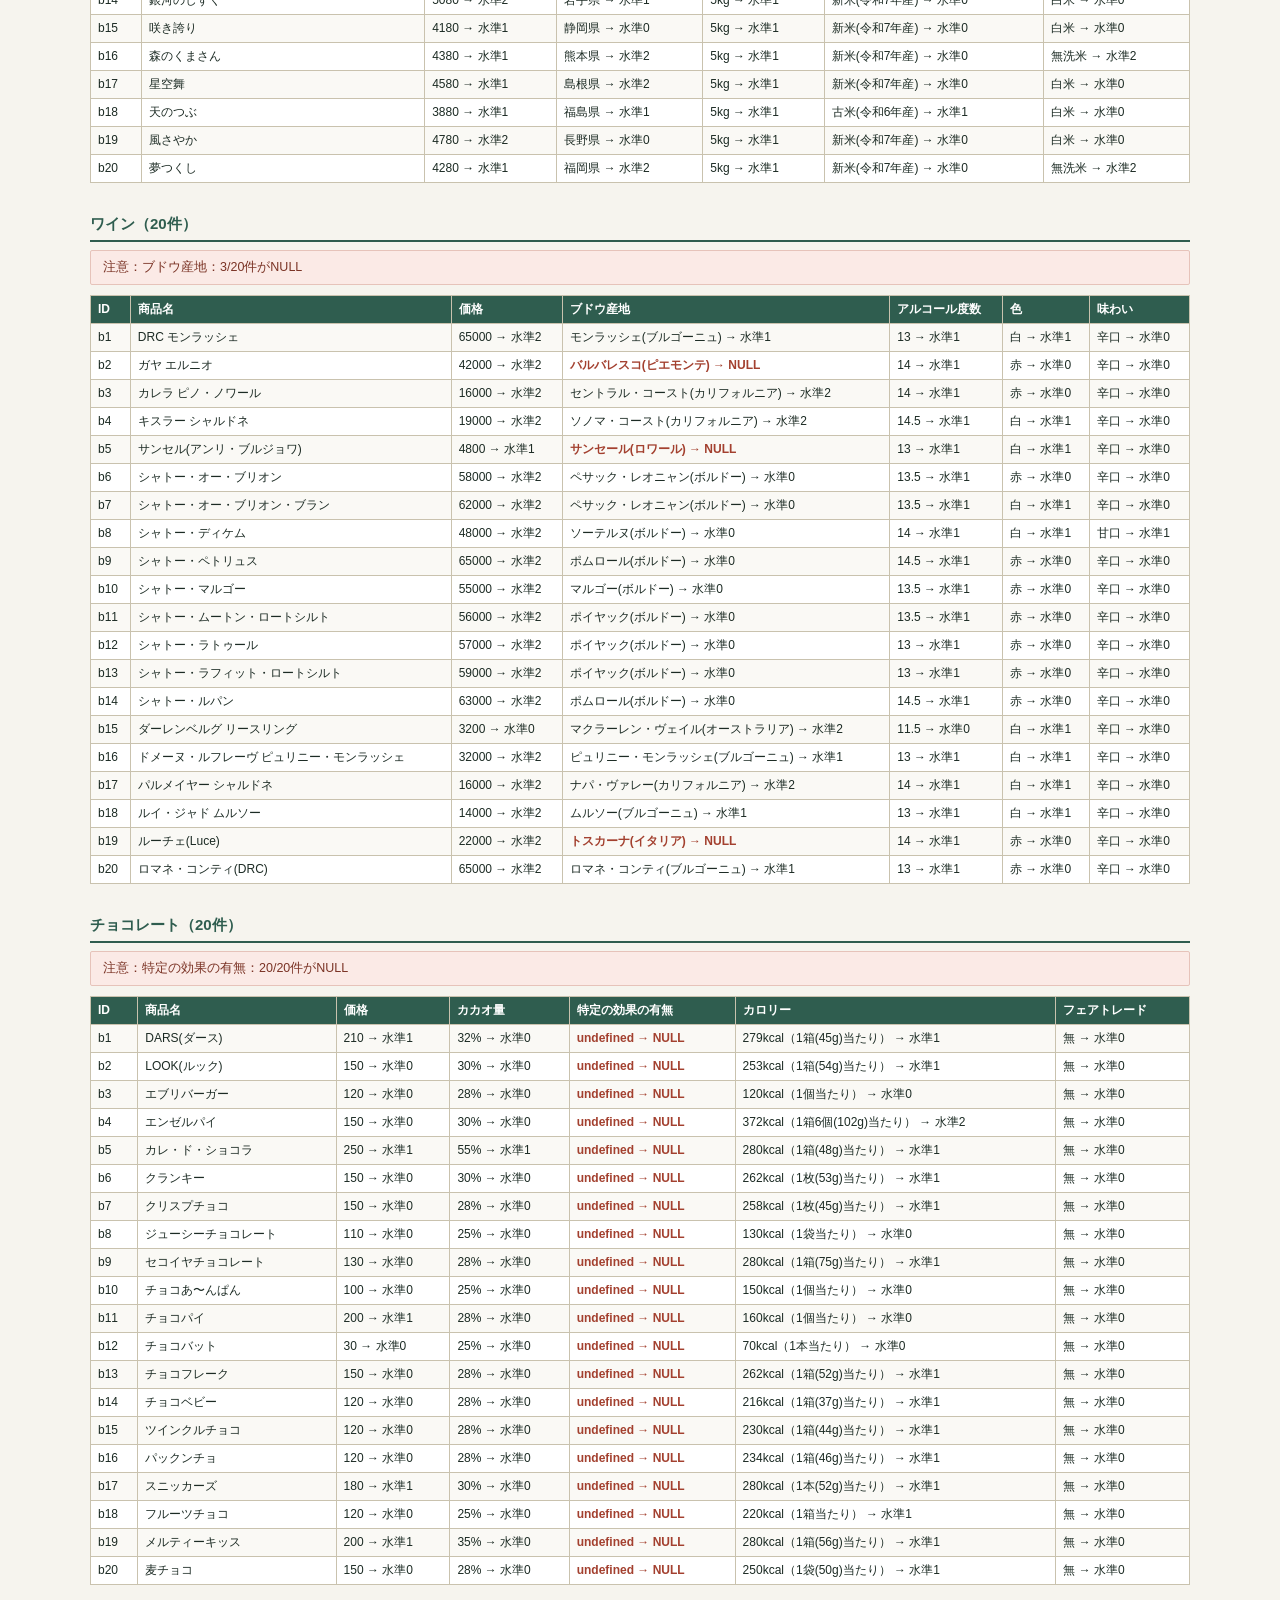
<file: verify/round2_levels.html>
<!DOCTYPE html>
<html lang="ja">
<head>
<meta charset="UTF-8">
<meta name="viewport" content="width=device-width, initial-scale=1.0">
<title>2回目CO：水準対応チェック</title>
<style>
  :root{ --ink:#1c2b24; --paper:#f6f4ee; --line:#c9c2ae; --accent:#2f5d4f; --warn:#a3402f; }
  *{ box-sizing:border-box; }
  body{
    margin:0; background:var(--paper); color:var(--ink);
    font-family:"Hiragino Sans","Yu Gothic",-apple-system,BlinkMacSystemFont,sans-serif;
    padding:24px 16px 60px;
  }
  .wrap{ max-width:1100px; margin:0 auto; }
  h1{ font-size:20px; margin:0 0 6px; }
  p.desc{ font-size:13.5px; color:#4b554e; line-height:1.8; margin:0 0 24px; }
  h2{
    font-size:15px; margin:32px 0 8px; padding-bottom:6px;
    border-bottom:2px solid var(--accent); color:var(--accent);
  }
  .summary{ font-size:12.5px; color:#7a3325; background:#fbeae6; border:1px solid #e6c3ba; padding:8px 12px; border-radius:2px; margin-bottom:10px; }
  table{ width:100%; border-collapse:collapse; font-size:12px; background:#fff; }
  th, td{ border:1px solid var(--line); padding:5px 7px; text-align:left; }
  th{ background:var(--accent); color:#fff; font-weight:600; }
  td.null{ color:var(--warn); font-weight:700; }
  tr:nth-child(even){ background:#faf9f5; }
</style>
</head>
<body>
  <div class="wrap">
    <h1>2回目CO：実商品 → コンジョイント水準 対応チェック</h1>
    <p class="desc">
      <code>data/products_round2.js</code>の各商品について、<code>data/round2_levels.js</code>が
      各属性をコンジョイントのどの水準（0/1/2）に割り当てているかを一覧表示します。<br>
      <span style="color:var(--warn);font-weight:700;">赤字のNULL</span>は「対応する水準が見つからなかった」属性です（似せる基準の計算では効用0として扱われます）。<br>
      このページは実験には使わない確認専用ページです（被験者への案内不要）。
    </p>
    <div id="output">読み込んでいます…</div>
  </div>

<script src="../data/products_round2.js"></script>
<script src="../data/round2_levels.js"></script>
<script>
  const GOOD_LABELS = { yogurt:'ヨーグルト', rice:'お米', wine:'ワイン', chocolate:'チョコレート' };
  const FIELD_DEFS = {
    yogurt: [['price','価格'],['volume','内容量'],['expiry','消費期限'],['nutrition','栄養情報'],['calorie','カロリー']],
    rice: [['price','価格'],['origin','産地'],['volume','内容量'],['harvest','精米時期'],['polish','精米度合い']],
    wine: [['price','価格'],['origin','ブドウ産地'],['abv','アルコール度数'],['color','色'],['taste','味わい']],
    chocolate: [['price','価格'],['cacao_percent','カカオ量'],['effect','特定の効果の有無'],['calorie','カロリー'],['fairtrade','フェアトレード']]
  };
  const output = document.getElementById('output');

  if(!window.PRODUCTS_ROUND2 || !window.Round2Levels){
    output.textContent = 'products_round2.js または round2_levels.js が読み込めませんでした。';
  } else {
    output.innerHTML = '';
    Object.keys(GOOD_LABELS).forEach(function(good){
      const items = window.PRODUCTS_ROUND2[good] || [];
      const fields = FIELD_DEFS[good];
      const nullCount = {};
      fields.forEach(function(f){ nullCount[f[0]] = 0; });

      const section = document.createElement('div');
      section.innerHTML = '<h2>' + GOOD_LABELS[good] + '（' + items.length + '件）</h2>';

      const table = document.createElement('table');
      let thead = '<tr><th>ID</th><th>商品名</th>';
      fields.forEach(function(f){ thead += '<th>' + f[1] + '</th>'; });
      thead += '</tr>';
      let rows = '';
      items.forEach(function(p){
        rows += '<tr><td>' + p.id + '</td><td>' + p.name + '</td>';
        fields.forEach(function(f){
          const key = f[0];
          const raw = p.attrs[key];
          const lvl = window.Round2Levels.getLevelIndex(good, key, raw);
          if(lvl === null){ nullCount[key]++; }
          rows += '<td' + (lvl === null ? ' class="null"' : '') + '>' +
                  raw + ' → ' + (lvl === null ? 'NULL' : ('水準' + lvl)) + '</td>';
        });
        rows += '</tr>';
      });
      table.innerHTML = thead + rows;
      section.appendChild(table);

      const nullSummary = fields
        .filter(function(f){ return nullCount[f[0]] > 0; })
        .map(function(f){ return f[1] + '：' + nullCount[f[0]] + '/' + items.length + '件がNULL'; });
      if(nullSummary.length){
        const summary = document.createElement('div');
        summary.className = 'summary';
        summary.textContent = '注意：' + nullSummary.join('／');
        section.insertBefore(summary, table);
      }

      output.appendChild(section);
    });
  }
</script>
</body>
</html>
</file>
<file: data/conjoint.css>
/* site2 コンジョイント画面のスタイル（班員作成のスタイルを流用） */
  :root {
    --bg: #f6f5f0;
    --surface: #ffffff;
    --ink: #26242f;
    --ink-soft: #6b6875;
    --accent: #6e5ec4;
    --accent-dark: #574aa0;
    --accent-soft: #ece8f9;
    --mint: #3fa796;
    --mint-soft: #e2f4f1;
    --border: #e3e1da;
    --danger: #c85c5c;
    --radius: 18px;
    --font-display: 'Zen Maru Gothic', 'Noto Sans JP', sans-serif;
    --font-body: 'Noto Sans JP', sans-serif;
  }

  * { box-sizing: border-box; }

  body {
    margin: 0;
    background: var(--bg);
    color: var(--ink);
    font-family: var(--font-body);
    line-height: 1.7;
    -webkit-font-smoothing: antialiased;
  }

  .app {
    max-width: 900px;
    margin: 0 auto;
    padding: 32px 20px 80px;
    min-height: 100vh;
  }

  .card {
    max-width: 640px;
    margin-left: auto;
    margin-right: auto;
  }

  #screen-conjoint .card {
    max-width: 900px;
  }

  header.top {
    display: flex;
    align-items: center;
    gap: 10px;
    margin-bottom: 28px;
  }

  .yogurt-mark {
    width: 34px; height: 34px;
    border-radius: 10px;
    background: linear-gradient(160deg, var(--accent), var(--mint));
    flex-shrink: 0;
  }

  header.top .title {
    font-family: var(--font-display);
    font-weight: 700;
    font-size: 15px;
    color: var(--ink-soft);
    letter-spacing: .02em;
  }

  .screen { display: none; animation: fadein .35s ease; }
  .screen.active { display: block; }

  @keyframes fadein {
    from { opacity: 0; transform: translateY(6px); }
    to { opacity: 1; transform: translateY(0); }
  }

  .card {
    background: var(--surface);
    border: 1px solid var(--border);
    border-radius: var(--radius);
    padding: 28px 24px;
    box-shadow: 0 1px 2px rgba(38,36,47,0.03);
  }

  h1 {
    font-family: var(--font-display);
    font-size: 24px;
    font-weight: 900;
    margin: 0 0 14px;
    line-height: 1.4;
  }

  h2 {
    font-family: var(--font-display);
    font-size: 18px;
    font-weight: 700;
    margin: 0 0 12px;
  }

  p { margin: 0 0 14px; color: var(--ink); }
  .muted { color: var(--ink-soft); font-size: 14px; }

  .field { margin-bottom: 20px; }
  .field label.q {
    display: block;
    font-weight: 700;
    font-size: 14px;
    margin-bottom: 8px;
  }

  .radio-group, .select-wrap { display: flex; flex-wrap: wrap; gap: 8px; }

  .radio-pill {
    border: 1px solid var(--border);
    background: var(--surface);
    border-radius: 999px;
    padding: 9px 16px;
    font-size: 14px;
    cursor: pointer;
    user-select: none;
    transition: all .15s ease;
  }
  .radio-pill:hover { border-color: var(--accent); }
  .radio-pill.selected {
    background: var(--accent);
    border-color: var(--accent);
    color: #fff;
    font-weight: 700;
  }

  select, input[type="text"], input[type="number"] {
    width: 100%;
    padding: 12px 14px;
    border: 1px solid var(--border);
    border-radius: 12px;
    font-size: 15px;
    font-family: var(--font-body);
    background: #fff;
    color: var(--ink);
  }
  select:focus, input:focus, .radio-pill:focus-visible, button:focus-visible {
    outline: 3px solid var(--accent-soft);
    outline-offset: 1px;
    border-color: var(--accent);
  }

  .btn {
    display: inline-flex;
    align-items: center;
    justify-content: center;
    gap: 8px;
    background: var(--accent);
    color: #fff;
    border: none;
    border-radius: 14px;
    padding: 14px 22px;
    font-size: 15px;
    font-weight: 700;
    font-family: var(--font-body);
    cursor: pointer;
    width: 100%;
    transition: background .15s ease, transform .1s ease;
  }
  .btn:hover { background: var(--accent-dark); }
  .btn:active { transform: scale(.99); }
  .btn:disabled { background: #c9c6d6; cursor: not-allowed; }
  .btn.secondary {
    background: transparent;
    color: var(--accent);
    border: 1px solid var(--accent);
  }
  .btn.secondary:hover { background: var(--accent-soft); }

  .consent-box {
    background: var(--accent-soft);
    border-radius: 12px;
    padding: 16px 18px;
    font-size: 13.5px;
    color: var(--ink);
    margin-bottom: 20px;
  }
  .consent-box ul { margin: 6px 0 0; padding-left: 18px; }
  .consent-box li { margin-bottom: 4px; }

  /* progress dots */
  .progress-wrap {
    display: flex;
    align-items: center;
    gap: 6px;
    margin-bottom: 22px;
  }
  .progress-dot {
    flex: 1;
    height: 6px;
    border-radius: 4px;
    background: var(--border);
    transition: background .25s ease;
  }
  .progress-dot.done { background: var(--mint); }
  .progress-dot.current { background: var(--accent); }
  .progress-label {
    font-size: 13px;
    color: var(--ink-soft);
    font-weight: 700;
    margin-bottom: 10px;
  }

  .versus {
    display: flex;
    align-items: center;
    justify-content: center;
    color: var(--ink-soft);
    font-family: var(--font-display);
    font-weight: 700;
    font-size: 13px;
    margin: 4px 0;
  }

  .options-grid {
    display: flex;
    flex-direction: column;
    gap: 12px;
    margin-bottom: 4px;
  }
  @media (min-width: 680px) {
    .options-grid {
      display: grid;
      grid-template-columns: repeat(3, 1fr);
      align-items: stretch;
    }
  }

  .option-card {
    border: 2px solid var(--border);
    border-radius: 16px;
    padding: 18px 18px 16px;
    cursor: pointer;
    transition: all .15s ease;
    background: #fff;
  }
  .option-card:hover { border-color: var(--accent); }
  .option-card.selected {
    border-color: var(--accent);
    background: var(--accent-soft);
  }
  .option-card .opt-label {
    font-family: var(--font-display);
    font-weight: 700;
    font-size: 13px;
    color: var(--accent);
    margin-bottom: 8px;
  }
  .nutrition-image-box {
    height: 190px;
    display: flex;
    align-items: center;
    justify-content: center;
    margin: 4px 0 10px;
    overflow: hidden;
    border-radius: 12px;
    background: var(--bg);
  }
  .nutrition-image-box img {
    height: 100%;
    width: 100%;
    object-fit: contain;
    display: block;
    border-radius: 12px;
  }
  .nutrition-image-empty {
    /* 「画像なし」でも高さを揃え、カードの見た目の差が結果に影響しないようにする */
    visibility: hidden;
  }
  .attr-row {
    display: flex;
    justify-content: space-between;
    font-size: 14.5px;
    padding: 5px 0;
    border-bottom: 1px dashed var(--border);
  }
  .attr-row:last-child { border-bottom: none; }
  .attr-row .k { color: var(--ink-soft); }
  .attr-row .v { font-weight: 700; }

  .set-question {
    text-align: center;
    font-weight: 700;
    font-size: 15px;
    margin-bottom: 16px;
  }

  .spinner {
    width: 34px; height: 34px;
    border: 4px solid var(--accent-soft);
    border-top-color: var(--accent);
    border-radius: 50%;
    margin: 20px auto;
    animation: spin .8s linear infinite;
  }
  @keyframes spin { to { transform: rotate(360deg); } }

  .result-type {
    font-family: var(--font-display);
    font-size: 26px;
    font-weight: 900;
    color: var(--accent-dark);
    text-align: center;
    margin: 6px 0 18px;
  }
  .result-badges { display: flex; gap: 8px; justify-content: center; margin-bottom: 18px; flex-wrap: wrap; }
  .badge {
    background: var(--mint-soft);
    color: #1f6e61;
    border-radius: 999px;
    padding: 6px 14px;
    font-size: 13px;
    font-weight: 700;
  }

  .error-box {
    background: #fbeaea;
    color: var(--danger);
    border-radius: 12px;
    padding: 14px 16px;
    font-size: 14px;
    margin-bottom: 16px;
  }

  footer.note {
    text-align: center;
    font-size: 12px;
    color: var(--ink-soft);
    margin-top: 24px;
  }

  .btn.small { width:auto; padding:10px 18px; font-size:14px; }
  .intro-steps { margin:0 0 18px; padding-left:20px; font-size:14px; }
  .intro-steps li { margin-bottom:6px; }
</file>
